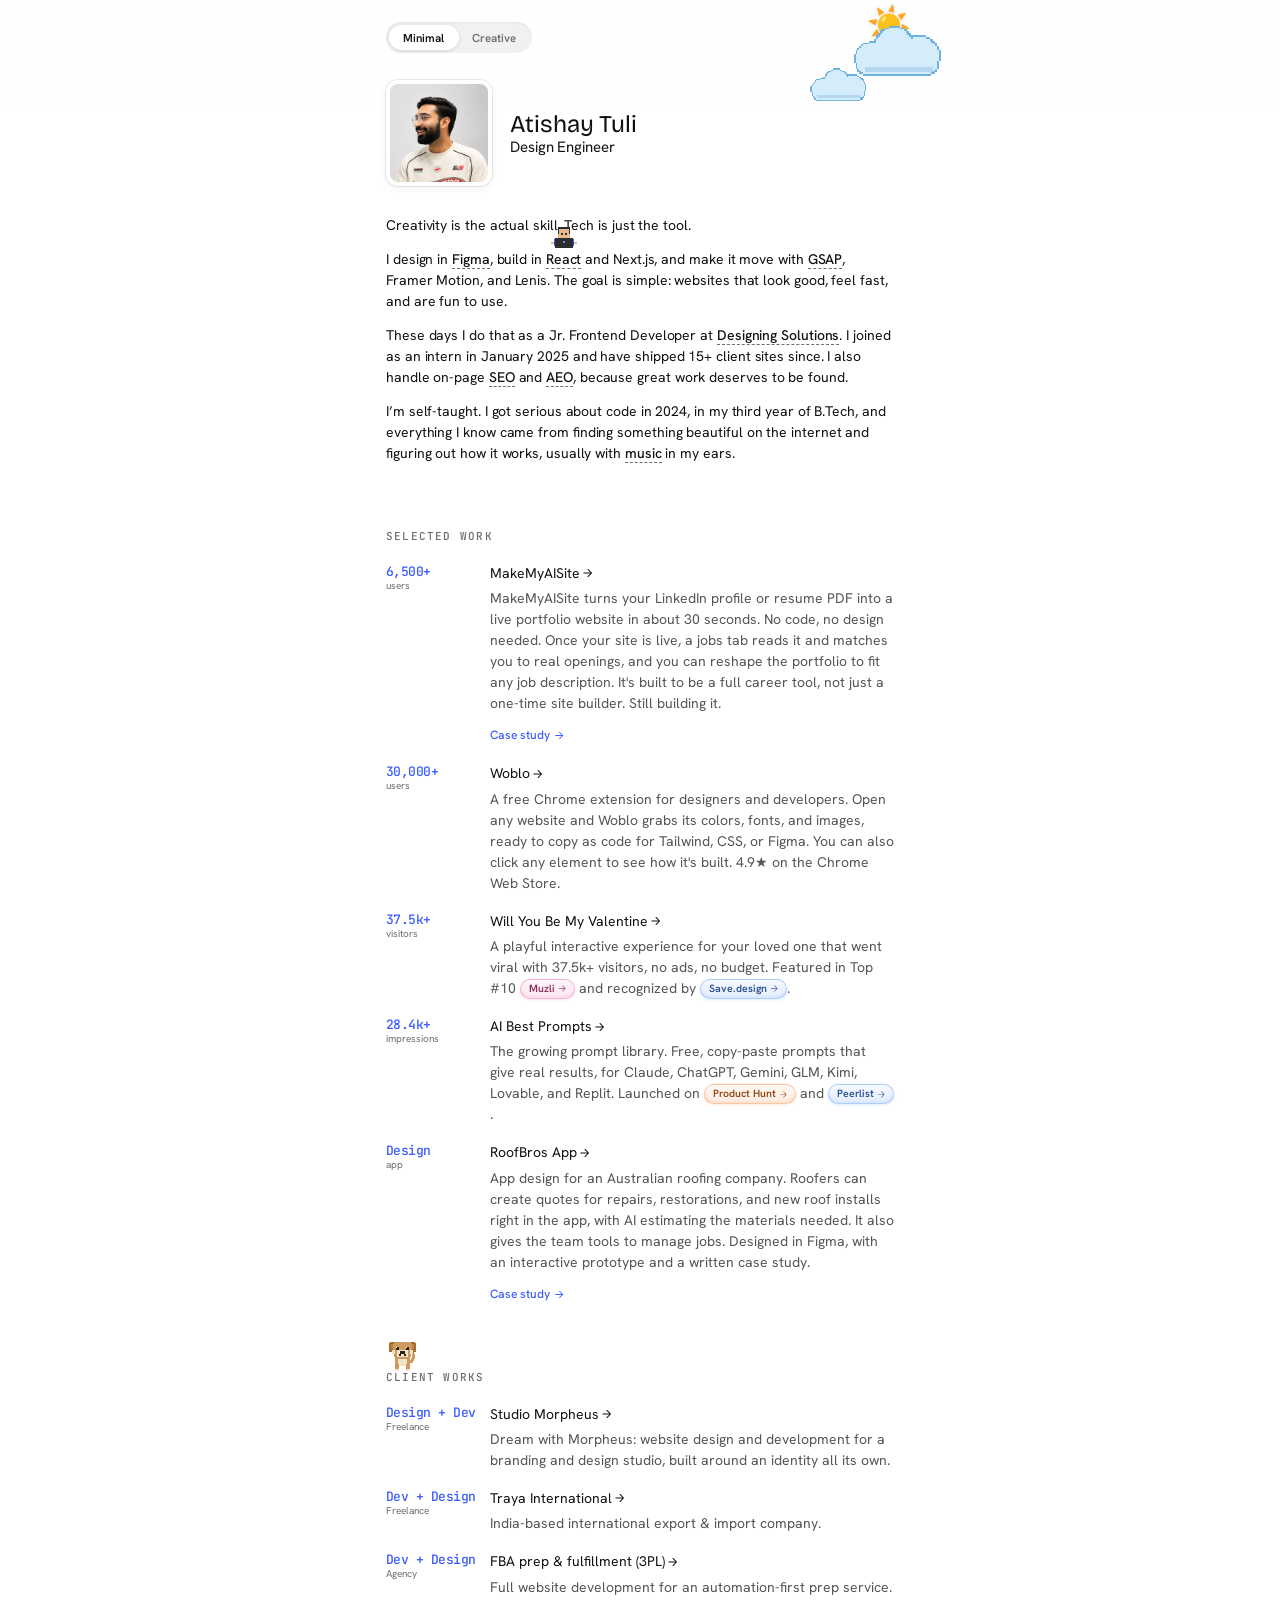
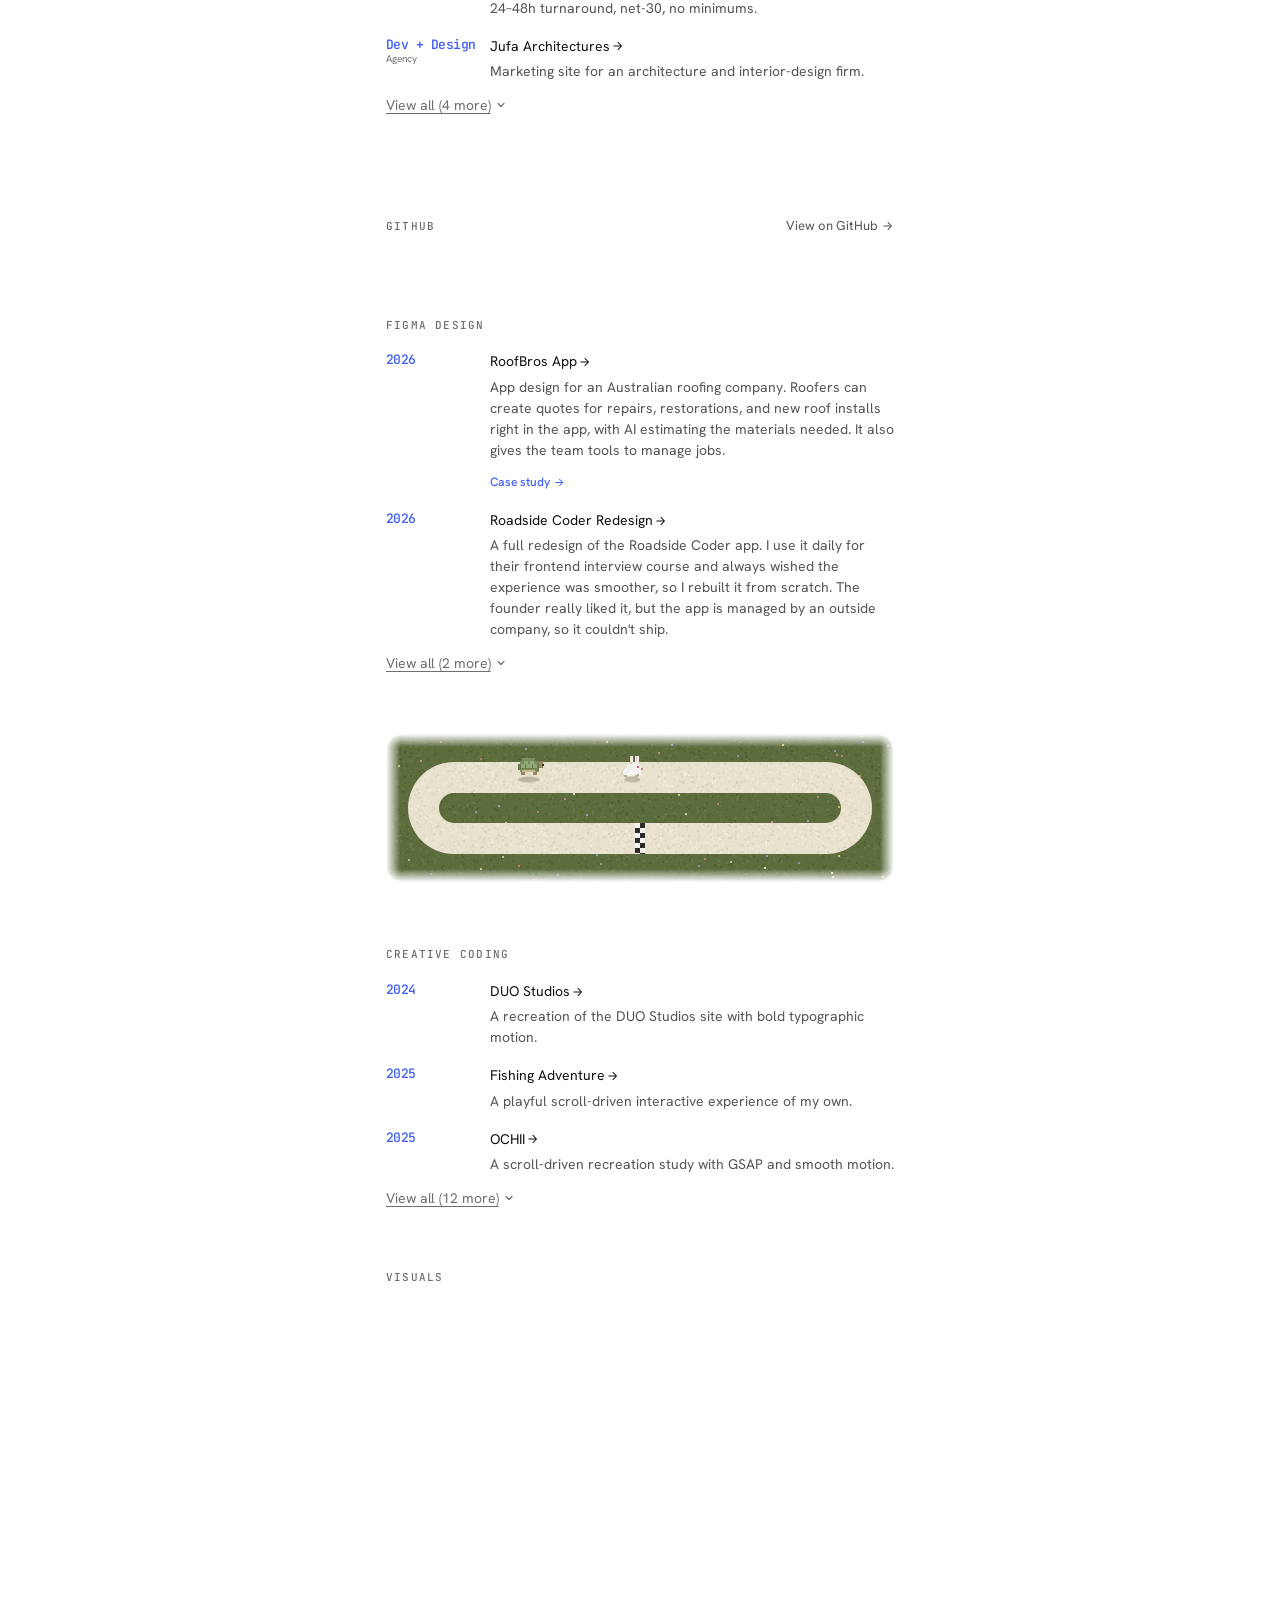
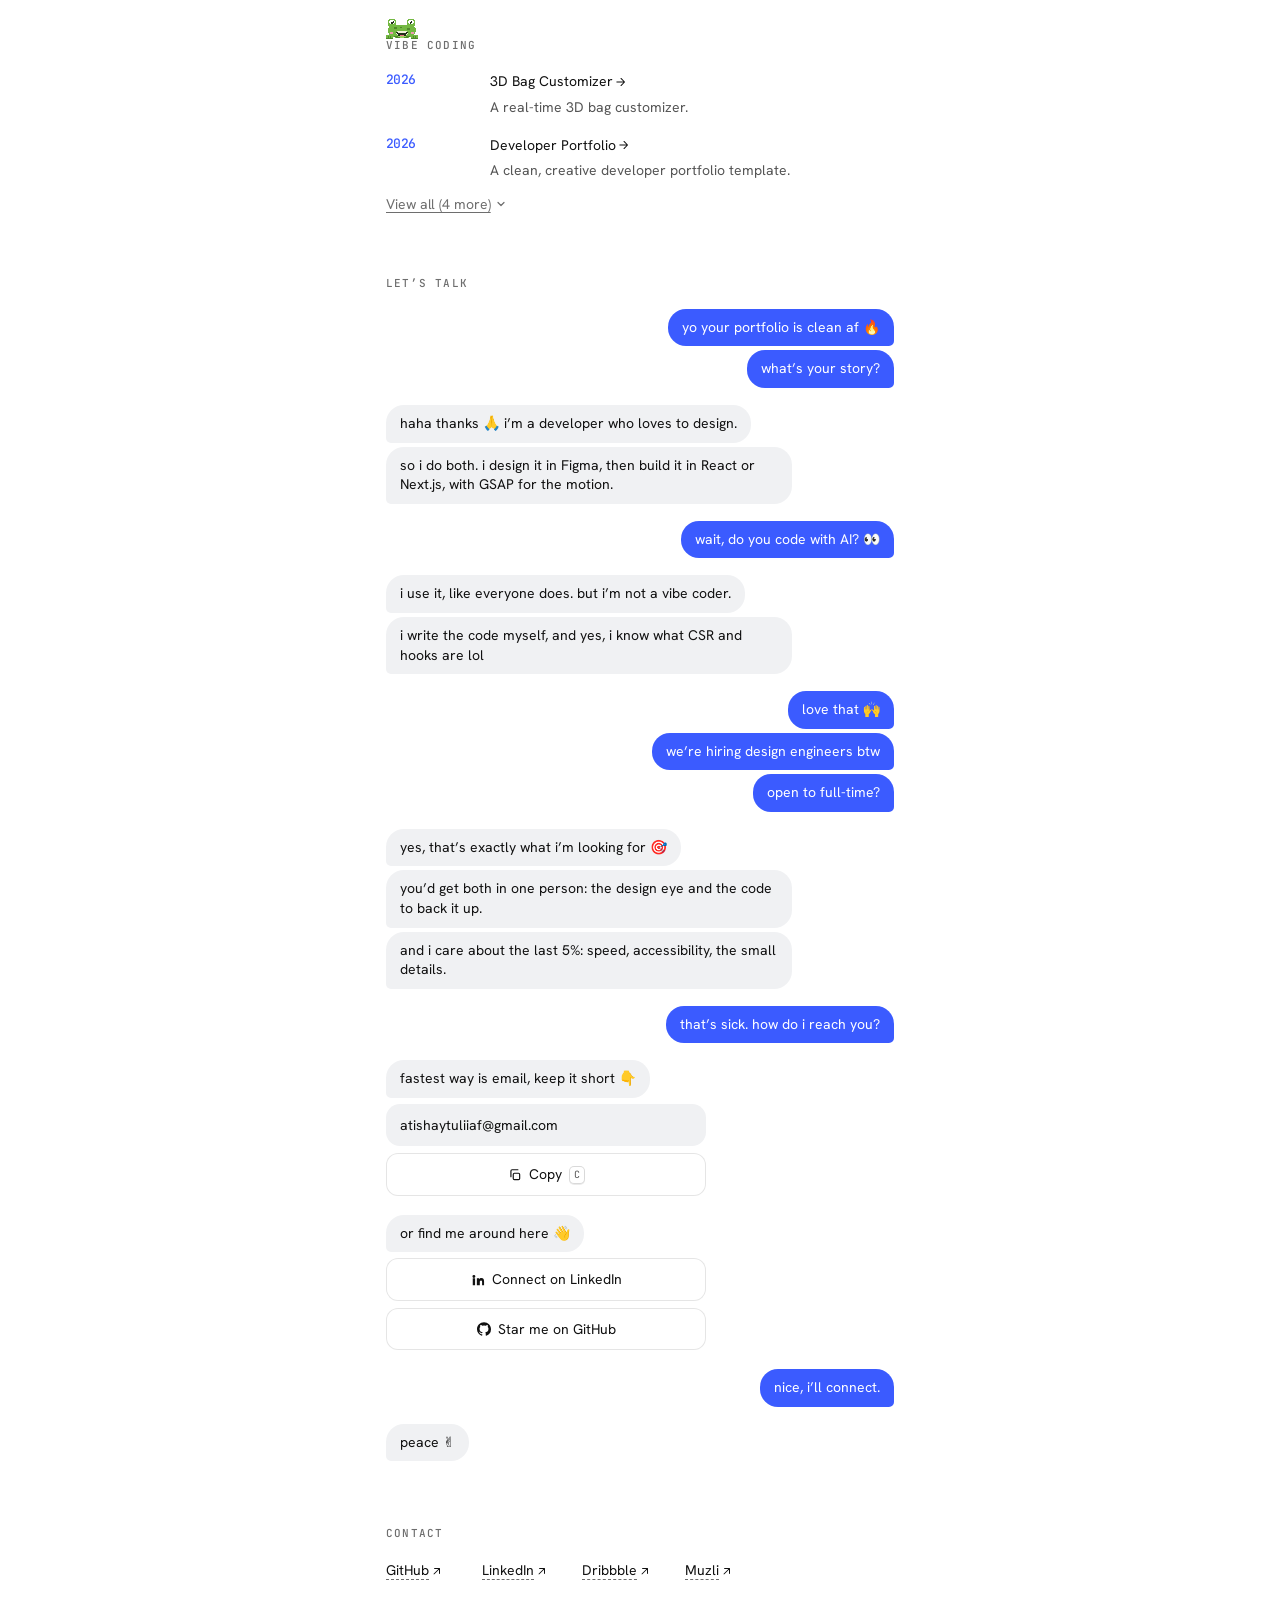
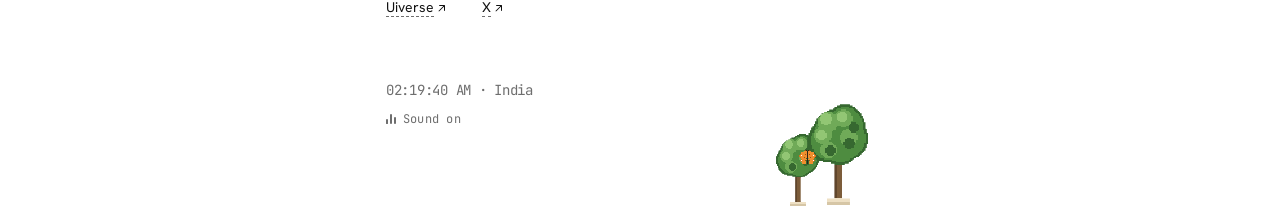
<file: index.html>
<!doctype html>
<html lang="en">
  <head>
    <meta charset="UTF-8" />
    <meta name="viewport" content="width=device-width, initial-scale=1" />
    <meta name="google-site-verification" content="LOUozVp54v3l2jfqAHTwyZ9s5MSRwTTTiTyPw17H6oQ" />
    <meta name="color-scheme" content="light dark" />
    <meta name="theme-color" content="#ffffff" media="(prefers-color-scheme: light)" />
    <meta name="theme-color" content="#0e0e12" media="(prefers-color-scheme: dark)" />
    <meta
      name="description"
      content="Atishay Tuli is a design engineer from India who designs in Figma, builds in React and Next.js, and animates with GSAP. Products used by 95,000+ people."
    />
    <meta
      name="keywords"
      content="Atishay Tuli, atishaytuli07, design engineer, design engineer portfolio, design engineer India, designer who codes, UI design, Figma, React, Next.js, GSAP, web animation, design systems"
    />
    <meta name="author" content="Atishay Tuli" />
    <meta name="robots" content="index, follow" />
    <meta
      property="og:title"
      content="Atishay Tuli · Design Engineer"
    />
    <meta
      property="og:description"
      content="Design engineer from India. I design in Figma, build in React and Next.js, and make it move with GSAP. 95,000+ people use what I ship."
    />
    <meta
      property="og:image"
      content="https://www.creativeatishay.in/images/og-image.png"
    />
    <meta property="og:image:width" content="1200" />
    <meta property="og:image:height" content="630" />
    <meta
      property="og:image:alt"
      content="Atishay Tuli, Design Engineer"
    />
    <meta property="og:url" content="https://www.creativeatishay.in" />
    <meta property="og:type" content="profile" />
    <meta property="og:site_name" content="Atishay Tuli" />
    <meta property="og:locale" content="en_IN" />
    <meta property="profile:first_name" content="Atishay" />
    <meta property="profile:last_name" content="Tuli" />
    <meta property="profile:username" content="atishaytuli07" />
    <meta name="twitter:card" content="summary_large_image" />
    <meta name="twitter:site" content="@atishaytuli07" />
    <meta name="twitter:creator" content="@atishaytuli07" />
    <meta
      name="twitter:title"
      content="Atishay Tuli · Design Engineer"
    />
    <meta
      name="twitter:description"
      content="Design engineer from India. I design in Figma, build in React and Next.js, and make it move with GSAP. 95,000+ people use what I ship."
    />
    <meta
      name="twitter:image"
      content="https://www.creativeatishay.in/images/og-image.png"
    />
    <title>Atishay Tuli · Design Engineer</title>
    <link rel="canonical" href="https://www.creativeatishay.in" />
    <link rel="icon" href="./images/favicon.png" type="image/png" />
    <link rel="apple-touch-icon" href="./images/favicon.png" />
    <link rel="stylesheet" href="./styles/style.css" />
    <!-- LCP element: the avatar is a CSS background-image, so the browser can't
         discover it until app.css parses. Preload it high-priority so it starts
         with the document -> the largest paint lands far sooner. -->
    <link rel="preload" as="image" href="./images/01.webp" fetchpriority="high" />
    <!-- Signature type system: Hanken Grotesk (body), Bricolage Grotesque
         (display), JetBrains Mono (metrics). Self-hosted (latin subset) so the
         fonts are on our own origin instead of the third-party critical path.
         Preload the two the above-the-fold text needs so they start with the
         document, not after the CSS parses. -->
    <link rel="preload" href="./fonts/hanken-grotesk-400.woff2" as="font" type="font/woff2" crossorigin />
    <link rel="preload" href="./fonts/bricolage-grotesque-400_800.woff2" as="font" type="font/woff2" crossorigin />
    <link rel="stylesheet" href="./styles/fonts.css" />

    <!-- Overrides: only the few things specific to this site (avatar image,
         making static project items visible since there is no JS animation). -->
    <link rel="stylesheet" href="./styles/app.css" />

    <!-- JSON-LD Structured Data -->
    <script type="application/ld+json">
      {
        "@context": "https://schema.org",
        "@type": "ProfilePage",
        "@id": "https://www.creativeatishay.in/#profile",
        "url": "https://www.creativeatishay.in",
        "name": "Atishay Tuli · Design Engineer",
        "dateModified": "2026-10-24",
        "mainEntity": {
          "@type": "Person",
          "@id": "https://www.creativeatishay.in/#person",
          "name": "Atishay Tuli",
          "alternateName": [
            "atishay",
            "atishaytuli",
            "atishaytuli07"
          ],
          "jobTitle": "Design Engineer",
          "hasOccupation": {
            "@type": "Occupation",
            "name": "Design Engineer",
            "occupationLocation": {
              "@type": "Country",
              "name": "India"
            },
            "skills": "UI design, Figma, design systems, React, Next.js, GSAP, web animation"
          },
          "description": "Atishay Tuli is a design engineer from India who designs interfaces in Figma and builds them in React and Next.js, with motion in GSAP. Jr. Frontend Developer at Designing Solutions since January 2025, with 15+ client sites shipped and products used by 95,000+ people.",
          "worksFor": {
            "@type": "Organization",
            "name": "Designing Solutions",
            "url": "https://www.designingsolutions.co.in"
          },
          "homeLocation": {
            "@type": "Country",
            "name": "India"
          },
          "url": "https://www.creativeatishay.in",
          "image": "https://www.creativeatishay.in/images/01.webp",
          "email": "mailto:atishaytuliiaf@gmail.com",
          "sameAs": [
            "https://github.com/atishaytuli07",
            "https://www.linkedin.com/in/atishaytuli07/",
            "https://x.com/atishaytuli07",
            "https://dribbble.com/atishaytuli07"
          ],
          "knowsAbout": [
            "Design Engineering",
            "UI Design",
            "Figma",
            "Design Systems",
            "Prototyping",
            "Frontend Development",
            "React",
            "Next.js",
            "GSAP",
            "Framer Motion",
            "Web Animation",
            "Tailwind CSS",
            "SEO",
            "Answer Engine Optimization"
          ]
        }
      }
    </script>
  </head>

  <body class="site-body">
    <a class="skip-link" href="#content">Skip to content</a>
    <svg width="0" height="0" aria-hidden="true" style="position:absolute;overflow:hidden"><symbol id="i-arrow" viewBox="0 0 12 12"><path d="M3.5 3C3.22386 3 3 3.22386 3 3.5C3 3.77614 3.22386 4 3.5 4V3ZM8.5 3.5H9C9 3.22386 8.77614 3 8.5 3V3.5ZM8 8.5C8 8.77614 8.22386 9 8.5 9C8.77614 9 9 8.77614 9 8.5H8ZM2.64645 8.64645C2.45118 8.84171 2.45118 9.15829 2.64645 9.35355C2.84171 9.54882 3.15829 9.54882 3.35355 9.35355L2.64645 8.64645ZM3.5 4H8.5V3H3.5V4ZM8 3.5V8.5H9V3.5H8ZM8.14645 3.14645L2.64645 8.64645L3.35355 9.35355L8.85355 3.85355L8.14645 3.14645Z" transform="rotate(45 6 6)"/></symbol></svg>
    <div class="page-shell">
      <main id="content" class="homepage" tabindex="-1">
        <!-- Mode toggle -->
        <div class="mode-toggle" role="group" aria-label="View mode">
          <span class="mode-thumb" aria-hidden="true"></span>
          <button
            class="mode-btn is-active"
            data-mode="minimal"
            type="button"
            aria-pressed="true"
          >
            Minimal
          </button>
          <button
            class="mode-btn"
            data-mode="creative"
            type="button"
            aria-pressed="false"
          >
            Creative
          </button>
        </div>
        <!-- Creative mode (shown only when toggled) -->
        <div class="creative-only">
          <section class="creative-hero">
            <div class="ch-top">
              <p class="ch-role">
                Design Engineer<br />2026 &middot; open to work
              </p>
            </div>
            <p class="ch-name"><span>Atishay</span><span>Tuli</span></p>
            <p class="ch-tag">I design it, build it, and make it move.</p>
            <p class="ch-blurb">
              Self-taught design engineer. My products have reached 95,000+
              people, and I&rsquo;ve built sites for clients across the globe.
              All designed and coded by me.
            </p>
            <span class="birds-nest" aria-hidden="true">
                <span class="bn-nest-back"><svg viewBox="0 0 72 30"><rect x="12" y="12" width="1" height="1" fill="#7e5f32"/><rect x="11" y="12" width="1" height="1" fill="#7e5f32"/><rect x="10" y="12" width="1" height="1" fill="#7e5f32"/><rect x="9" y="12" width="1" height="1" fill="#7e5f32"/><rect x="8" y="11" width="1" height="1" fill="#7e5f32"/><rect x="7" y="11" width="1" height="1" fill="#7e5f32"/><rect x="6" y="11" width="1" height="1" fill="#7e5f32"/><rect x="60" y="12" width="1" height="1" fill="#7e5f32"/><rect x="61" y="12" width="1" height="1" fill="#7e5f32"/><rect x="62" y="12" width="1" height="1" fill="#7e5f32"/><rect x="63" y="12" width="1" height="1" fill="#7e5f32"/><rect x="64" y="11" width="1" height="1" fill="#7e5f32"/><rect x="65" y="11" width="1" height="1" fill="#7e5f32"/><rect x="66" y="11" width="1" height="1" fill="#7e5f32"/><rect x="13" y="16" width="1" height="1" fill="#7e5f32"/><rect x="12" y="16" width="1" height="1" fill="#7e5f32"/><rect x="11" y="16" width="1" height="1" fill="#7e5f32"/><rect x="10" y="16" width="1" height="1" fill="#7e5f32"/><rect x="9" y="15" width="1" height="1" fill="#7e5f32"/><rect x="8" y="15" width="1" height="1" fill="#7e5f32"/><rect x="7" y="15" width="1" height="1" fill="#7e5f32"/><rect x="6" y="15" width="1" height="1" fill="#7e5f32"/><rect x="5" y="15" width="1" height="1" fill="#7e5f32"/><rect x="59" y="16" width="1" height="1" fill="#7e5f32"/><rect x="60" y="16" width="1" height="1" fill="#7e5f32"/><rect x="61" y="16" width="1" height="1" fill="#7e5f32"/><rect x="62" y="16" width="1" height="1" fill="#7e5f32"/><rect x="63" y="15" width="1" height="1" fill="#7e5f32"/><rect x="64" y="15" width="1" height="1" fill="#7e5f32"/><rect x="65" y="15" width="1" height="1" fill="#7e5f32"/><rect x="66" y="15" width="1" height="1" fill="#7e5f32"/><rect x="67" y="15" width="1" height="1" fill="#7e5f32"/><rect x="17" y="20" width="1" height="1" fill="#7e5f32"/><rect x="16" y="20" width="1" height="1" fill="#7e5f32"/><rect x="15" y="20" width="1" height="1" fill="#7e5f32"/><rect x="14" y="20" width="1" height="1" fill="#7e5f32"/><rect x="13" y="19" width="1" height="1" fill="#7e5f32"/><rect x="12" y="19" width="1" height="1" fill="#7e5f32"/><rect x="11" y="19" width="1" height="1" fill="#7e5f32"/><rect x="55" y="20" width="1" height="1" fill="#7e5f32"/><rect x="56" y="20" width="1" height="1" fill="#7e5f32"/><rect x="57" y="20" width="1" height="1" fill="#7e5f32"/><rect x="58" y="20" width="1" height="1" fill="#7e5f32"/><rect x="59" y="19" width="1" height="1" fill="#7e5f32"/><rect x="60" y="19" width="1" height="1" fill="#7e5f32"/><rect x="61" y="19" width="1" height="1" fill="#7e5f32"/><rect x="22" y="23" width="1" height="1" fill="#7e5f32"/><rect x="21" y="23" width="1" height="1" fill="#7e5f32"/><rect x="20" y="23" width="1" height="1" fill="#7e5f32"/><rect x="19" y="23" width="1" height="1" fill="#7e5f32"/><rect x="18" y="22" width="1" height="1" fill="#7e5f32"/><rect x="17" y="22" width="1" height="1" fill="#7e5f32"/><rect x="50" y="23" width="1" height="1" fill="#7e5f32"/><rect x="51" y="23" width="1" height="1" fill="#7e5f32"/><rect x="52" y="23" width="1" height="1" fill="#7e5f32"/><rect x="53" y="23" width="1" height="1" fill="#7e5f32"/><rect x="54" y="22" width="1" height="1" fill="#7e5f32"/><rect x="55" y="22" width="1" height="1" fill="#7e5f32"/><rect x="10" y="8" width="52" height="2" fill="#d8b876"/><rect x="10" y="10" width="52" height="2" fill="#d8b876"/><rect x="10" y="12" width="52" height="2" fill="#d8b876"/><rect x="12" y="14" width="48" height="2" fill="#d8b876"/><rect x="12" y="16" width="48" height="2" fill="#d8b876"/><rect x="14" y="18" width="44" height="2" fill="#bd9a55"/><rect x="16" y="20" width="40" height="2" fill="#bd9a55"/><rect x="18" y="22" width="36" height="2" fill="#bd9a55"/><rect x="20" y="24" width="32" height="2" fill="#9c7a42"/><rect x="24" y="26" width="24" height="2" fill="#9c7a42"/><rect x="17" y="8" width="38" height="2" fill="#6f5230"/><rect x="17" y="10" width="38" height="2" fill="#6f5230"/><rect x="11" y="8" width="3" height="1" fill="#eedaa6"/><rect x="15" y="8" width="4" height="1" fill="#bd9a55"/><rect x="20" y="8" width="5" height="1" fill="#9c7a42"/><rect x="26" y="8" width="3" height="1" fill="#eedaa6"/><rect x="30" y="8" width="4" height="1" fill="#d8b876"/><rect x="35" y="8" width="5" height="1" fill="#bd9a55"/><rect x="41" y="8" width="3" height="1" fill="#eedaa6"/><rect x="45" y="8" width="4" height="1" fill="#bd9a55"/><rect x="50" y="8" width="5" height="1" fill="#9c7a42"/><rect x="56" y="8" width="3" height="1" fill="#eedaa6"/><rect x="11" y="10" width="4" height="1" fill="#9c7a42"/><rect x="16" y="10" width="5" height="1" fill="#eedaa6"/><rect x="22" y="10" width="3" height="1" fill="#d8b876"/><rect x="26" y="10" width="4" height="1" fill="#bd9a55"/><rect x="31" y="10" width="5" height="1" fill="#eedaa6"/><rect x="37" y="10" width="3" height="1" fill="#bd9a55"/><rect x="41" y="10" width="4" height="1" fill="#9c7a42"/><rect x="46" y="10" width="5" height="1" fill="#eedaa6"/><rect x="52" y="10" width="3" height="1" fill="#d8b876"/><rect x="56" y="10" width="4" height="1" fill="#bd9a55"/><rect x="11" y="12" width="5" height="1" fill="#d8b876"/><rect x="17" y="12" width="3" height="1" fill="#bd9a55"/><rect x="21" y="12" width="4" height="1" fill="#eedaa6"/><rect x="26" y="12" width="5" height="1" fill="#bd9a55"/><rect x="32" y="12" width="3" height="1" fill="#9c7a42"/><rect x="36" y="12" width="4" height="1" fill="#eedaa6"/><rect x="41" y="12" width="5" height="1" fill="#d8b876"/><rect x="47" y="12" width="3" height="1" fill="#bd9a55"/><rect x="51" y="12" width="4" height="1" fill="#eedaa6"/><rect x="56" y="12" width="5" height="1" fill="#bd9a55"/><rect x="13" y="14" width="3" height="1" fill="#eedaa6"/><rect x="17" y="14" width="4" height="1" fill="#bd9a55"/><rect x="22" y="14" width="5" height="1" fill="#9c7a42"/><rect x="28" y="14" width="3" height="1" fill="#eedaa6"/><rect x="32" y="14" width="4" height="1" fill="#d8b876"/><rect x="37" y="14" width="5" height="1" fill="#bd9a55"/><rect x="43" y="14" width="3" height="1" fill="#eedaa6"/><rect x="47" y="14" width="4" height="1" fill="#bd9a55"/><rect x="52" y="14" width="5" height="1" fill="#9c7a42"/><rect x="13" y="16" width="4" height="1" fill="#9c7a42"/><rect x="18" y="16" width="5" height="1" fill="#eedaa6"/><rect x="24" y="16" width="3" height="1" fill="#d8b876"/><rect x="28" y="16" width="4" height="1" fill="#bd9a55"/><rect x="33" y="16" width="5" height="1" fill="#eedaa6"/><rect x="39" y="16" width="3" height="1" fill="#bd9a55"/><rect x="43" y="16" width="4" height="1" fill="#9c7a42"/><rect x="48" y="16" width="5" height="1" fill="#eedaa6"/><rect x="54" y="16" width="3" height="1" fill="#d8b876"/><rect x="15" y="18" width="5" height="1" fill="#d8b876"/><rect x="21" y="18" width="3" height="1" fill="#bd9a55"/><rect x="25" y="18" width="4" height="1" fill="#eedaa6"/><rect x="30" y="18" width="5" height="1" fill="#bd9a55"/><rect x="36" y="18" width="3" height="1" fill="#9c7a42"/><rect x="40" y="18" width="4" height="1" fill="#eedaa6"/><rect x="45" y="18" width="5" height="1" fill="#d8b876"/><rect x="51" y="18" width="3" height="1" fill="#bd9a55"/><rect x="55" y="18" width="2" height="1" fill="#eedaa6"/><rect x="17" y="20" width="3" height="1" fill="#eedaa6"/><rect x="21" y="20" width="4" height="1" fill="#bd9a55"/><rect x="26" y="20" width="5" height="1" fill="#9c7a42"/><rect x="32" y="20" width="3" height="1" fill="#eedaa6"/><rect x="36" y="20" width="4" height="1" fill="#d8b876"/><rect x="41" y="20" width="5" height="1" fill="#bd9a55"/><rect x="47" y="20" width="3" height="1" fill="#eedaa6"/><rect x="51" y="20" width="4" height="1" fill="#bd9a55"/><rect x="19" y="22" width="4" height="1" fill="#9c7a42"/><rect x="24" y="22" width="5" height="1" fill="#eedaa6"/><rect x="30" y="22" width="3" height="1" fill="#d8b876"/><rect x="34" y="22" width="4" height="1" fill="#bd9a55"/><rect x="39" y="22" width="5" height="1" fill="#eedaa6"/><rect x="45" y="22" width="3" height="1" fill="#bd9a55"/><rect x="49" y="22" width="4" height="1" fill="#9c7a42"/><rect x="21" y="24" width="5" height="1" fill="#d8b876"/><rect x="27" y="24" width="3" height="1" fill="#bd9a55"/><rect x="31" y="24" width="4" height="1" fill="#eedaa6"/><rect x="36" y="24" width="5" height="1" fill="#bd9a55"/><rect x="42" y="24" width="3" height="1" fill="#9c7a42"/><rect x="46" y="24" width="4" height="1" fill="#eedaa6"/><rect x="25" y="26" width="3" height="1" fill="#eedaa6"/><rect x="29" y="26" width="4" height="1" fill="#bd9a55"/><rect x="34" y="26" width="5" height="1" fill="#9c7a42"/><rect x="40" y="26" width="3" height="1" fill="#eedaa6"/><rect x="44" y="26" width="3" height="1" fill="#d8b876"/><rect x="13" y="9" width="1" height="1" fill="#7e5f32"/><rect x="13" y="8" width="1" height="1" fill="#7e5f32"/><rect x="13" y="7" width="1" height="1" fill="#7e5f32"/><rect x="13" y="6" width="1" height="1" fill="#7e5f32"/><rect x="18" y="9" width="1" height="1" fill="#9c7a42"/><rect x="18" y="8" width="1" height="1" fill="#9c7a42"/><rect x="18" y="7" width="1" height="1" fill="#9c7a42"/><rect x="18" y="6" width="1" height="1" fill="#9c7a42"/><rect x="18" y="5" width="1" height="1" fill="#9c7a42"/><rect x="23" y="9" width="1" height="1" fill="#7e5f32"/><rect x="23" y="8" width="1" height="1" fill="#7e5f32"/><rect x="23" y="7" width="1" height="1" fill="#7e5f32"/><rect x="29" y="9" width="1" height="1" fill="#7e5f32"/><rect x="29" y="8" width="1" height="1" fill="#7e5f32"/><rect x="29" y="7" width="1" height="1" fill="#7e5f32"/><rect x="29" y="6" width="1" height="1" fill="#7e5f32"/><rect x="29" y="5" width="1" height="1" fill="#7e5f32"/><rect x="30" y="4" width="1" height="1" fill="#7e5f32"/><rect x="35" y="9" width="1" height="1" fill="#7e5f32"/><rect x="35" y="8" width="1" height="1" fill="#7e5f32"/><rect x="35" y="7" width="1" height="1" fill="#7e5f32"/><rect x="35" y="6" width="1" height="1" fill="#7e5f32"/><rect x="41" y="9" width="1" height="1" fill="#7e5f32"/><rect x="41" y="8" width="1" height="1" fill="#7e5f32"/><rect x="41" y="7" width="1" height="1" fill="#7e5f32"/><rect x="41" y="6" width="1" height="1" fill="#7e5f32"/><rect x="41" y="5" width="1" height="1" fill="#7e5f32"/><rect x="46" y="9" width="1" height="1" fill="#9c7a42"/><rect x="46" y="8" width="1" height="1" fill="#9c7a42"/><rect x="46" y="7" width="1" height="1" fill="#9c7a42"/><rect x="52" y="9" width="1" height="1" fill="#9c7a42"/><rect x="52" y="8" width="1" height="1" fill="#9c7a42"/><rect x="52" y="7" width="1" height="1" fill="#9c7a42"/><rect x="52" y="6" width="1" height="1" fill="#9c7a42"/><rect x="52" y="5" width="1" height="1" fill="#9c7a42"/><rect x="57" y="9" width="1" height="1" fill="#7e5f32"/><rect x="57" y="8" width="1" height="1" fill="#7e5f32"/><rect x="57" y="7" width="1" height="1" fill="#7e5f32"/></svg></span>
                <span class="bn-baby bn-baby-1"><span class="bn-strip"></span></span>
                <span class="bn-worm" aria-hidden="true"><svg viewBox="0 0 10 12"><rect x="4" y="0" width="3" height="2" fill="#e2658a"/><rect x="5" y="2" width="3" height="2" fill="#ef7fa0"/><rect x="3" y="4" width="3" height="2" fill="#ef7fa0"/><rect x="5" y="6" width="3" height="2" fill="#e2658a"/><rect x="4" y="8" width="3" height="2" fill="#ef7fa0"/><rect x="4" y="10" width="2" height="2" fill="#cf5378"/><rect x="5" y="0" width="1" height="1" fill="#fff"/></svg></span>
                <span class="bn-baby bn-baby-2"><span class="bn-strip"></span></span>
              </span>
          </section>
          <section class="folders" aria-label="Work">
            <button
              class="folder"
              data-cat="products"
              type="button"
              style="--img1: url('../images/folders/valentine.webp'); --img2: url('../images/folders/mosaic.webp'); --img3: url('../images/folders/woblo.webp')"
            >
              <span class="folder-sheets" aria-hidden="true"><span class="fsheet fsheet-1"></span><span class="fsheet fsheet-2"></span><span class="fsheet fsheet-3"></span></span><span class="folder-front"><span class="folder-tabzone" aria-hidden="true"><span class="fchip"><img src="./images/favicons/willyoubmyvalentine-vercel-app.png" alt="" loading="lazy" width="14" height="14" /></span><span class="fchip"><img src="./images/favicons/www-aibestprompts-in.png" alt="" loading="lazy" width="14" height="14" /></span></span><span class="folder-label">
                <span class="folder-name">Products</span>
                <span class="folder-sub">7 shipped</span>
                <span class="folder-desc">Tools I designed and shipped.</span>
              </span></span>
            </button>
            <button
              class="folder"
              data-cat="projects"
              type="button"
              style="--img1: url('../images/folders/projects.webp'); --img2: url('../images/folders/bestcodereview.webp'); --img3: url('../images/folders/adorechat.webp')"
            >
              <span class="folder-sheets" aria-hidden="true"><span class="fsheet fsheet-1"></span><span class="fsheet fsheet-2"></span><span class="fsheet fsheet-3"></span></span><span class="folder-front"><span class="folder-tabzone" aria-hidden="true"><span class="fchip"><img src="./images/favicons/www-makemyaisite-com.png" alt="" loading="lazy" width="14" height="14" /></span><span class="fchip"><img src="./images/favicons/bestcodereview-vercel-app.png" alt="" loading="lazy" width="14" height="14" /></span></span><span class="folder-label">
                <span class="folder-name">Full-stack projects</span>
                <span class="folder-sub">8 builds</span>
                <span class="folder-desc">Bigger builds with a backend: logins, payments, AI, and databases.</span>
              </span></span>
            </button>
            <button
              class="folder"
              data-cat="clientworks"
              type="button"
              style="--img1: url('../images/folders/clientworks.webp'); --img2: url('../images/folders/menahomes.webp'); --img3: url('../images/folders/mihprosapp.webp')"
            >
              <span class="folder-sheets" aria-hidden="true"><span class="fsheet fsheet-1"></span><span class="fsheet fsheet-2"></span><span class="fsheet fsheet-3"></span></span><span class="folder-front"><span class="folder-tabzone" aria-hidden="true"><span class="fchip"><img src="./images/favicons/menahomes-ae.png" alt="" loading="lazy" width="14" height="14" /></span><span class="fchip"><img src="./images/favicons/mihprosapp-com.png" alt="" loading="lazy" width="14" height="14" /></span></span><span class="folder-label">
                <span class="folder-name">Client works</span>
                <span class="folder-sub">18 delivered</span>
                <span class="folder-desc">Paid work for real businesses across the US, UAE, Australia and India.</span>
              </span></span>
            </button>
            <button
              class="folder"
              data-cat="figma"
              type="button"
              style="--img1: url('../images/folders/figma.webp'); --img2: url('../images/folders/hkl-site.webp'); --img3: url('../images/folders/figma.webp')"
            >
              <span class="folder-sheets" aria-hidden="true"><span class="fsheet fsheet-1"></span><span class="fsheet fsheet-2"></span><span class="fsheet fsheet-3"></span></span><span class="folder-front"><span class="folder-tabzone" aria-hidden="true"><span class="fchip"><img src="./images/favicons/www-figma-com.png" alt="" loading="lazy" width="14" height="14" /></span><span class="fchip"><img src="./images/favicons/logo-roofbros.png" alt="" loading="lazy" width="14" height="14" /></span></span><span class="folder-label">
                <span class="folder-name">Figma Design</span>
                <span class="folder-sub">4 designs</span>
                <span class="folder-desc">App and product design done in Figma, most of it written up as a case study.</span>
              </span></span>
            </button>
            <button
              class="folder"
              data-cat="creative"
              type="button"
              style="--img1: url('../images/folders/creative.webp'); --img2: url('../images/folders/exoape.webp'); --img3: url('../images/folders/pourmojito.webp')"
            >
              <span class="folder-sheets" aria-hidden="true"><span class="fsheet fsheet-1"></span><span class="fsheet fsheet-2"></span><span class="fsheet fsheet-3"></span></span><span class="folder-front"><span class="folder-tabzone" aria-hidden="true"><span class="fchip"><img src="./images/favicons/pourmojito-vercel-app.png" alt="" loading="lazy" width="14" height="14" /></span><span class="fchip"><img src="./images/favicons/dozestudios-netlify-app.png" alt="" loading="lazy" width="14" height="14" /></span></span><span class="folder-label">
                <span class="folder-name">Creative coding</span>
                <span class="folder-sub">10+ recreations</span>
                <span class="folder-desc">Recreations of sites I admired, rebuilt from scratch to learn how they work.</span>
              </span></span>
            </button>
            <!-- Vibe coding + Open source folders: hidden for now. Remove this comment wrapper to bring it back.
            <button
              class="folder"
              data-cat="vibe"
              type="button"
              style="--img1: url('../images/folders/vibe.webp'); --img2: url('../images/folders/creative-style.webp'); --img3: url('../images/folders/funa.webp')"
            >
              <span class="folder-sheets" aria-hidden="true"><span class="fsheet fsheet-1"></span><span class="fsheet fsheet-2"></span><span class="fsheet fsheet-3"></span></span><span class="folder-front"><span class="folder-tabzone" aria-hidden="true"><span class="fchip"><img src="./images/favicons/ai-claude.png" alt="" loading="lazy" width="14" height="14" /></span><span class="fchip"><img src="./images/favicons/ai-chatgpt.png" alt="" loading="lazy" width="14" height="14" /></span></span><span class="folder-label">
                <span class="folder-name">Vibe coding</span>
                <span class="folder-sub">6 builds</span>
                <span class="folder-desc">Sites built by prompting rather than typing. The direction and taste are mine.</span>
              </span></span>
            </button>
            <button
              class="folder"
              data-cat="opensource"
              type="button"
              style="--img1: url('../images/folders/designmd.webp'); --img2: url('../images/folders/volunteer.webp'); --img3: url('../images/folders/designmd.webp')"
            >
              <span class="folder-sheets" aria-hidden="true"><span class="fsheet fsheet-1"></span><span class="fsheet fsheet-2"></span><span class="fsheet fsheet-3"></span></span><span class="folder-front"><span class="folder-tabzone" aria-hidden="true"><span class="fchip"><img src="./images/favicons/github-com.png" alt="" loading="lazy" width="14" height="14" /></span><span class="fchip"><img src="./images/favicons/design-md-1047885385938-asia-south2-run-app.png" alt="" loading="lazy" width="14" height="14" /></span></span><span class="folder-label">
                <span class="folder-name">Open source</span>
                <span class="folder-sub">2 repos</span>
                <span class="folder-desc">Code that is public, readable, and starred by strangers.</span>
              </span></span>
            </button>
            -->
            <button
              class="folder"
              data-cat="fun"
              type="button"
              style="--img1: url('../images/photos/peeeepspop.webp'); --img2: url('../images/photos/stfu.webp'); --img3: url('../images/photos/peeeepspop.webp')"
            >
              <span class="folder-sheets" aria-hidden="true"><span class="fsheet fsheet-1"></span><span class="fsheet fsheet-2"></span><span class="fsheet fsheet-3"></span></span><span class="folder-front"><span class="folder-tabzone" aria-hidden="true"><span class="fchip"><img src="./images/favicons/site-peeeeps.png" alt="" loading="lazy" width="14" height="14" /></span><span class="fchip"><img src="./images/favicons/site-kanjak.svg" alt="" loading="lazy" width="14" height="14" /></span></span><span class="folder-label">
                <span class="folder-name">Just for fun</span>
                <span class="folder-sub">3 experiments</span>
                <span class="folder-desc">No brief, no client, no reason. One of them got featured anyway.</span>
              </span></span>
            </button>
            <button
              class="folder"
              data-cat="wins"
              type="button"
              style="--img1: url('../images/achievements/lighthouse-100.webp'); --img2: url('../images/achievements/ddr-portfolio-of-the-day.webp'); --img3: url('../images/achievements/muzli-portfolio-trending.webp')"
            >
              <span class="folder-sheets" aria-hidden="true"><span class="fsheet fsheet-1"></span><span class="fsheet fsheet-2"></span><span class="fsheet fsheet-3"></span></span><span class="folder-front"><span class="folder-tabzone" aria-hidden="true"><span class="fchip"><img src="./images/favicons/logo-woblo.png" alt="" loading="lazy" width="14" height="14" /></span><span class="fchip"><img src="./images/favicons/www-linkedin-com.png" alt="" loading="lazy" width="14" height="14" /></span></span><span class="folder-label">
                <span class="folder-name">Achievements</span>
                <span class="folder-sub">13 receipts</span>
                <span class="folder-desc">The numbers, plus screenshots of every feature and trending moment.</span>
              </span></span>
            </button>
          </section>
          <div class="folder-views">
            <!-- ============ Products ============ -->
            <div class="folder-view" data-cat="products" hidden>
              <button class="fv-back" type="button">
                <span aria-hidden="true">&larr;</span> All work
              </button>
              <div class="fv-head">
                <h2 class="fv-title">Products</h2>
                <p class="fv-desc">
                  Tools I designed and shipped. A couple of them took off.
                </p>
              </div>
              <div class="fv-grid">
                <a
                  class="fv-card"
                  href="https://willyoubmyvalentine.vercel.app"
                  target="_blank"
                  rel="noopener noreferrer"
                  ><span class="fv-card-icon" aria-hidden="true"><img class="fv-fav" src="./images/favicons/willyoubmyvalentine-vercel-app.png" alt="" loading="lazy" decoding="async" width="64" height="64" /></span
                  ><span class="fv-card-text"
                    ><span class="fv-card-name">Will You Be My Valentine</span
                    ><span class="fv-card-desc">A playful interactive experience for your loved one that went viral with 37.5k+ visitors, no ads, no budget. Featured in Top #10 on Muzli and recognized by Save.design.</span
                    ><span class="fv-card-meta">37.5k+ visitors &middot; went viral</span></span
                  ><span class="fv-card-arrow" aria-hidden="true"
                    ><svg width="13" height="13" viewBox="0 0 12 12" fill="none"><use href="#i-arrow" fill="currentColor"/></svg></span
                ></a>
                <a
                  class="fv-card"
                  href="https://woblo.in"
                  target="_blank"
                  rel="noopener noreferrer"
                  ><span class="fv-card-icon" aria-hidden="true"><img class="fv-fav" src="./images/favicons/logo-woblo.png" alt="" loading="lazy" decoding="async" width="64" height="64" /></span
                  ><span class="fv-card-text"
                    ><span class="fv-card-name">Woblo</span
                    ><span class="fv-card-desc">A free Chrome extension for designers and developers. Open any website and Woblo grabs its colors, fonts, and images, ready to copy as code for Tailwind, CSS, or Figma. You can also click any element to see how it&rsquo;s built.</span
                    ><span class="fv-card-meta">30,000+ users &middot; 4.9&#9733; on the Chrome Web Store</span></span
                  ><span class="fv-card-arrow" aria-hidden="true"
                    ><svg width="13" height="13" viewBox="0 0 12 12" fill="none"><use href="#i-arrow" fill="currentColor"/></svg></span
                ></a>
                <a
                  class="fv-card"
                  href="https://www.aibestprompts.in"
                  target="_blank"
                  rel="noopener noreferrer"
                  ><span class="fv-card-icon" aria-hidden="true"><img class="fv-fav" src="./images/favicons/www-aibestprompts-in.png" alt="" loading="lazy" decoding="async" width="64" height="64" /></span
                  ><span class="fv-card-text"
                    ><span class="fv-card-name">AI Best Prompts</span
                    ><span class="fv-card-desc">The growing prompt library. Free, copy-paste prompts that give real results, for Claude, ChatGPT, Gemini, GLM, Kimi, Lovable, and Replit. Launched on Product Hunt and Peerlist.</span
                    ><span class="fv-card-meta">28.4k+ Google impressions &middot; Product Hunt</span></span
                  ><span class="fv-card-arrow" aria-hidden="true"
                    ><svg width="13" height="13" viewBox="0 0 12 12" fill="none"><use href="#i-arrow" fill="currentColor"/></svg></span
                ></a>
                <a
                  class="fv-card"
                  href="https://www.mosaiceffect.in"
                  target="_blank"
                  rel="noopener noreferrer"
                  ><span class="fv-card-icon" aria-hidden="true"><img class="fv-fav" src="./images/favicons/www-mosaiceffect-in.png" alt="" loading="lazy" decoding="async" width="64" height="64" /></span
                  ><span class="fv-card-text"
                    ><span class="fv-card-name">Mosaic Effect Tool</span
                    ><span class="fv-card-desc">Turn any image into a mosaic of circles or squares. Custom physics for smooth mouse interactions and particle effects. Built with React, Canvas, and Tailwind.</span
                    ><span class="fv-card-meta">React &middot; Canvas</span></span
                  ><span class="fv-card-arrow" aria-hidden="true"
                    ><svg width="13" height="13" viewBox="0 0 12 12" fill="none"><use href="#i-arrow" fill="currentColor"/></svg></span
                ></a>
                <a
                  class="fv-card"
                  href="https://oopshubby.vercel.app"
                  target="_blank"
                  rel="noopener noreferrer"
                  ><span class="fv-card-icon" aria-hidden="true"><img class="fv-fav" src="./images/favicons/oopshubby-vercel-app.png" alt="" loading="lazy" decoding="async" width="64" height="64" /></span
                  ><span class="fv-card-text"
                    ><span class="fv-card-name">Oops Hubby</span
                    ><span class="fv-card-desc">A playful AI tool that generates creative excuses for husbands in all situations. For those moments when honesty isn&rsquo;t the best policy. Built with Next.js and Tailwind. Launched on Product Hunt.</span
                    ><span class="fv-card-meta">2,500+ visitors &middot; Product Hunt</span></span
                  ><span class="fv-card-arrow" aria-hidden="true"
                    ><svg width="13" height="13" viewBox="0 0 12 12" fill="none"><use href="#i-arrow" fill="currentColor"/></svg></span
                ></a>
                <a
                  class="fv-card"
                  href="https://annotationsdocs.vercel.app"
                  target="_blank"
                  rel="noopener noreferrer"
                  ><span class="fv-card-icon fv-card-icon--dark" aria-hidden="true"><img class="fv-fav" src="./images/favicons/site-annotations.png" alt="" loading="lazy" decoding="async" width="64" height="64" /></span
                  ><span class="fv-card-text"
                    ><span class="fv-card-name">Annotations</span
                    ><span class="fv-card-desc">A minimal sticky notes app. Create notes anywhere on the screen, drag them, change colors, download as .txt. Nothing extra.</span
                    ><span class="fv-card-meta">Productivity</span></span
                  ><span class="fv-card-arrow" aria-hidden="true"
                    ><svg width="13" height="13" viewBox="0 0 12 12" fill="none"><use href="#i-arrow" fill="currentColor"/></svg></span
                ></a>
                <a
                  class="fv-card"
                  href="https://atishaytuli07.github.io/autographica"
                  target="_blank"
                  rel="noopener noreferrer"
                  ><span class="fv-card-icon" aria-hidden="true"><img class="fv-fav" src="./images/favicons/site-autographica.png" alt="" loading="lazy" decoding="async" width="64" height="64" /></span
                  ><span class="fv-card-text"
                    ><span class="fv-card-name">Autographica</span
                    ><span class="fv-card-desc">Draw, customize, and save your signature instantly. Adjust pen style, background, export as PNG or JPG.</span
                    ><span class="fv-card-meta">Free tool</span></span
                  ><span class="fv-card-arrow" aria-hidden="true"
                    ><svg width="13" height="13" viewBox="0 0 12 12" fill="none"><use href="#i-arrow" fill="currentColor"/></svg></span
                ></a>
              </div>
            </div>
            <!-- ============ Full-stack projects ============ -->
            <div class="folder-view" data-cat="projects" hidden>
              <button class="fv-back" type="button">
                <span aria-hidden="true">&larr;</span> All work
              </button>
              <div class="fv-head">
                <h2 class="fv-title">Full-stack projects</h2>
                <p class="fv-desc">
                  The bigger builds, the ones with a backend behind them:
                  accounts, payments, AI, and databases.
                </p>
              </div>
              <div class="fv-grid">
                <div class="fv-card-group"><a
                  class="fv-card"
                  href="https://www.makemyaisite.com/"
                  target="_blank"
                  rel="noopener noreferrer"
                  ><span class="fv-card-icon" aria-hidden="true"><img class="fv-fav" src="./images/favicons/www-makemyaisite-com.png" alt="" loading="lazy" decoding="async" width="64" height="64" /></span
                  ><span class="fv-card-text"
                    ><span class="fv-card-name">MakeMyAISite</span
                    ><span class="fv-card-desc">MakeMyAISite turns your LinkedIn profile or resume PDF into a live portfolio website in about 30 seconds. No code, no design needed. Once your site is live, a jobs tab reads it and matches you to real openings, and you can reshape the portfolio to fit any job description. It&rsquo;s built to be a full career tool, not just a one-time site builder. Still building it.</span
                    ><span class="fv-card-meta">40,000+ visitors &middot; 6,500+ users &middot; #2 on Google</span></span
                  ><span class="fv-card-arrow" aria-hidden="true"
                    ><svg width="13" height="13" viewBox="0 0 12 12" fill="none"><use href="#i-arrow" fill="currentColor"/></svg></span
                ></a><a class="case-study-link fv-case-study" href="https://app.notion.com/p/MakeMyAISite-36dc31e57d75803dae3cc619b7e62f1b?source=copy_link" target="_blank" rel="noopener noreferrer">Case study <svg width="11" height="11" viewBox="0 0 12 12" fill="none" aria-hidden="true"><use href="#i-arrow" fill="currentColor"/></svg></a></div>
                <a
                  class="fv-card"
                  href="https://github.com/atishaytuli07/ai-chef"
                  target="_blank"
                  rel="noopener noreferrer"
                  ><span class="fv-card-icon" aria-hidden="true"><img class="fv-fav" src="./images/favicons/github-com.png" alt="" loading="lazy" decoding="async" width="64" height="64" /></span
                  ><span class="fv-card-text"
                    ><span class="fv-card-name">Served AI Chef</span
                    ><span class="fv-card-desc">Served AI Chef turns a photo of your fridge or pantry into recipes. Take a photo or upload one and it shows you what you can cook right now, with step-by-step instructions. Add another ingredient and it shows what else you could make. You also get new recipes every day, plus popular dishes from around the world, matched to your taste.</span
                    ><span class="fv-card-meta">2026</span></span
                  ><span class="fv-card-arrow" aria-hidden="true"
                    ><svg width="13" height="13" viewBox="0 0 12 12" fill="none"><use href="#i-arrow" fill="currentColor"/></svg></span
                ></a>
                <a
                  class="fv-card"
                  href="https://github.com/atishaytuli/Meeeezy"
                  target="_blank"
                  rel="noopener noreferrer"
                  ><span class="fv-card-icon" aria-hidden="true"><img class="fv-fav" src="./images/favicons/github-com.png" alt="" loading="lazy" decoding="async" width="64" height="64" /></span
                  ><span class="fv-card-text"
                    ><span class="fv-card-name">Meeeezy</span
                    ><span class="fv-card-desc">A full-stack clone of Yeezy.com built with Next.js and Headless WordPress. Features real-time product data, a modern storefront, and secure Stripe checkout.</span
                    ><span class="fv-card-meta">Next.js &middot; WordPress &middot; Stripe &middot; 2026</span></span
                  ><span class="fv-card-arrow" aria-hidden="true"
                    ><svg width="13" height="13" viewBox="0 0 12 12" fill="none"><use href="#i-arrow" fill="currentColor"/></svg></span
                ></a>
                <a
                  class="fv-card"
                  href="https://github.com/atishaytuli07/Blink-AI"
                  target="_blank"
                  rel="noopener noreferrer"
                  ><span class="fv-card-icon" aria-hidden="true"><img class="fv-fav" src="./images/favicons/github-com.png" alt="" loading="lazy" decoding="async" width="64" height="64" /></span
                  ><span class="fv-card-text"
                    ><span class="fv-card-name">Blink AI</span
                    ><span class="fv-card-desc">From PDF to AI summary in a blink. Blink AI turns long PDFs into clear, concise, well-structured summaries in seconds, built for students, professionals, and content creators who want fast results.</span
                    ><span class="fv-card-meta">2025</span></span
                  ><span class="fv-card-arrow" aria-hidden="true"
                    ><svg width="13" height="13" viewBox="0 0 12 12" fill="none"><use href="#i-arrow" fill="currentColor"/></svg></span
                ></a>
                <a
                  class="fv-card"
                  href="https://bestcodereview.vercel.app"
                  target="_blank"
                  rel="noopener noreferrer"
                  ><span class="fv-card-icon" aria-hidden="true"><img class="fv-fav" src="./images/favicons/bestcodereview-vercel-app.png" alt="" loading="lazy" decoding="async" width="64" height="64" /></span
                  ><span class="fv-card-text"
                    ><span class="fv-card-name">AI Code Reviewer</span
                    ><span class="fv-card-desc">A simple AI tool that reviews your code and suggests improvements. Paste your code into the editor and get instant feedback and clean-code tips.</span
                    ><span class="fv-card-meta">2025</span></span
                  ><span class="fv-card-arrow" aria-hidden="true"
                    ><svg width="13" height="13" viewBox="0 0 12 12" fill="none"><use href="#i-arrow" fill="currentColor"/></svg></span
                ></a>
                <a
                  class="fv-card"
                  href="https://anacondacases.vercel.app"
                  target="_blank"
                  rel="noopener noreferrer"
                  ><span class="fv-card-icon" aria-hidden="true"><img class="fv-fav" src="./images/favicons/anacondacases-vercel-app.png" alt="" loading="lazy" decoding="async" width="64" height="64" /></span
                  ><span class="fv-card-text"
                    ><span class="fv-card-name">Anaconda Case</span
                    ><span class="fv-card-desc">A modern e-commerce app for creating custom iPhone cases. Users can design their case in a live configurator and purchase it with secure payments.</span
                    ><span class="fv-card-meta">E-commerce &middot; 2024</span></span
                  ><span class="fv-card-arrow" aria-hidden="true"
                    ><svg width="13" height="13" viewBox="0 0 12 12" fill="none"><use href="#i-arrow" fill="currentColor"/></svg></span
                ></a>
                <a
                  class="fv-card"
                  href="https://adorechat.vercel.app"
                  target="_blank"
                  rel="noopener noreferrer"
                  ><span class="fv-card-icon" aria-hidden="true"><img class="fv-fav" src="./images/favicons/adorechat-vercel-app.png" alt="" loading="lazy" decoding="async" width="64" height="64" /></span
                  ><span class="fv-card-text"
                    ><span class="fv-card-name">Adore Chat</span
                    ><span class="fv-card-desc">A simple real-time video and chat app built with React and ZegoCloud. Start video calls instantly and stay connected from anywhere.</span
                    ><span class="fv-card-meta">React &middot; ZegoCloud &middot; 2024</span></span
                  ><span class="fv-card-arrow" aria-hidden="true"
                    ><svg width="13" height="13" viewBox="0 0 12 12" fill="none"><use href="#i-arrow" fill="currentColor"/></svg></span
                ></a>
                <a
                  class="fv-card"
                  href="https://github.com/atishaytuli07/Web-scraping"
                  target="_blank"
                  rel="noopener noreferrer"
                  ><span class="fv-card-icon" aria-hidden="true"><img class="fv-fav" src="./images/favicons/github-com.png" alt="" loading="lazy" decoding="async" width="64" height="64" /></span
                  ><span class="fv-card-text"
                    ><span class="fv-card-name">Web &amp; Image Scraper</span
                    ><span class="fv-card-desc">Fetch e-commerce product details from sites like Flipkart, the title, price, description, and more, in one click. Built with Python, Beautiful Soup, and Flask.</span
                    ><span class="fv-card-meta">Python &middot; Flask &middot; 2024</span></span
                  ><span class="fv-card-arrow" aria-hidden="true"
                    ><svg width="13" height="13" viewBox="0 0 12 12" fill="none"><use href="#i-arrow" fill="currentColor"/></svg></span
                ></a>
              </div>
            </div>
            <!-- ============ Client works ============ -->
            <div class="folder-view" data-cat="clientworks" hidden>
              <button class="fv-back" type="button">
                <span aria-hidden="true">&larr;</span> All work
              </button>
              <div class="fv-head">
                <h2 class="fv-title">Client works</h2>
                <p class="fv-desc">
                  Every client site and app I have delivered: design, build, and
                  SEO. The three marked Freelance are clients who hired me
                  directly. The rest shipped through the agency I work at.
                </p>
              </div>
              <div class="fv-grid">
                <a
                  class="fv-card"
                  href="https://studio-morpheus.vercel.app/"
                  target="_blank"
                  rel="noopener noreferrer"
                  ><span class="fv-card-icon" aria-hidden="true"><img class="fv-fav" src="./images/favicons/studio-morpheus-vercel-app.png" alt="" loading="lazy" decoding="async" width="64" height="64" /></span
                  ><span class="fv-card-text"
                    ><span class="fv-card-name">Studio Morpheus</span
                    ><span class="fv-card-desc">Dream with Morpheus: website design and development for a branding and design studio, built around an identity all its own.</span
                    ><span class="fv-card-meta">Freelance &middot; design + dev</span></span
                  ><span class="fv-card-arrow" aria-hidden="true"
                    ><svg width="13" height="13" viewBox="0 0 12 12" fill="none"><use href="#i-arrow" fill="currentColor"/></svg></span
                ></a>
                <a
                  class="fv-card"
                  href="https://trayaexim.com"
                  target="_blank"
                  rel="noopener noreferrer"
                  ><span class="fv-card-icon" aria-hidden="true"><img class="fv-fav" src="./images/favicons/logo-traya.png" alt="" loading="lazy" decoding="async" width="64" height="64" /></span
                  ><span class="fv-card-text"
                    ><span class="fv-card-name">Traya International</span
                    ><span class="fv-card-desc">India-based international export &amp; import company. Development, design, and SEO.</span
                    ><span class="fv-card-meta">Freelance &middot; dev + design + SEO</span></span
                  ><span class="fv-card-arrow" aria-hidden="true"
                    ><svg width="13" height="13" viewBox="0 0 12 12" fill="none"><use href="#i-arrow" fill="currentColor"/></svg></span
                ></a>
                <a
                  class="fv-card"
                  href="https://prepvia.vercel.app/"
                  target="_blank"
                  rel="noopener noreferrer"
                  ><span class="fv-card-icon" aria-hidden="true"><img class="fv-fav" src="./images/favicons/prepvia-vercel-app.png" alt="" loading="lazy" decoding="async" width="64" height="64" /></span
                  ><span class="fv-card-text"
                    ><span class="fv-card-name">FBA prep &amp; fulfillment</span
                    ><span class="fv-card-desc">Full website development for an automation-first prep service. 24&ndash;48h turnaround, net-30, no minimums.</span
                    ><span class="fv-card-meta">Agency &middot; dev + design</span></span
                  ><span class="fv-card-arrow" aria-hidden="true"
                    ><svg width="13" height="13" viewBox="0 0 12 12" fill="none"><use href="#i-arrow" fill="currentColor"/></svg></span
                ></a>
                <a
                  class="fv-card"
                  href="https://jufaarkitekt.com/"
                  target="_blank"
                  rel="noopener noreferrer"
                  ><span class="fv-card-icon" aria-hidden="true"><img class="fv-fav" src="./images/favicons/jufaarkitekt-com.png" alt="" loading="lazy" decoding="async" width="64" height="64" /></span
                  ><span class="fv-card-text"
                    ><span class="fv-card-name">Jufa Architectures</span
                    ><span class="fv-card-desc">Marketing site for an architecture and interior-design firm.</span
                    ><span class="fv-card-meta">Agency &middot; dev + design</span></span
                  ><span class="fv-card-arrow" aria-hidden="true"
                    ><svg width="13" height="13" viewBox="0 0 12 12" fill="none"><use href="#i-arrow" fill="currentColor"/></svg></span
                ></a>
                <a
                  class="fv-card"
                  href="https://www.mountainbirdbagpackers.com"
                  target="_blank"
                  rel="noopener noreferrer"
                  ><span class="fv-card-icon" aria-hidden="true"><img class="fv-fav" src="./images/favicons/www-mountainbirdbagpackers-com.png" alt="" loading="lazy" decoding="async" width="64" height="64" /></span
                  ><span class="fv-card-text"
                    ><span class="fv-card-name">Mountain Bird Bagpackers</span
                    ><span class="fv-card-desc">Development, SEO, and a Sanity CMS for an early-stage group trips &amp; treks startup, so the team manages content easily.</span
                    ><span class="fv-card-meta">Freelance &middot; dev + SEO + Sanity CMS</span></span
                  ><span class="fv-card-arrow" aria-hidden="true"
                    ><svg width="13" height="13" viewBox="0 0 12 12" fill="none"><use href="#i-arrow" fill="currentColor"/></svg></span
                ></a>
                <a
                  class="fv-card"
                  href="https://hkl-global.vercel.app/"
                  target="_blank"
                  rel="noopener noreferrer"
                  ><span class="fv-card-icon" aria-hidden="true"><img class="fv-fav" src="./images/favicons/hkl-global-vercel-app.png" alt="" loading="lazy" decoding="async" width="64" height="64" /></span
                  ><span class="fv-card-text"
                    ><span class="fv-card-name">Mindfulness movement site</span
                    ><span class="fv-card-desc">A creative, storytelling website for a global mindfulness community and conference.</span
                    ><span class="fv-card-meta">Agency &middot; dev + design</span></span
                  ><span class="fv-card-arrow" aria-hidden="true"
                    ><svg width="13" height="13" viewBox="0 0 12 12" fill="none"><use href="#i-arrow" fill="currentColor"/></svg></span
                ></a>
                <a
                  class="fv-card"
                  href="https://menahomes.ae/en"
                  target="_blank"
                  rel="noopener noreferrer"
                  ><span class="fv-card-icon" aria-hidden="true"><img class="fv-fav" src="./images/favicons/menahomes-ae.png" alt="" loading="lazy" decoding="async" width="64" height="64" /></span
                  ><span class="fv-card-text"
                    ><span class="fv-card-name">Real-estate marketplace</span
                    ><span class="fv-card-desc">UAE property marketplace for buyers, sellers, and agents.</span
                    ><span class="fv-card-meta">Agency &middot; dev + design</span></span
                  ><span class="fv-card-arrow" aria-hidden="true"
                    ><svg width="13" height="13" viewBox="0 0 12 12" fill="none"><use href="#i-arrow" fill="currentColor"/></svg></span
                ></a>
                <a
                  class="fv-card"
                  href="https://mihprosapp.com/"
                  target="_blank"
                  rel="noopener noreferrer"
                  ><span class="fv-card-icon" aria-hidden="true"><img class="fv-fav" src="./images/favicons/mihprosapp-com.png" alt="" loading="lazy" decoding="async" width="64" height="64" /></span
                  ><span class="fv-card-text"
                    ><span class="fv-card-name">Home repair &amp; handyman app</span
                    ><span class="fv-card-desc">A quick marketing site for Phoenix&rsquo;s trusted home-repair &amp; handyman app, showing its features and download links. I also designed their Play Store and App Store images.</span
                    ><span class="fv-card-meta">Agency &middot; dev + design</span></span
                  ><span class="fv-card-arrow" aria-hidden="true"
                    ><svg width="13" height="13" viewBox="0 0 12 12" fill="none"><use href="#i-arrow" fill="currentColor"/></svg></span
                ></a>
                <a
                  class="fv-card"
                  href="https://www.designingsolutions.co.in/marketing"
                  target="_blank"
                  rel="noopener noreferrer"
                  ><span class="fv-card-icon" aria-hidden="true"><img class="fv-fav" src="./images/favicons/designingsolutions-co-in.png" alt="" loading="lazy" decoding="async" width="64" height="64" /></span
                  ><span class="fv-card-text"
                    ><span class="fv-card-name">IT services marketing site</span
                    ><span class="fv-card-desc">A marketing website for an IT services team.</span
                    ><span class="fv-card-meta">Agency &middot; dev + design</span></span
                  ><span class="fv-card-arrow" aria-hidden="true"
                    ><svg width="13" height="13" viewBox="0 0 12 12" fill="none"><use href="#i-arrow" fill="currentColor"/></svg></span
                ></a>
                <a
                  class="fv-card"
                  href="https://www.designingsolutions.co.in/"
                  target="_blank"
                  rel="noopener noreferrer"
                  ><span class="fv-card-icon" aria-hidden="true"><img class="fv-fav" src="./images/favicons/designingsolutions-co-in.png" alt="" loading="lazy" decoding="async" width="64" height="64" /></span
                  ><span class="fv-card-text"
                    ><span class="fv-card-name">Agency main site</span
                    ><span class="fv-card-desc">The main company website, a creative custom design and build.</span
                    ><span class="fv-card-meta">Agency &middot; dev + design</span></span
                  ><span class="fv-card-arrow" aria-hidden="true"
                    ><svg width="13" height="13" viewBox="0 0 12 12" fill="none"><use href="#i-arrow" fill="currentColor"/></svg></span
                ></a>
                <a
                  class="fv-card"
                  href="https://ghesindia-site.vercel.app/"
                  target="_blank"
                  rel="noopener noreferrer"
                  ><span class="fv-card-icon" aria-hidden="true"><img class="fv-fav" src="./images/favicons/ghesindia-site-vercel-app.png" alt="" loading="lazy" decoding="async" width="64" height="64" /></span
                  ><span class="fv-card-text"
                    ><span class="fv-card-name">Student-funding nonprofit</span
                    ><span class="fv-card-desc">Funding professional education for deserving students for 38+ years.</span
                    ><span class="fv-card-meta">Agency &middot; dev + design</span></span
                  ><span class="fv-card-arrow" aria-hidden="true"
                    ><svg width="13" height="13" viewBox="0 0 12 12" fill="none"><use href="#i-arrow" fill="currentColor"/></svg></span
                ></a>
                <a
                  class="fv-card"
                  href="https://mouurn-five.vercel.app/new-improved"
                  target="_blank"
                  rel="noopener noreferrer"
                  ><span class="fv-card-icon" aria-hidden="true"><img class="fv-fav" src="./images/favicons/mouurn-five-vercel-app.png" alt="" loading="lazy" decoding="async" width="64" height="64" /></span
                  ><span class="fv-card-text"
                    ><span class="fv-card-name">Grief-support platform</span
                    ><span class="fv-card-desc">Landing page for a community platform for grief support.</span
                    ><span class="fv-card-meta">Agency &middot; dev + design</span></span
                  ><span class="fv-card-arrow" aria-hidden="true"
                    ><svg width="13" height="13" viewBox="0 0 12 12" fill="none"><use href="#i-arrow" fill="currentColor"/></svg></span
                ></a>
                <a
                  class="fv-card"
                  href="https://geaux.fish/"
                  target="_blank"
                  rel="noopener noreferrer"
                  ><span class="fv-card-icon fv-card-icon--mono" style="--h: 195" aria-hidden="true"></span
                  ><span class="fv-card-text"
                    ><span class="fv-card-name">Fishing companion app</span
                    ><span class="fv-card-desc">Spot discovery, live weather, and a community for anglers.</span
                    ><span class="fv-card-meta">Agency &middot; dev + design</span></span
                  ><span class="fv-card-arrow" aria-hidden="true"
                    ><svg width="13" height="13" viewBox="0 0 12 12" fill="none"><use href="#i-arrow" fill="currentColor"/></svg></span
                ></a>
                <a
                  class="fv-card"
                  href="http://dsol-admin.dsbitteam.in/"
                  target="_blank"
                  rel="noopener noreferrer"
                  ><span class="fv-card-icon" aria-hidden="true"><img class="fv-fav" src="./images/favicons/dsol-admin-dsbitteam-in.png" alt="" loading="lazy" decoding="async" width="64" height="64" /></span
                  ><span class="fv-card-text"
                    ><span class="fv-card-name">HR admin portal</span
                    ><span class="fv-card-desc">Redesigned an HRM admin portal for cleaner, easier UI and UX.</span
                    ><span class="fv-card-meta">Agency &middot; UI/UX redesign</span></span
                  ><span class="fv-card-arrow" aria-hidden="true"
                    ><svg width="13" height="13" viewBox="0 0 12 12" fill="none"><use href="#i-arrow" fill="currentColor"/></svg></span
                ></a>
                <a
                  class="fv-card"
                  href="https://sebenza-nathi-v2.vercel.app/"
                  target="_blank"
                  rel="noopener noreferrer"
                  ><span class="fv-card-icon" aria-hidden="true"><img class="fv-fav" src="./images/favicons/sebenza-nathi-v2-vercel-app.png" alt="" loading="lazy" decoding="async" width="64" height="64" /></span
                  ><span class="fv-card-text"
                    ><span class="fv-card-name">Recycling rewards platform</span
                    ><span class="fv-card-desc">Doorstep recyclables pickup that rewards families and funds schools.</span
                    ><span class="fv-card-meta">Agency &middot; dev + design &middot; incomplete</span></span
                  ><span class="fv-card-arrow" aria-hidden="true"
                    ><svg width="13" height="13" viewBox="0 0 12 12" fill="none"><use href="#i-arrow" fill="currentColor"/></svg></span
                ></a>
                <span class="fv-card fv-card--nolink"
                  ><span class="fv-card-icon fv-card-icon--mono" style="--h: 265" aria-hidden="true"></span
                  ><span class="fv-card-text"
                    ><span class="fv-card-name">SEO agency site</span
                    ><span class="fv-card-desc">Landing page for an SEO agency, with creative animations.</span
                    ><span class="fv-card-meta">Agency &middot; dev + animation &middot; not public</span></span
                ></span>
                <span class="fv-card fv-card--nolink"
                  ><span class="fv-card-icon fv-card-icon--mono" style="--h: 205" aria-hidden="true"></span
                  ><span class="fv-card-text"
                    ><span class="fv-card-name">Delivery dashboard</span
                    ><span class="fv-card-desc">Redesigned a delivery dashboard for cleaner, easier UI and UX.</span
                    ><span class="fv-card-meta">Agency &middot; UI/UX redesign &middot; private</span></span
                ></span>
                <span class="fv-card fv-card--nolink"
                  ><span class="fv-card-icon fv-card-icon--mono" style="--h: 225" aria-hidden="true"></span
                  ><span class="fv-card-text"
                    ><span class="fv-card-name">Internal admin panel</span
                    ><span class="fv-card-desc">An internal admin panel to monitor HR, job performance, and employee timesheets, with holidays, a gallery, birthday wishes, and festival theme changes.</span
                    ><span class="fv-card-meta">Agency &middot; dev + design &middot; private</span></span
                ></span>
              </div>
            </div>
            <!-- ============ Figma Design ============ -->
            <div class="folder-view" data-cat="figma" hidden>
              <button class="fv-back" type="button">
                <span aria-hidden="true">&larr;</span> All work
              </button>
              <div class="fv-head">
                <h2 class="fv-title">Figma Design</h2>
                <p class="fv-desc">
                  Product and app design. Each one opens a written case study with
                  the problem, the decisions I made, and the working prototype
                  at the end.
                </p>
              </div>
              <div class="fv-grid">
                <div class="fv-card-group"><a
                  class="fv-card"
                  href="https://roofbros-casestudy.notion.site/RoofBros-Smart-Quote-3abc31e57d7581ac9eccc9cb0a0de23a?pvs=73"
                  target="_blank"
                  rel="noopener noreferrer"
                  ><span class="fv-card-icon" aria-hidden="true"><img class="fv-fav" src="./images/favicons/logo-roofbros.png" alt="" loading="lazy" decoding="async" width="64" height="64" /></span
                  ><span class="fv-card-text"
                    ><span class="fv-card-name">RoofBros App</span
                    ><span class="fv-card-desc">App design for an Australian roofing company. Roofers can create quotes for repairs, restorations, and new roof installs right in the app, with AI estimating the materials needed. It also gives the team tools to manage jobs.</span
                    ><span class="fv-card-meta">Case study &middot; Figma + prototype</span></span
                  ><span class="fv-card-arrow" aria-hidden="true"
                    ><svg width="13" height="13" viewBox="0 0 12 12" fill="none"><use href="#i-arrow" fill="currentColor"/></svg></span
                ></a><a class="case-study-link fv-case-study" href="https://roofbros-casestudy.notion.site/RoofBros-Smart-Quote-3abc31e57d7581ac9eccc9cb0a0de23a?pvs=73" target="_blank" rel="noopener noreferrer">Case study <svg width="11" height="11" viewBox="0 0 12 12" fill="none" aria-hidden="true"><use href="#i-arrow" fill="currentColor"/></svg></a></div>
                <div class="fv-card-group"><a
                  class="fv-card"
                  href="https://app.notion.com/p/HKL-Community-App-36bc31e57d7580fe9792c6db688af87b?source=copy_link"
                  target="_blank"
                  rel="noopener noreferrer"
                  ><span class="fv-card-icon" aria-hidden="true"><img class="fv-fav" src="./images/favicons/hkl-global-vercel-app.png" alt="" loading="lazy" decoding="async" width="64" height="64" /></span
                  ><span class="fv-card-text"
                    ><span class="fv-card-name">HKL Community App</span
                    ><span class="fv-card-desc">Product design for the HKL mobile app, with an interactive prototype.</span
                    ><span class="fv-card-meta">Case study &middot; Figma + prototype</span></span
                  ><span class="fv-card-arrow" aria-hidden="true"
                    ><svg width="13" height="13" viewBox="0 0 12 12" fill="none"><use href="#i-arrow" fill="currentColor"/></svg></span
                ></a><a class="case-study-link fv-case-study" href="https://app.notion.com/p/HKL-Community-App-36bc31e57d7580fe9792c6db688af87b?source=copy_link" target="_blank" rel="noopener noreferrer">Case study <svg width="11" height="11" viewBox="0 0 12 12" fill="none" aria-hidden="true"><use href="#i-arrow" fill="currentColor"/></svg></a></div>
                <div class="fv-card-group"><a
                  class="fv-card"
                  href="https://app.notion.com/p/roofbros-casestudy/DSOL-APP-36dc31e57d7580798bf3fd164c374610?source=copy_link"
                  target="_blank"
                  rel="noopener noreferrer"
                  ><span class="fv-card-icon" aria-hidden="true"><img class="fv-fav" src="./images/favicons/logo-designingsolutions.png" alt="" loading="lazy" decoding="async" width="64" height="64" /></span
                  ><span class="fv-card-text"
                    ><span class="fv-card-name">DSOL</span
                    ><span class="fv-card-desc">An internal app for the team, covering HR, survey jobs, daily attendance, leaves, field-staff expense tracking, a hotel database, and more.</span
                    ><span class="fv-card-meta">Case study &middot; Figma</span></span
                  ><span class="fv-card-arrow" aria-hidden="true"
                    ><svg width="13" height="13" viewBox="0 0 12 12" fill="none"><use href="#i-arrow" fill="currentColor"/></svg></span
                ></a><a class="case-study-link fv-case-study" href="https://app.notion.com/p/roofbros-casestudy/DSOL-APP-36dc31e57d7580798bf3fd164c374610?source=copy_link" target="_blank" rel="noopener noreferrer">Case study <svg width="11" height="11" viewBox="0 0 12 12" fill="none" aria-hidden="true"><use href="#i-arrow" fill="currentColor"/></svg></a></div>
                <a
                  class="fv-card"
                  href="https://www.figma.com/design/w4v7jpt2IbIFyO19qCwGo3/Workspace?node-id=26-4610&amp;t=hRr17zyS5UB8Ly9T-0"
                  target="_blank"
                  rel="noopener noreferrer"
                  ><span class="fv-card-icon" aria-hidden="true"><img class="fv-fav" src="./images/favicons/logo-roadsidecoder.png" alt="" loading="lazy" decoding="async" width="64" height="64" /></span
                  ><span class="fv-card-text"
                    ><span class="fv-card-name">Roadside Coder Redesign</span
                    ><span class="fv-card-desc">A full redesign of the Roadside Coder app. I use it daily for their frontend interview course and always wished the experience was smoother, so I rebuilt it from scratch. The founder really liked it, but the app is managed by an outside company, so it couldn&rsquo;t ship.</span
                    ><span class="fv-card-meta">Figma &middot; self-initiated</span></span
                  ><span class="fv-card-arrow" aria-hidden="true"
                    ><svg width="13" height="13" viewBox="0 0 12 12" fill="none"><use href="#i-arrow" fill="currentColor"/></svg></span
                ></a>
              </div>
            </div>
            <!-- ============ Creative coding ============ -->
            <div class="folder-view" data-cat="creative" hidden>
              <button class="fv-back" type="button">
                <span aria-hidden="true">&larr;</span> All work
              </button>
              <div class="fv-head">
                <h2 class="fv-title">Creative coding</h2>
                <p class="fv-desc">
                  Recreations of award-winning sites, rebuilt from scratch with
                  GSAP, ScrollTrigger, and Three.js, plus a few motion studies
                  of my own.
                </p>
              </div>
              <div class="fv-grid">
                <a
                  class="fv-card"
                  href="https://exoape-uiclone.vercel.app"
                  target="_blank"
                  rel="noopener noreferrer"
                  ><span class="fv-card-icon" aria-hidden="true"><img class="fv-fav" src="./images/favicons/site-exoape.png" alt="" loading="lazy" decoding="async" width="64" height="64" /></span
                  ><span class="fv-card-text"
                    ><span class="fv-card-name">ExoApe</span
                    ><span class="fv-card-desc">A recreation of the ExoApe agency site, focused on fluid transitions.</span
                    ><span class="fv-card-meta">Recreation &middot; GSAP</span></span
                  ><span class="fv-card-arrow" aria-hidden="true"
                    ><svg width="13" height="13" viewBox="0 0 12 12" fill="none"><use href="#i-arrow" fill="currentColor"/></svg></span
                ></a>
                <a
                  class="fv-card"
                  href="https://atishaytuli07.github.io/cuberto"
                  target="_blank"
                  rel="noopener noreferrer"
                  ><span class="fv-card-icon" aria-hidden="true"><img class="fv-fav" src="./images/favicons/site-cuberto.png" alt="" loading="lazy" decoding="async" width="64" height="64" /></span
                  ><span class="fv-card-text"
                    ><span class="fv-card-name">Cuberto</span
                    ><span class="fv-card-desc">A recreation of Cuberto&rsquo;s signature cursor and hover interactions.</span
                    ><span class="fv-card-meta">Recreation &middot; GSAP</span></span
                  ><span class="fv-card-arrow" aria-hidden="true"
                    ><svg width="13" height="13" viewBox="0 0 12 12" fill="none"><use href="#i-arrow" fill="currentColor"/></svg></span
                ></a>
                <a
                  class="fv-card"
                  href="https://dozestudios.netlify.app"
                  target="_blank"
                  rel="noopener noreferrer"
                  ><span class="fv-card-icon" aria-hidden="true"><img class="fv-fav" src="./images/favicons/dozestudios-netlify-app.png" alt="" loading="lazy" decoding="async" width="64" height="64" /></span
                  ><span class="fv-card-text"
                    ><span class="fv-card-name">Doze Studios</span
                    ><span class="fv-card-desc">A recreation of the Doze Studios site with immersive scroll motion.</span
                    ><span class="fv-card-meta">Recreation &middot; Three.js</span></span
                  ><span class="fv-card-arrow" aria-hidden="true"
                    ><svg width="13" height="13" viewBox="0 0 12 12" fill="none"><use href="#i-arrow" fill="currentColor"/></svg></span
                ></a>
                <a
                  class="fv-card"
                  href="https://ochhii.vercel.app"
                  target="_blank"
                  rel="noopener noreferrer"
                  ><span class="fv-card-icon" aria-hidden="true"><img class="fv-fav" src="./images/favicons/site-ochhii.png" alt="" loading="lazy" decoding="async" width="64" height="64" /></span
                  ><span class="fv-card-text"
                    ><span class="fv-card-name">OCHII</span
                    ><span class="fv-card-desc">A scroll-driven recreation study with GSAP and smooth motion.</span
                    ><span class="fv-card-meta">Recreation &middot; GSAP</span></span
                  ><span class="fv-card-arrow" aria-hidden="true"
                    ><svg width="13" height="13" viewBox="0 0 12 12" fill="none"><use href="#i-arrow" fill="currentColor"/></svg></span
                ></a>
                <a
                  class="fv-card"
                  href="https://refokus-drab.vercel.app"
                  target="_blank"
                  rel="noopener noreferrer"
                  ><span class="fv-card-icon" aria-hidden="true"><img class="fv-fav" src="./images/favicons/site-refokus.png" alt="" loading="lazy" decoding="async" width="64" height="64" /></span
                  ><span class="fv-card-text"
                    ><span class="fv-card-name">ReFokus</span
                    ><span class="fv-card-desc">A recreation of the Refokus site with scroll-triggered interactions.</span
                    ><span class="fv-card-meta">Recreation &middot; GSAP</span></span
                  ><span class="fv-card-arrow" aria-hidden="true"
                    ><svg width="13" height="13" viewBox="0 0 12 12" fill="none"><use href="#i-arrow" fill="currentColor"/></svg></span
                ></a>
                <a
                  class="fv-card"
                  href="https://pourmojito.vercel.app"
                  target="_blank"
                  rel="noopener noreferrer"
                  ><span class="fv-card-icon" aria-hidden="true"><img class="fv-fav" src="./images/favicons/pourmojito-vercel-app.png" alt="" loading="lazy" decoding="async" width="64" height="64" /></span
                  ><span class="fv-card-text"
                    ><span class="fv-card-name">Pour Mojito</span
                    ><span class="fv-card-desc">An animated drinks landing page with scroll-synced visuals.</span
                    ><span class="fv-card-meta">Recreation &middot; GSAP</span></span
                  ><span class="fv-card-arrow" aria-hidden="true"
                    ><svg width="13" height="13" viewBox="0 0 12 12" fill="none"><use href="#i-arrow" fill="currentColor"/></svg></span
                ></a>
                <a
                  class="fv-card"
                  href="https://atishaytuli07.github.io/DUO"
                  target="_blank"
                  rel="noopener noreferrer"
                  ><span class="fv-card-icon" aria-hidden="true"><img class="fv-fav" src="./images/favicons/site-duo.png" alt="" loading="lazy" decoding="async" width="64" height="64" /></span
                  ><span class="fv-card-text"
                    ><span class="fv-card-name">DUO Studios</span
                    ><span class="fv-card-desc">A recreation of the DUO Studios site with bold typographic motion.</span
                    ><span class="fv-card-meta">Recreation &middot; GSAP</span></span
                  ><span class="fv-card-arrow" aria-hidden="true"
                    ><svg width="13" height="13" viewBox="0 0 12 12" fill="none"><use href="#i-arrow" fill="currentColor"/></svg></span
                ></a>
                <a
                  class="fv-card"
                  href="https://atishaytuli.github.io/fishing"
                  target="_blank"
                  rel="noopener noreferrer"
                  ><span class="fv-card-icon fv-card-icon--mono" style="--h: 190" aria-hidden="true"></span
                  ><span class="fv-card-text"
                    ><span class="fv-card-name">Fishing Adventure</span
                    ><span class="fv-card-desc">A playful scroll-driven interactive experience of my own.</span
                    ><span class="fv-card-meta">Original &middot; ScrollTrigger</span></span
                  ><span class="fv-card-arrow" aria-hidden="true"
                    ><svg width="13" height="13" viewBox="0 0 12 12" fill="none"><use href="#i-arrow" fill="currentColor"/></svg></span
                ></a>
                <a
                  class="fv-card"
                  href="https://atishaytuli07.github.io/shery.js"
                  target="_blank"
                  rel="noopener noreferrer"
                  ><span class="fv-card-icon fv-card-icon--mono" style="--h: 95" aria-hidden="true"></span
                  ><span class="fv-card-text"
                    ><span class="fv-card-name">Botanicals</span
                    ><span class="fv-card-desc">An immersive plant showcase built with Shery.js image effects.</span
                    ><span class="fv-card-meta">WebGL &middot; Shery.js</span></span
                  ><span class="fv-card-arrow" aria-hidden="true"
                    ><svg width="13" height="13" viewBox="0 0 12 12" fill="none"><use href="#i-arrow" fill="currentColor"/></svg></span
                ></a>
                <a
                  class="fv-card"
                  href="https://atishaytuli07.github.io/rejouicee"
                  target="_blank"
                  rel="noopener noreferrer"
                  ><span class="fv-card-icon fv-card-icon--mono" style="--h: 310" aria-hidden="true"></span
                  ><span class="fv-card-text"
                    ><span class="fv-card-name">Rejouicee</span
                    ><span class="fv-card-desc">A recreation study exploring GSAP timelines and reveals.</span
                    ><span class="fv-card-meta">Recreation &middot; GSAP</span></span
                  ><span class="fv-card-arrow" aria-hidden="true"
                    ><svg width="13" height="13" viewBox="0 0 12 12" fill="none"><use href="#i-arrow" fill="currentColor"/></svg></span
                ></a>
                <a
                  class="fv-card"
                  href="https://atishaytuli07.github.io/twogood.co"
                  target="_blank"
                  rel="noopener noreferrer"
                  ><span class="fv-card-icon" aria-hidden="true"><img class="fv-fav" src="./images/favicons/site-twogood.png" alt="" loading="lazy" decoding="async" width="64" height="64" /></span
                  ><span class="fv-card-text"
                    ><span class="fv-card-name">Two Good</span
                    ><span class="fv-card-desc">A recreation of the Two Good site with smooth section reveals.</span
                    ><span class="fv-card-meta">Recreation &middot; GSAP</span></span
                  ><span class="fv-card-arrow" aria-hidden="true"
                    ><svg width="13" height="13" viewBox="0 0 12 12" fill="none"><use href="#i-arrow" fill="currentColor"/></svg></span
                ></a>
                <a
                  class="fv-card"
                  href="https://atishaytuli07.github.io/21st-Century-Museum"
                  target="_blank"
                  rel="noopener noreferrer"
                  ><span class="fv-card-icon" aria-hidden="true"><img class="fv-fav" src="./images/favicons/site-museum21.png" alt="" loading="lazy" decoding="async" width="64" height="64" /></span
                  ><span class="fv-card-text"
                    ><span class="fv-card-name">21st &lsquo;C Museum</span
                    ><span class="fv-card-desc">An interactive museum experience with horizontal scroll storytelling.</span
                    ><span class="fv-card-meta">Recreation</span></span
                  ><span class="fv-card-arrow" aria-hidden="true"
                    ><svg width="13" height="13" viewBox="0 0 12 12" fill="none"><use href="#i-arrow" fill="currentColor"/></svg></span
                ></a>
                <a
                  class="fv-card"
                  href="https://3natureslider.netlify.app"
                  target="_blank"
                  rel="noopener noreferrer"
                  ><span class="fv-card-icon fv-card-icon--mono" style="--h: 160" aria-hidden="true"></span
                  ><span class="fv-card-text"
                    ><span class="fv-card-name">Three.js Showcase</span
                    ><span class="fv-card-desc">A 3D nature slider built with Three.js and custom shaders.</span
                    ><span class="fv-card-meta">Three.js &middot; shaders</span></span
                  ><span class="fv-card-arrow" aria-hidden="true"
                    ><svg width="13" height="13" viewBox="0 0 12 12" fill="none"><use href="#i-arrow" fill="currentColor"/></svg></span
                ></a>
                <a
                  class="fv-card"
                  href="https://luxryslider.netlify.app"
                  target="_blank"
                  rel="noopener noreferrer"
                  ><span class="fv-card-icon fv-card-icon--mono" style="--h: 285" aria-hidden="true"></span
                  ><span class="fv-card-text"
                    ><span class="fv-card-name">Luxury Slider</span
                    ><span class="fv-card-desc">A smooth, draggable GSAP image slider with momentum.</span
                    ><span class="fv-card-meta">GSAP</span></span
                  ><span class="fv-card-arrow" aria-hidden="true"
                    ><svg width="13" height="13" viewBox="0 0 12 12" fill="none"><use href="#i-arrow" fill="currentColor"/></svg></span
                ></a>
                <a
                  class="fv-card"
                  href="https://creativeseo.vercel.app/"
                  target="_blank"
                  rel="noopener noreferrer"
                  ><span class="fv-card-icon" aria-hidden="true"><img class="fv-fav" src="./images/favicons/site-creativeseo.png" alt="" loading="lazy" decoding="async" width="64" height="64" /></span
                  ><span class="fv-card-text"
                    ><span class="fv-card-name">Creative SEO site</span
                    ><span class="fv-card-desc">A creative concept site for an SEO service, designed and built as a practice project.</span
                    ><span class="fv-card-meta">Concept</span></span
                  ><span class="fv-card-arrow" aria-hidden="true"
                    ><svg width="13" height="13" viewBox="0 0 12 12" fill="none"><use href="#i-arrow" fill="currentColor"/></svg></span
                ></a>
                <a
                  class="fv-card"
                  href="https://mycanvadesigns.netlify.app"
                  target="_blank"
                  rel="noopener noreferrer"
                  ><span class="fv-card-icon fv-card-icon--mono" style="--h: 175" aria-hidden="true"></span
                  ><span class="fv-card-text"
                    ><span class="fv-card-name">Canva Work</span
                    ><span class="fv-card-desc">A collection of design recreations and visual experiments.</span
                    ><span class="fv-card-meta">Graphics</span></span
                  ><span class="fv-card-arrow" aria-hidden="true"
                    ><svg width="13" height="13" viewBox="0 0 12 12" fill="none"><use href="#i-arrow" fill="currentColor"/></svg></span
                ></a>
              </div>
            </div>
            <!-- ============ Vibe coding ============ -->
            <!-- Vibe coding folder view: hidden for now. Remove this comment wrapper to bring it back.
            <div class="folder-view" data-cat="vibe" hidden>
              <button class="fv-back" type="button">
                <span aria-hidden="true">&larr;</span> All work
              </button>
              <div class="fv-head">
                <h2 class="fv-title">Vibe coding</h2>
                <p class="fv-desc">
                  Sites built by prompting rather than typing by hand. The model
                  writes the code. Choosing the direction and judging what looks
                  right is still the job.
                </p>
              </div>
              <div class="fv-grid">
                <a
                  class="fv-card"
                  href="https://3d-bag-customizer.vercel.app/"
                  target="_blank"
                  rel="noopener noreferrer"
                  ><span class="fv-card-icon fv-card-icon--mono" style="--h: 250" aria-hidden="true"></span
                  ><span class="fv-card-text"
                    ><span class="fv-card-name">3D Bag Customizer</span
                    ><span class="fv-card-desc">A real-time 3D bag customizer.</span
                    ><span class="fv-card-meta">AI-directed &middot; 2026</span></span
                  ><span class="fv-card-arrow" aria-hidden="true"
                    ><svg width="13" height="13" viewBox="0 0 12 12" fill="none"><use href="#i-arrow" fill="currentColor"/></svg></span
                ></a>
                <a
                  class="fv-card"
                  href="https://creative-devportfolio.lovable.app"
                  target="_blank"
                  rel="noopener noreferrer"
                  ><span class="fv-card-icon fv-card-icon--mono" style="--h: 210" aria-hidden="true"></span
                  ><span class="fv-card-text"
                    ><span class="fv-card-name">Developer Portfolio</span
                    ><span class="fv-card-desc">A clean, creative developer portfolio template.</span
                    ><span class="fv-card-meta">AI-directed &middot; 2026</span></span
                  ><span class="fv-card-arrow" aria-hidden="true"
                    ><svg width="13" height="13" viewBox="0 0 12 12" fill="none"><use href="#i-arrow" fill="currentColor"/></svg></span
                ></a>
                <a
                  class="fv-card"
                  href="https://creative-style.lovable.app"
                  target="_blank"
                  rel="noopener noreferrer"
                  ><span class="fv-card-icon fv-card-icon--mono" style="--h: 185" aria-hidden="true"></span
                  ><span class="fv-card-text"
                    ><span class="fv-card-name">Glass Creative Site</span
                    ><span class="fv-card-desc">A modern creative site with a glassmorphism aesthetic.</span
                    ><span class="fv-card-meta">AI-directed &middot; 2026</span></span
                  ><span class="fv-card-arrow" aria-hidden="true"
                    ><svg width="13" height="13" viewBox="0 0 12 12" fill="none"><use href="#i-arrow" fill="currentColor"/></svg></span
                ></a>
                <a
                  class="fv-card"
                  href="https://digital-company-portfolio.lovable.app"
                  target="_blank"
                  rel="noopener noreferrer"
                  ><span class="fv-card-icon fv-card-icon--mono" style="--h: 230" aria-hidden="true"></span
                  ><span class="fv-card-text"
                    ><span class="fv-card-name">Agency Portfolio</span
                    ><span class="fv-card-desc">A creative digital agency portfolio.</span
                    ><span class="fv-card-meta">AI-directed &middot; 2026</span></span
                  ><span class="fv-card-arrow" aria-hidden="true"
                    ><svg width="13" height="13" viewBox="0 0 12 12" fill="none"><use href="#i-arrow" fill="currentColor"/></svg></span
                ></a>
                <a
                  class="fv-card"
                  href="https://funa-ethereal.lovable.app"
                  target="_blank"
                  rel="noopener noreferrer"
                  ><span class="fv-card-icon fv-card-icon--mono" style="--h: 320" aria-hidden="true"></span
                  ><span class="fv-card-text"
                    ><span class="fv-card-name">Flaura</span
                    ><span class="fv-card-desc">An ethereal 3D botanical website.</span
                    ><span class="fv-card-meta">AI-directed &middot; 3D &middot; 2026</span></span
                  ><span class="fv-card-arrow" aria-hidden="true"
                    ><svg width="13" height="13" viewBox="0 0 12 12" fill="none"><use href="#i-arrow" fill="currentColor"/></svg></span
                ></a>
                <a
                  class="fv-card"
                  href="https://wander-tribe-now.lovable.app"
                  target="_blank"
                  rel="noopener noreferrer"
                  ><span class="fv-card-icon fv-card-icon--mono" style="--h: 30" aria-hidden="true"></span
                  ><span class="fv-card-text"
                    ><span class="fv-card-name">Trip Landing</span
                    ><span class="fv-card-desc">A travel and trip-discovery landing page.</span
                    ><span class="fv-card-meta">AI-directed &middot; 2026</span></span
                  ><span class="fv-card-arrow" aria-hidden="true"
                    ><svg width="13" height="13" viewBox="0 0 12 12" fill="none"><use href="#i-arrow" fill="currentColor"/></svg></span
                ></a>
              </div>
            </div>
            -->
            <!-- ============ Open source ============ -->
            <!-- Open source folder view: hidden for now. Remove this comment wrapper to bring it back.
            <div class="folder-view" data-cat="opensource" hidden>
              <button class="fv-back" type="button">
                <span aria-hidden="true">&larr;</span> All work
              </button>
              <div class="fv-head">
                <h2 class="fv-title">Open source</h2>
                <p class="fv-desc">
                  Code that is public, readable, and starred by strangers.
                </p>
              </div>
              <div class="fv-grid">
                <a
                  class="fv-card"
                  href="https://github.com/sunil-dsb/design.md"
                  target="_blank"
                  rel="noopener noreferrer"
                  ><span class="fv-card-icon" aria-hidden="true"><img class="fv-fav" src="./images/favicons/design-md-1047885385938-asia-south2-run-app.png" alt="" loading="lazy" decoding="async" width="64" height="64" /></span
                  ><span class="fv-card-text"
                    ><span class="fv-card-name">design.md</span
                    ><span class="fv-card-desc">Paste any website URL and get a design.md, a token.js, and a ready-to-use design-system CSS file, with the site&rsquo;s real colors, typography, spacing, and tokens. Ready for AI agents like Claude Code, Cursor, and v0 to read before they build. I built the whole thing, the website and the token-extraction engine behind it.</span
                    ><span class="fv-card-meta">68 stars &middot; open source</span></span
                  ><span class="fv-card-arrow" aria-hidden="true"
                    ><svg width="13" height="13" viewBox="0 0 12 12" fill="none"><use href="#i-arrow" fill="currentColor"/></svg></span
                ></a>
                <a
                  class="fv-card"
                  href="https://github.com/atishaytuli07/VolunteerPlatform/tree/atishayfrontend"
                  target="_blank"
                  rel="noopener noreferrer"
                  ><span class="fv-card-icon" aria-hidden="true"><img class="fv-fav" src="./images/favicons/github-com.png" alt="" loading="lazy" decoding="async" width="64" height="64" /></span
                  ><span class="fv-card-text"
                    ><span class="fv-card-name">Volunteer Platform</span
                    ><span class="fv-card-desc">Contributed the frontend design for this open-source volunteer platform.</span
                    ><span class="fv-card-meta">Contribution &middot; 2024</span></span
                  ><span class="fv-card-arrow" aria-hidden="true"
                    ><svg width="13" height="13" viewBox="0 0 12 12" fill="none"><use href="#i-arrow" fill="currentColor"/></svg></span
                ></a>
              </div>
            </div>
            -->
            <!-- ============ Just for fun ============ -->
            <div class="folder-view" data-cat="fun" hidden>
              <button class="fv-back" type="button">
                <span aria-hidden="true">&larr;</span> All work
              </button>
              <div class="fv-head">
                <h2 class="fv-title">Just for fun</h2>
                <p class="fv-desc">
                  No brief, no client, no reason. Peeeeps Pop got featured
                  anyway.
                </p>
              </div>
              <div class="fv-grid">
                <a
                  class="fv-card"
                  href="https://peeeeps.vercel.app/"
                  target="_blank"
                  rel="noopener noreferrer"
                  ><span class="fv-card-icon" aria-hidden="true"><img class="fv-fav" src="./images/favicons/site-peeeeps.png" alt="" loading="lazy" decoding="async" width="64" height="64" /></span
                  ><span class="fv-card-text"
                    ><span class="fv-card-name">Peeeeps Pop</span
                    ><span class="fv-card-desc">676 illustrated peeps dancing together in your browser, built with Open Peeps SVG illustrations. Every character bobs, sways, and vibes with its own rhythm, and you control the motion, speed, and music.</span
                    ><span class="fv-card-meta">One Page Love &middot; Muzli &middot; Designer Daily Report</span></span
                  ><span class="fv-card-arrow" aria-hidden="true"
                    ><svg width="13" height="13" viewBox="0 0 12 12" fill="none"><use href="#i-arrow" fill="currentColor"/></svg></span
                ></a>
                <div class="fv-card-group"><a
                  class="fv-card"
                  href="https://kanjak.vercel.app/"
                  target="_blank"
                  rel="noopener noreferrer"
                  ><span class="fv-card-icon" aria-hidden="true"><img class="fv-fav" src="./images/favicons/site-kanjak.svg" alt="" loading="lazy" decoding="async" width="64" height="64" /></span
                  ><span class="fv-card-text"
                    ><span class="fv-card-name">Desi childhood series</span
                    ><span class="fv-card-desc">Four AI web pages built on viral desi childhood memories: Kanjak mornings, the flying chappal, gully cricket rules, and Independence Day at school. Made for fun, shared for the nostalgia.</span
                    ><span class="fv-card-meta">4 pages &middot; 2026</span></span
                  ><span class="fv-card-arrow" aria-hidden="true"
                    ><svg width="13" height="13" viewBox="0 0 12 12" fill="none"><use href="#i-arrow" fill="currentColor"/></svg></span
                ></a><div class="os-links"><a class="chip-link" href="https://kanjak.vercel.app/" target="_blank" rel="noopener noreferrer"><span class="chip-link__text">Kanjak</span><svg class="chip-link__icon" width="12" height="12" viewBox="0 0 12 12" fill="none" aria-hidden="true"><use href="#i-arrow" fill="currentColor"/></svg></a><a class="chip-link" href="https://chappal-wtf.vercel.app/" target="_blank" rel="noopener noreferrer"><span class="chip-link__text">Chappal</span><svg class="chip-link__icon" width="12" height="12" viewBox="0 0 12 12" fill="none" aria-hidden="true"><use href="#i-arrow" fill="currentColor"/></svg></a><a class="chip-link" href="https://gullycricket-wtf.vercel.app/" target="_blank" rel="noopener noreferrer"><span class="chip-link__text">Gully Cricket</span><svg class="chip-link__icon" width="12" height="12" viewBox="0 0 12 12" fill="none" aria-hidden="true"><use href="#i-arrow" fill="currentColor"/></svg></a><a class="chip-link" href="https://swatantratadiwas.vercel.app/" target="_blank" rel="noopener noreferrer"><span class="chip-link__text">Swatantrata Diwas</span><svg class="chip-link__icon" width="12" height="12" viewBox="0 0 12 12" fill="none" aria-hidden="true"><use href="#i-arrow" fill="currentColor"/></svg></a></div></div>
                <a
                  class="fv-card"
                  href="https://stuf-clone.vercel.app/"
                  target="_blank"
                  rel="noopener noreferrer"
                  ><span class="fv-card-icon fv-card-icon--mono" style="--h: 0" aria-hidden="true"></span
                  ><span class="fv-card-text"
                    ><span class="fv-card-name">stfu</span
                    ><span class="fv-card-desc">A tiny browser app with a kinetic UI that listens to nearby audio and plays it back after about two seconds, creating instant confusion and accidentally making people stop talking. No ML, no backend, no responsibility, just the Web Audio API, vibes, and an LLM.</span
                    ><span class="fv-card-meta">Web Audio API &middot; 2025</span></span
                  ><span class="fv-card-arrow" aria-hidden="true"
                    ><svg width="13" height="13" viewBox="0 0 12 12" fill="none"><use href="#i-arrow" fill="currentColor"/></svg></span
                ></a>
              </div>
            </div>
            <!-- ============ Achievements ============ -->
            <div class="folder-view" data-cat="wins" hidden>
              <button class="fv-back" type="button">
                <span aria-hidden="true">&larr;</span> All work
              </button>
              <div class="fv-head">
                <h2 class="fv-title">Achievements</h2>
                <p class="fv-desc">
                  Receipts, not promises. The numbers first, then screenshots of
                  every feature and trending moment.
                </p>
              </div>
              <section class="gold-mine" aria-label="Numbers">
                <ul class="gm-grid">
                  <li class="gm-stat" style="--i: 0">
                    <span class="gm-num">95,000+</span>
                    <span class="gm-cap">people reached across Woblo, Valentine and AI Best Prompts</span>
                  </li>
                  <li class="gm-stat" style="--i: 1">
                    <span class="gm-num">6,500+</span>
                    <span class="gm-cap">users on MakeMyAISite &middot; #2 on Google</span>
                  </li>
                  <li class="gm-stat" style="--i: 2">
                    <span class="gm-num">30,000+</span>
                    <span class="gm-cap">Woblo users &middot; 4.9&#9733; on the Chrome Web Store</span>
                  </li>
                  <li class="gm-stat" style="--i: 3">
                    <span class="gm-num">37.5k+</span>
                    <span class="gm-cap">visitors on Valentine &middot; zero ads, zero budget</span>
                  </li>
                  <li class="gm-stat" style="--i: 4">
                    <span class="gm-num">28.4k+</span>
                    <span class="gm-cap">Google impressions for AI Best Prompts &middot; Product Hunt</span>
                  </li>
                  <li class="gm-stat" style="--i: 5">
                    <span class="gm-num">68</span>
                    <span class="gm-cap">GitHub stars on design.md</span>
                  </li>
                  <li class="gm-stat" style="--i: 6">
                    <span class="gm-num">20+</span>
                    <span class="gm-cap">websites and apps shipped &middot; client work and my own products</span>
                  </li>
                </ul>
                <p class="gm-note" style="--i: 7">
                  Featured on Designer Daily Report, Muzli, One Page Love, Savee,
                  and Super Site Hunt. All organic, none of it paid for.
                </p>
              </section>
              <div
                class="photo-scroller shots-scroller"
                role="region"
                aria-label="Achievement screenshots, scroll horizontally"
                tabindex="0"
              >
                <figure class="win-shot"><img width="300" height="169" src="./images/achievements/lighthouse-100.webp" alt="Lighthouse audit of the Creative SEO concept site on a local build, 100 in all four categories" loading="lazy" decoding="async" /><figcaption class="win-cap">Creative SEO site: 100 in all four Lighthouse categories (local build).</figcaption></figure>
                <figure class="win-shot"><img width="300" height="169" src="./images/achievements/ddr-portfolio-of-the-day.webp" alt="Designer Daily Report featuring this portfolio as Portfolio of the day" loading="lazy" decoding="async" /><figcaption class="win-cap">Portfolio of the Day on Designer Daily Report.</figcaption></figure>
                <figure class="win-shot"><img width="300" height="169" src="./images/achievements/muzli-portfolio-trending.webp" alt="This portfolio trending on Muzli design inspiration" loading="lazy" decoding="async" /><figcaption class="win-cap">This portfolio, trending on Muzli.</figcaption></figure>
                <figure class="win-shot"><img width="300" height="169" src="./images/achievements/muzli-portfolio.webp" alt="This portfolio featured in the Muzli feed" loading="lazy" decoding="async" /><figcaption class="win-cap">Portfolio featured in the Muzli feed.</figcaption></figure>
                <figure class="win-shot"><img width="300" height="169" src="./images/achievements/muzli-trending-1.webp" alt="Valentine project trending on Muzli" loading="lazy" decoding="async" /><figcaption class="win-cap">The Valentine project trending on Muzli.</figcaption></figure>
                <figure class="win-shot"><img width="300" height="169" src="./images/achievements/valentine-analytics.webp" alt="Valentine project analytics from an early snapshot: 13,483 visitors and 30,011 page views" loading="lazy" decoding="async" /><figcaption class="win-cap">Valentine, early days: 13,483 visitors. It finished at 37.5k+.</figcaption></figure>
                <figure class="win-shot"><img width="300" height="169" src="./images/achievements/muzli-highlights.webp" alt="My work upvoted by the Muzli founder" loading="lazy" decoding="async" /><figcaption class="win-cap">My work got upvoted by the Muzli founder.</figcaption></figure>
                <figure class="win-shot"><img width="300" height="169" src="./images/achievements/onepagelove-curated.webp" alt="One Page Love curated gallery featuring Peeeeps Pop" loading="lazy" decoding="async" /><figcaption class="win-cap">Peeeeps Pop in One Page Love&rsquo;s curated gallery.</figcaption></figure>
                <figure class="win-shot"><img width="300" height="169" src="./images/achievements/onepagelove-peeeeps.webp" alt="Peeeeps Pop on One Page Love" loading="lazy" decoding="async" /><figcaption class="win-cap">Peeeeps Pop on One Page Love.</figcaption></figure>
                <figure class="win-shot"><img width="300" height="169" src="./images/achievements/ddr-peeeeps.webp" alt="Peeeeps Pop in the Designer Daily Report" loading="lazy" decoding="async" /><figcaption class="win-cap">Peeeeps Pop in the Designer Daily Report.</figcaption></figure>
                <figure class="win-shot"><img width="300" height="169" src="./images/achievements/savee-feature.webp" alt="Work saved and featured on savee.design" loading="lazy" decoding="async" /><figcaption class="win-cap">Saved and featured on savee.design.</figcaption></figure>
                <figure class="win-shot"><img width="300" height="169" src="./images/achievements/gallery-feature-1.webp" alt="Work featured in a design inspiration gallery" loading="lazy" decoding="async" /><figcaption class="win-cap">Featured in a design inspiration gallery.</figcaption></figure>
                <figure class="win-shot"><img width="300" height="169" src="./images/achievements/gallery-feature-2.webp" alt="Peeeeps Pop featured on savee.design" loading="lazy" decoding="async" /><figcaption class="win-cap">Peeeeps Pop got featured on save.design.</figcaption></figure>
              </div>
            </div>
          </div>
          <footer class="creative-footer">
            <p class="cf-status">
              <span class="cf-dot" aria-hidden="true"></span> Got a project or a
              role?
            </p>
            <p class="cf-name">Let&rsquo;s build something real.</p>
            <div class="cf-links">
              <a href="mailto:atishaytuliiaf@gmail.com">Email</a>
              <a
                href="https://www.linkedin.com/in/atishaytuli07/"
                target="_blank"
                rel="noopener noreferrer"
                >LinkedIn</a
              >
              <a
                href="https://twitter.com/atishaytuli07"
                target="_blank"
                rel="noopener noreferrer"
                >X</a
              >
              <a
                href="https://dribbble.com/atishaytuli07"
                target="_blank"
                rel="noopener noreferrer"
                >Dribbble</a
              >
              <a
                href="https://www.perplexity.ai/search/who-is-atishay-tuli-PqCCp_sNSBSVlH0TTKGkFA"
                target="_blank"
                rel="noopener noreferrer"
                >Ask AI</a
              >
            </div>
          </footer>
        </div>

        <!-- Intro -->
        <article class="article">
          <header class="page-header">
            <div style="flex-shrink: 0">
              <div class="profile-avatar" aria-hidden="true"></div>
            </div>
            <div class="profile-info">
              <h1 translate="no">Atishay Tuli</h1>
              <p class="profile-role">Design Engineer</p>
            </div>
          </header>

          <p>Creativity is the actual skill. Tech is just the tool.</p>
          <p>
            I design in
            <span class="kw kw-figma">Figma</span>, build in
            <span class="kw kw-react"
              >React<span class="kw-coder" aria-hidden="true"
                ><svg viewBox="0 0 26 20"
                  ><g shape-rendering="crispEdges"
                    ><!-- head peeking over the laptop lid -->
                    <g class="kw-coder-head"
                      ><rect x="8" y="1" width="10" height="2" fill="#2c2c2c" /><rect
                        x="8"
                        y="3"
                        width="10"
                        height="7"
                        fill="#e8b88a" /><rect
                        x="8"
                        y="3"
                        width="1"
                        height="4"
                        fill="#2c2c2c" /><rect
                        x="17"
                        y="3"
                        width="1"
                        height="4"
                        fill="#2c2c2c" /><rect
                        x="10"
                        y="6"
                        width="2"
                        height="2"
                        fill="#2c2c2c" /><rect
                        x="14"
                        y="6"
                        width="2"
                        height="2"
                        fill="#2c2c2c"
                    /></g>
                    <!-- shoulders behind the lid -->
                    <rect x="4" y="11" width="18" height="6" fill="#3b5bff" />
                    <!-- laptop lid facing us, accent logo -->
                    <rect x="5" y="10" width="16" height="9" fill="#2c2c2c" />
                    <rect x="12" y="13" width="2" height="2" fill="#6b8aff" />
                    <!-- hands tapping at the sides -->
                    <rect
                      class="kw-coder-hand"
                      x="2"
                      y="14"
                      width="2"
                      height="2"
                      fill="#e8b88a"
                    />
                    <rect
                      class="kw-coder-hand kw-coder-hand-r"
                      x="22"
                      y="14"
                      width="2"
                      height="2"
                      fill="#e8b88a"
                    /></g></svg></span
              ></span
            >
            and Next.js, and make it move with
            <span class="kw kw-gsap"
              >GSAP<span class="kw-waveclip" aria-hidden="true"
                ><svg
                  class="kw-wave"
                  viewBox="0 0 80 6"
                  preserveAspectRatio="none"
                  ><path
                    d="M0 3 Q2.5 0.6 5 3 T10 3 T15 3 T20 3 T25 3 T30 3 T35 3 T40 3 T45 3 T50 3 T55 3 T60 3 T65 3 T70 3 T75 3 T80 3"
                  /></svg></span
              ></span
            >,
            Framer Motion, and Lenis. The goal is simple: websites that look
            good, feel fast, and are fun to use.
          </p>
          <p>
            These days I do that as a Jr. Frontend Developer at
            <a
              class="kw kw-ds"
              href="https://www.designingsolutions.co.in"
              target="_blank"
              rel="noopener noreferrer"
              >Designing Solutions<span class="kw-cafe" aria-hidden="true"><svg viewBox="0 0 22 20"><g shape-rendering="crispEdges"><g class="kw-cafe-steam kw-cafe-s1"><rect x="6" y="5" width="1" height="1" fill="#b9b9c2"/><rect x="5" y="3" width="1" height="1" fill="#b9b9c2"/><rect x="6" y="1" width="1" height="1" fill="#c9c9d2"/></g><g class="kw-cafe-steam kw-cafe-s2"><rect x="9" y="4" width="1" height="1" fill="#b9b9c2"/><rect x="10" y="2" width="1" height="1" fill="#c9c9d2"/><rect x="9" y="0" width="1" height="1" fill="#d5d5dd"/></g><g class="kw-cafe-steam kw-cafe-s3"><rect x="12" y="5" width="1" height="1" fill="#b9b9c2"/><rect x="13" y="3" width="1" height="1" fill="#b9b9c2"/><rect x="12" y="1" width="1" height="1" fill="#c9c9d2"/></g><g class="kw-cafe-mug"><rect x="4" y="8" width="11" height="1" fill="#c9c8c2"/><rect x="3" y="9" width="1" height="9" fill="#d7d6d0"/><rect x="4" y="9" width="11" height="9" fill="#f3f2ee"/><rect x="5" y="9" width="9" height="2" fill="#6f4a21"/><rect x="5" y="9" width="3" height="1" fill="#8a5c2e"/><rect x="4" y="12" width="11" height="2" fill="#3b5bff"/><rect x="4" y="17" width="11" height="1" fill="#d7d6d0"/><rect x="15" y="10" width="2" height="1" fill="#d7d6d0"/><rect x="16" y="11" width="1" height="3" fill="#d7d6d0"/><rect x="15" y="14" width="2" height="1" fill="#d7d6d0"/></g></g></svg></span></a
            >. I joined as an intern in January 2025 and have shipped 15+ client
            sites since. I also handle on-page
            <a
              class="kw kw-seo"
              href="https://www.google.com/search?q=linkedin+to+portfolio+maker"
              target="_blank"
              rel="noopener noreferrer"
              >SEO<span class="kw-pop kw-pop--seo" aria-hidden="true"
                ><span class="kw-pop-thumb"
                  ><svg class="kw-chart" viewBox="0 0 44 30"
                    ><defs
                      ><linearGradient id="kwgrad" x1="0" y1="0" x2="0" y2="1"
                        ><stop
                          offset="0"
                          stop-color="#22c55e"
                          stop-opacity="0.28" /><stop
                          offset="1"
                          stop-color="#22c55e"
                          stop-opacity="0" /></linearGradient></defs
                    ><path
                      class="kw-chart-area"
                      d="M3 25 L11 20 L19 22 L27 13 L34 16 L41 5 V28 H3 Z"
                      fill="url(#kwgrad)"
                    /><polyline
                      class="kw-chart-line"
                      points="3 25, 11 20, 19 22, 27 13, 34 16, 41 5"
                    /><circle class="kw-chart-ring" cx="41" cy="5" r="2.5" /><circle
                      class="kw-chart-dot"
                      cx="41"
                      cy="5"
                      r="2"
                    /></svg
                ></span
                ><span class="kw-pop-text"
                  ><span class="kw-pop-line">#2 on Google</span
                  ><span class="kw-pop-sub">MakeMyAISite &rarr;</span></span
                ></span
              ></a
            >
            and
            <a
              class="kw kw-aeo"
              href="https://www.perplexity.ai/search/who-is-atishay-tuli-PqCCp_sNSBSVlH0TTKGkFA"
              target="_blank"
              rel="noopener noreferrer"
              >AEO<span class="kw-pop kw-pop--aeo" aria-hidden="true"
                ><span class="kw-ai-logos"
                  ><img
                    src="./images/favicons/ai-claude.png"
                    alt=""
                    width="22"
                    height="22"
                    loading="lazy"
                    decoding="async" /><img
                    src="./images/favicons/ai-chatgpt.png"
                    alt=""
                    width="22"
                    height="22"
                    loading="lazy"
                    decoding="async" /><img
                    src="./images/favicons/ai-perplexity.png"
                    alt=""
                    width="22"
                    height="22"
                    loading="lazy"
                    decoding="async"
                /></span></span
              ></a
            >, because great work deserves to be found.
          </p>
          <p>
            I&rsquo;m self-taught. I got serious about code in 2024, in my third
            year of B.Tech, and everything I know came from finding something
            beautiful on the internet and figuring out how it works, usually with
            <span class="kw kw-music"
              >music<span class="kw-pop kw-pop--music" aria-hidden="true"
                ><span class="kw-mrow"
                  ><span class="kw-mthumb"
                    ><img
                      class="kw-mart"
                      src="./images/headliner.webp"
                      alt=""
                      width="46"
                      height="46"
                      loading="lazy"
                      decoding="async"
                  /></span
                  ><span class="kw-pop-text"
                    ><span class="kw-pop-line"
                      >Headliner<span class="kw-eq"
                        ><span></span><span></span><span></span></span
                    ></span
                    ><span class="kw-pop-sub">Navaan Sandhu</span></span
                  ></span
                ></span
              ></span
            >
            in my ears.
          </p>
        </article>

        <!-- Selected work -->
        <section class="post-list" aria-labelledby="title-selected">
          <h2 class="post-list-title" id="title-selected">Selected work</h2>
          <ul class="project-list" id="selected-list">
            <li class="project-item">
              <div class="project-year">
                <span>6,500+</span><span class="metric-label">users</span>
              </div>
              <div class="project-body">
                <h3 class="project-title">
                  <a
                    class="project-title-link"
                    href="https://www.makemyaisite.com/"
                    target="_blank"
                    rel="noopener noreferrer"
                    ><span class="project-title-text">MakeMyAISite</span
                    ><span class="project-title-arrow" aria-hidden="true"
                      ><svg
                        width="12"
                        height="12"
                        viewBox="0 0 12 12"
                        fill="none"
                      ><use href="#i-arrow" fill="var(--grey1)"/></svg></span
                  ></a>
                </h3>
                <p class="project-description">
                  MakeMyAISite turns your LinkedIn profile or resume PDF into a
                  live portfolio website in about 30 seconds. No code, no design
                  needed. Once your site is live, a jobs tab reads it and matches
                  you to real openings, and you can reshape the portfolio to fit
                  any job description. It's built to be a full career tool, not
                  just a one-time site builder. Still building it.
                </p>
                <a
                  class="case-study-link"
                  href="https://app.notion.com/p/MakeMyAISite-36dc31e57d75803dae3cc619b7e62f1b?source=copy_link"
                  target="_blank"
                  rel="noopener noreferrer"
                  >Case study
                  <svg
                    width="11"
                    height="11"
                    viewBox="0 0 12 12"
                    fill="none"
                    aria-hidden="true"
                  ><use href="#i-arrow" fill="currentColor"/></svg
                ></a>
              </div>
            </li>
            <li class="project-item">
              <div class="project-year">
                <span>30,000+</span><span class="metric-label">users</span>
              </div>
              <div class="project-body">
                <h3 class="project-title">
                  <a
                    class="project-title-link"
                    href="https://woblo.in"
                    target="_blank"
                    rel="noopener noreferrer"
                    ><span class="project-title-text">Woblo</span
                    ><span class="project-title-arrow" aria-hidden="true"
                      ><svg
                        width="12"
                        height="12"
                        viewBox="0 0 12 12"
                        fill="none"
                      ><use href="#i-arrow" fill="var(--grey1)"/></svg></span
                  ></a>
                </h3>
                <p class="project-description">
                  A free Chrome extension for designers and developers. Open any
                  website and Woblo grabs its colors, fonts, and images, ready to
                  copy as code for Tailwind, CSS, or Figma. You can also click any
                  element to see how it's built. 4.9&#9733; on the Chrome Web
                  Store.
                </p>
              </div>
            </li>
            <li class="project-item">
              <div class="project-year">
                <span>37.5k+</span><span class="metric-label">visitors</span>
              </div>
              <div class="project-body">
                <h3 class="project-title">
                  <a
                    class="project-title-link"
                    href="https://willyoubmyvalentine.vercel.app"
                    target="_blank"
                    rel="noopener noreferrer"
                    ><span class="project-title-text"
                      >Will You Be My Valentine</span
                    ><span class="project-title-arrow" aria-hidden="true"
                      ><svg
                        width="12"
                        height="12"
                        viewBox="0 0 12 12"
                        fill="none"
                      ><use href="#i-arrow" fill="var(--grey1)"/></svg></span
                  ></a>
                </h3>
                <p class="project-description">
                  A playful interactive experience for your loved one that went
                  viral with 37.5k+ visitors, no ads, no budget. Featured in Top #10
                  <a
                    class="badge badge--pink"
                    href="https://me.muz.li/atishaytuli07/will-you-be-my-valentine-2"
                    target="_blank"
                    rel="noopener noreferrer"
                    >Muzli<svg
                      class="badge-arrow"
                      width="9"
                      height="9"
                      viewBox="0 0 12 12"
                      fill="none"
                      aria-hidden="true"
                    ><use href="#i-arrow" fill="currentColor"/></svg></a
                  >
                  and recognized by
                  <a
                    class="badge badge--blue"
                    href="https://save.design/website/willyoubmyvalentine-vercel-app"
                    target="_blank"
                    rel="noopener noreferrer"
                    >Save.design<svg
                      class="badge-arrow"
                      width="9"
                      height="9"
                      viewBox="0 0 12 12"
                      fill="none"
                      aria-hidden="true"
                    ><use href="#i-arrow" fill="currentColor"/></svg></a
                  >.
                </p>
              </div>
            </li>
            <li class="project-item">
              <div class="project-year">
                <span>28.4k+</span><span class="metric-label">impressions</span>
              </div>
              <div class="project-body">
                <h3 class="project-title">
                  <a
                    class="project-title-link"
                    href="https://www.aibestprompts.in"
                    target="_blank"
                    rel="noopener noreferrer"
                    ><span class="project-title-text">AI Best Prompts</span
                    ><span class="project-title-arrow" aria-hidden="true"
                      ><svg
                        width="12"
                        height="12"
                        viewBox="0 0 12 12"
                        fill="none"
                      ><use href="#i-arrow" fill="var(--grey1)"/></svg></span
                  ></a>
                </h3>
                <p class="project-description">
                  The growing prompt library. Free, copy-paste prompts that give
                  real results, for Claude, ChatGPT, Gemini, GLM, Kimi, Lovable,
                  and Replit. Launched on
                  <a
                    class="badge badge--orange"
                    href="https://www.producthunt.com/products/ai-best-prompts"
                    target="_blank"
                    rel="noopener noreferrer"
                    >Product Hunt<svg
                      class="badge-arrow"
                      width="9"
                      height="9"
                      viewBox="0 0 12 12"
                      fill="none"
                      aria-hidden="true"
                    ><use href="#i-arrow" fill="currentColor"/></svg></a
                  >
                  and
                  <a
                    class="badge badge--blue"
                    href="https://peerlist.io/atishaytuli07/project/best-ai-prompts"
                    target="_blank"
                    rel="noopener noreferrer"
                    >Peerlist<svg
                      class="badge-arrow"
                      width="9"
                      height="9"
                      viewBox="0 0 12 12"
                      fill="none"
                      aria-hidden="true"
                    ><use href="#i-arrow" fill="currentColor"/></svg></a
                  >.
                </p>
              </div>
            </li>
            <li class="project-item">
              <div class="project-year">
                <span>Design</span><span class="metric-label">app</span>
              </div>
              <div class="project-body">
                <h3 class="project-title">
                  <a
                    class="project-title-link"
                    href="https://roofbros-casestudy.notion.site/RoofBros-Smart-Quote-3abc31e57d7581ac9eccc9cb0a0de23a?pvs=73"
                    target="_blank"
                    rel="noopener noreferrer"
                    ><span class="project-title-text">RoofBros App</span
                    ><span class="project-title-arrow" aria-hidden="true"
                      ><svg
                        width="12"
                        height="12"
                        viewBox="0 0 12 12"
                        fill="none"
                      ><use href="#i-arrow" fill="var(--grey1)"/></svg></span
                  ></a>
                </h3>
                <p class="project-description">
                  App design for an Australian roofing company. Roofers can
                  create quotes for repairs, restorations, and new roof installs
                  right in the app, with AI estimating the materials needed. It
                  also gives the team tools to manage jobs. Designed in Figma,
                  with an interactive prototype and a written case study.
                </p>
                <a
                  class="case-study-link"
                  href="https://roofbros-casestudy.notion.site/RoofBros-Smart-Quote-3abc31e57d7581ac9eccc9cb0a0de23a?pvs=73"
                  target="_blank"
                  rel="noopener noreferrer"
                  >Case study
                  <svg
                    width="11"
                    height="11"
                    viewBox="0 0 12 12"
                    fill="none"
                    aria-hidden="true"
                  ><use href="#i-arrow" fill="currentColor"/></svg
                ></a>
              </div>
            </li>
          </ul>
        </section>
        <!-- Client works -->
        <section class="post-list has-mascot" aria-labelledby="title-client-works">
          <span class="section-mascot mascot-dog" aria-hidden="true"><svg viewBox="0 0 31 32"><g class="dog-tail"><rect x="22" y="20" width="4" height="3" fill="#cf9b5d"/><rect x="24" y="18" width="3" height="3" fill="#cf9b5d"/><rect x="25" y="15" width="3" height="4" fill="#cf9b5d"/><rect x="24" y="13" width="3" height="2" fill="#a06d34"/></g><rect x="9" y="17" width="14" height="9" fill="#cf9b5d"/><rect x="12" y="19" width="8" height="7" fill="#f2e4c8"/><rect x="9" y="24" width="4" height="7" fill="#cf9b5d"/><rect x="19" y="24" width="4" height="7" fill="#cf9b5d"/><rect x="9" y="29" width="4" height="2" fill="#f2e4c8"/><rect x="19" y="29" width="4" height="2" fill="#f2e4c8"/><g class="dog-head"><rect x="3" y="4" width="6" height="9" fill="#a06d34"/><rect x="4" y="3" width="4" height="1" fill="#a06d34"/><rect x="23" y="4" width="6" height="9" fill="#a06d34"/><rect x="24" y="3" width="4" height="1" fill="#a06d34"/><rect x="5" y="5" width="3" height="5" fill="#b97f44"/><rect x="24" y="5" width="3" height="5" fill="#b97f44"/><rect x="8" y="3" width="16" height="2" fill="#cf9b5d"/><rect x="7" y="5" width="18" height="10" fill="#cf9b5d"/><rect x="8" y="15" width="16" height="2" fill="#cf9b5d"/><rect x="6" y="11" width="3" height="4" fill="#f2e4c8"/><rect x="23" y="11" width="3" height="4" fill="#f2e4c8"/><rect x="11" y="11" width="10" height="6" fill="#f2e4c8"/><rect x="10" y="8" width="3" height="3" fill="#2a2018"/><rect x="19" y="8" width="3" height="3" fill="#2a2018"/><rect x="10" y="8" width="1" height="1" fill="#ffffff"/><rect x="19" y="8" width="1" height="1" fill="#ffffff"/><rect x="14" y="12" width="4" height="3" fill="#2a2018"/><rect x="13" y="15" width="2" height="1" fill="#2a2018"/><rect x="17" y="15" width="2" height="1" fill="#2a2018"/></g></svg></span>
          <h2 class="post-list-title" id="title-client-works">Client works</h2>
          <ul class="project-list" id="client-list">
            <li class="project-item">
              <div class="project-year">
                <span>Design + Dev</span>
                <span class="metric-label">Freelance</span>
              </div>
              <div class="project-body">
                <h3 class="project-title">
                  <a
                    class="project-title-link"
                    href="https://studio-morpheus.vercel.app/"
                    target="_blank"
                    rel="noopener noreferrer"
                    ><span class="project-title-text">Studio Morpheus</span
                    ><span class="project-title-arrow" aria-hidden="true"
                      ><svg
                        width="12"
                        height="12"
                        viewBox="0 0 12 12"
                        fill="none"
                      ><use href="#i-arrow" fill="var(--grey1)"/></svg></span
                  ></a>
                </h3>
                <p class="project-description">
                  Dream with Morpheus: website design and development for a
                  branding and design studio, built around an identity all its
                  own.
                </p>
              </div>
            </li>
            <li class="project-item">
              <div class="project-year">
                <span>Dev + Design</span>
                <span class="metric-label">Freelance</span>
              </div>
              <div class="project-body">
                <h3 class="project-title">
                  <a
                    class="project-title-link"
                    href="https://trayaexim.com"
                    target="_blank"
                    rel="noopener noreferrer"
                    ><span class="project-title-text">Traya International</span
                    ><span class="project-title-arrow" aria-hidden="true"
                      ><svg
                        width="12"
                        height="12"
                        viewBox="0 0 12 12"
                        fill="none"
                      ><use href="#i-arrow" fill="var(--grey1)"/></svg></span
                  ></a>
                </h3>
                <p class="project-description">
                  India-based international export &amp; import company.
                </p>
              </div>
            </li>
            <li class="project-item">
              <div class="project-year">
                <span>Dev + Design</span>
                <span class="metric-label">Agency</span>
              </div>
              <div class="project-body">
                <h3 class="project-title">
                  <a
                    class="project-title-link"
                    href="https://prepvia.vercel.app/"
                    target="_blank"
                    rel="noopener noreferrer"
                    ><span class="project-title-text"
                      >FBA prep &amp; fulfillment (3PL)</span
                    ><span class="project-title-arrow" aria-hidden="true"
                      ><svg
                        width="12"
                        height="12"
                        viewBox="0 0 12 12"
                        fill="none"
                      ><use href="#i-arrow" fill="var(--grey1)"/></svg></span
                  ></a>
                </h3>
                <p class="project-description">
                  Full website development for an automation-first prep service.
                  24–48h turnaround, net-30, no minimums.
                </p>
              </div>
            </li>
            <li class="project-item">
              <div class="project-year">
                <span>Dev + Design</span>
                <span class="metric-label">Agency</span>
              </div>
              <div class="project-body">
                <h3 class="project-title">
                  <a
                    class="project-title-link"
                    href="https://jufaarkitekt.com/"
                    target="_blank"
                    rel="noopener noreferrer"
                    ><span class="project-title-text"
                      >Jufa Architectures</span
                    ><span class="project-title-arrow" aria-hidden="true"
                      ><svg
                        width="12"
                        height="12"
                        viewBox="0 0 12 12"
                        fill="none"
                      ><use href="#i-arrow" fill="var(--grey1)"/></svg></span
                  ></a>
                </h3>
                <p class="project-description">
                  Marketing site for an architecture and interior-design firm.
                </p>
              </div>
            </li>
            <li class="project-item">
              <div class="project-year">
                <span>Dev + SEO</span>
                <span class="metric-label">Freelance</span>
              </div>
              <div class="project-body">
                <h3 class="project-title">
                  <a
                    class="project-title-link"
                    href="https://www.mountainbirdbagpackers.com"
                    target="_blank"
                    rel="noopener noreferrer"
                    ><span class="project-title-text"
                      >Mountain Bird Bagpackers</span
                    ><span class="project-title-arrow" aria-hidden="true"
                      ><svg
                        width="12"
                        height="12"
                        viewBox="0 0 12 12"
                        fill="none"
                      ><use href="#i-arrow" fill="var(--grey1)"/></svg></span
                  ></a>
                </h3>
                <p class="project-description">
                  Development, SEO, and a Sanity CMS for an early-stage group
                  trips &amp; treks startup, so the team manages content easily.
                </p>
              </div>
            </li>
            <li class="project-item">
              <div class="project-year">
                <span>Dev + Design</span>
                <span class="metric-label">Agency</span>
              </div>
              <div class="project-body">
                <h3 class="project-title">
                  <a
                    class="project-title-link"
                    href="https://hkl-global.vercel.app/"
                    target="_blank"
                    rel="noopener noreferrer"
                    ><span class="project-title-text">HKL</span
                    ><span class="project-title-arrow" aria-hidden="true"
                      ><svg
                        width="12"
                        height="12"
                        viewBox="0 0 12 12"
                        fill="none"
                      ><use href="#i-arrow" fill="var(--grey1)"/></svg></span
                  ></a>
                </h3>
                <p class="project-description">
                  A creative, storytelling website for a global mindfulness
                  community and conference.
                </p>
                <a
                  class="case-study-link"
                  href="https://app.notion.com/p/HKL-Community-App-36bc31e57d7580fe9792c6db688af87b?source=copy_link"
                  target="_blank"
                  rel="noopener noreferrer"
                  >Case study
                  <svg
                    width="11"
                    height="11"
                    viewBox="0 0 12 12"
                    fill="none"
                    aria-hidden="true"
                  >
                    <path
                      d="M3.5 3C3.22386 3 3 3.22386 3 3.5C3 3.77614 3.22386 4 3.5 4V3ZM8.5 3.5H9C9 3.22386 8.77614 3 8.5 3V3.5ZM8 8.5C8 8.77614 8.22386 9 8.5 9C8.77614 9 9 8.77614 9 8.5H8ZM2.64645 8.64645C2.45118 8.84171 2.45118 9.15829 2.64645 9.35355C2.84171 9.54882 3.15829 9.54882 3.35355 9.35355L2.64645 8.64645ZM3.5 4H8.5V3H3.5V4ZM8 3.5V8.5H9V3.5H8ZM8.14645 3.14645L2.64645 8.64645L3.35355 9.35355L8.85355 3.85355L8.14645 3.14645Z"
                      fill="currentColor"
                      transform="rotate(45 6 6)"
                    ></path></svg
                ></a>
              </div>
            </li>
            <li class="project-item">
              <div class="project-year">
                <span>Dev + Design</span>
                <span class="metric-label">Concept</span>
              </div>
              <div class="project-body">
                <h3 class="project-title">
                  <a
                    class="project-title-link"
                    href="https://creativeseo.vercel.app/"
                    target="_blank"
                    rel="noopener noreferrer"
                    ><span class="project-title-text"
                      >Creative SEO site</span
                    ><span class="project-title-arrow" aria-hidden="true"
                      ><svg
                        width="12"
                        height="12"
                        viewBox="0 0 12 12"
                        fill="none"
                      ><use href="#i-arrow" fill="var(--grey1)"/></svg></span
                  ></a>
                </h3>
                <p class="project-description">
                  A creative concept site for an SEO service, designed and built
                  as a practice project.
                </p>
              </div>
            </li>
            <li class="project-item">
              <div class="project-year">
                <span>Dev + Design</span>
                <span class="metric-label">Agency</span>
              </div>
              <div class="project-body">
                <h3 class="project-title">
                  <a
                    class="project-title-link"
                    href="https://www.designingsolutions.co.in/marketing"
                    target="_blank"
                    rel="noopener noreferrer"
                    ><span class="project-title-text"
                      >IT services marketing site</span
                    ><span class="project-title-arrow" aria-hidden="true"
                      ><svg
                        width="12"
                        height="12"
                        viewBox="0 0 12 12"
                        fill="none"
                      ><use href="#i-arrow" fill="var(--grey1)"/></svg></span
                  ></a>
                </h3>
                <p class="project-description">
                  A marketing website for an IT services team.
                </p>
              </div>
            </li>
          </ul>
          <button
            class="show-more-btn"
            type="button"
            hidden
            data-visible="4"
            aria-expanded="false"
            aria-controls="client-list"
          >
            <span class="show-more-label">View all</span>
            <svg
              class="chev"
              width="12"
              height="12"
              viewBox="0 0 12 12"
              fill="none"
              aria-hidden="true"
            >
              <path
                d="M3 4.5 6 7.5 9 4.5"
                stroke="currentColor"
                stroke-width="1.2"
                stroke-linecap="round"
                stroke-linejoin="round"
              ></path>
            </svg>
          </button>
        </section>
        <!-- GitHub activity -->
        <section class="gh-activity" aria-label="GitHub contributions">
          <div class="gh-head">
            <h2 class="post-list-title" id="title-github">GitHub</h2>
            <a
              class="gh-link"
              href="https://github.com/atishaytuli07"
              target="_blank"
              rel="noopener noreferrer"
              >View on GitHub
              <svg
                width="12"
                height="12"
                viewBox="0 0 12 12"
                fill="none"
                aria-hidden="true"
              >
                <path
                  d="M3.5 3C3.22386 3 3 3.22386 3 3.5C3 3.77614 3.22386 4 3.5 4V3ZM8.5 3.5H9C9 3.22386 8.77614 3 8.5 3V3.5ZM8 8.5C8 8.77614 8.22386 9 8.5 9C8.77614 9 9 8.77614 9 8.5H8ZM2.64645 8.64645C2.45118 8.84171 2.45118 9.15829 2.64645 9.35355C2.84171 9.54882 3.15829 9.54882 3.35355 9.35355L2.64645 8.64645ZM3.5 4H8.5V3H3.5V4ZM8 3.5V8.5H9V3.5H8ZM8.14645 3.14645L2.64645 8.64645L3.35355 9.35355L8.85355 3.85355L8.14645 3.14645Z"
                  fill="currentColor"
                  transform="rotate(45 6 6)"
                ></path></svg
            ></a>
          </div>
<div class="gh-peek gh-peek-eat" aria-hidden="true"><span class="gh-eat-inner"><span class="gh-panda gh-eat"><svg viewBox="0 0 24 20"><rect x="3" y="2" width="4" height="3" fill="#2c2c2c"/><rect x="17" y="2" width="4" height="3" fill="#2c2c2c"/><rect x="4" y="3" width="2" height="1" fill="#d7d6d0"/><rect x="18" y="3" width="2" height="1" fill="#d7d6d0"/><rect x="5" y="4" width="14" height="2" fill="#f3f2ee"/><rect x="3" y="6" width="18" height="2" fill="#f3f2ee"/><rect x="2" y="8" width="20" height="5" fill="#f3f2ee"/><rect x="3" y="13" width="18" height="2" fill="#f3f2ee"/><rect x="5" y="15" width="14" height="1" fill="#f3f2ee"/><rect x="5" y="7" width="4" height="4" fill="#2c2c2c"/><rect x="15" y="7" width="4" height="4" fill="#2c2c2c"/><rect x="6" y="8" width="2" height="2" fill="#ffffff"/><rect x="16" y="8" width="2" height="2" fill="#ffffff"/><rect x="7" y="9" width="1" height="1" fill="#2c2c2c"/><rect x="16" y="9" width="1" height="1" fill="#2c2c2c"/><rect x="11" y="11" width="2" height="2" fill="#2c2c2c"/><rect x="10" y="13" width="1" height="1" fill="#d7d6d0"/><rect x="13" y="13" width="1" height="1" fill="#d7d6d0"/><rect x="2" y="15" width="4" height="4" fill="#2c2c2c"/><rect x="18" y="15" width="4" height="4" fill="#2c2c2c"/><rect x="2" y="15" width="4" height="1" fill="#d7d6d0"/><rect x="18" y="15" width="4" height="1" fill="#d7d6d0"/></svg></span><span class="gh-cane"><svg viewBox="0 0 7 23"><rect x="0" y="1" width="2" height="2" fill="#5fa12f"/><rect x="4" y="0" width="2" height="2" fill="#8bc34a"/><rect x="5" y="2" width="1" height="1" fill="#8bc34a"/><rect x="2" y="2" width="3" height="21" fill="#b6c24f"/><rect x="2" y="2" width="1" height="21" fill="#cfda80"/><rect x="4" y="2" width="1" height="21" fill="#8d9f3e"/><rect x="2" y="2" width="3" height="1" fill="#cfda80"/><rect x="2" y="7" width="3" height="1" fill="#7a8f33"/><rect x="2" y="12" width="3" height="1" fill="#7a8f33"/><rect x="2" y="17" width="3" height="1" fill="#7a8f33"/></svg></span></span></div><div class="gh-peek gh-peek-shy" aria-hidden="true"><span class="gh-shy-inner"><span class="gh-panda"><svg viewBox="0 0 24 20"><rect x="3" y="2" width="4" height="3" fill="#2c2c2c"/><rect x="17" y="2" width="4" height="3" fill="#2c2c2c"/><rect x="4" y="3" width="2" height="1" fill="#d7d6d0"/><rect x="18" y="3" width="2" height="1" fill="#d7d6d0"/><rect x="5" y="4" width="14" height="2" fill="#f3f2ee"/><rect x="3" y="6" width="18" height="2" fill="#f3f2ee"/><rect x="2" y="8" width="20" height="5" fill="#f3f2ee"/><rect x="3" y="13" width="18" height="2" fill="#f3f2ee"/><rect x="5" y="15" width="14" height="1" fill="#f3f2ee"/><rect x="5" y="7" width="4" height="4" fill="#2c2c2c"/><rect x="15" y="7" width="4" height="4" fill="#2c2c2c"/><rect x="6" y="8" width="2" height="2" fill="#ffffff"/><rect x="16" y="8" width="2" height="2" fill="#ffffff"/><rect x="7" y="9" width="1" height="1" fill="#2c2c2c"/><rect x="16" y="9" width="1" height="1" fill="#2c2c2c"/><rect x="11" y="11" width="2" height="2" fill="#2c2c2c"/><rect x="10" y="13" width="1" height="1" fill="#d7d6d0"/><rect x="13" y="13" width="1" height="1" fill="#d7d6d0"/><rect x="2" y="15" width="4" height="4" fill="#2c2c2c"/><rect x="18" y="15" width="4" height="4" fill="#2c2c2c"/><rect x="2" y="15" width="4" height="1" fill="#d7d6d0"/><rect x="18" y="15" width="4" height="1" fill="#d7d6d0"/></svg></span></span></div>
          <!-- .gh-body is the positioning box for the repo sheet. The pandas sit
               outside it on purpose: their offsets are measured from the section. -->
          <div class="gh-body">
            <div
              class="gh-graph"
              id="gh-graph"
              role="img"
              aria-label="My GitHub contribution graph for the last year"
            ></div>
            <div class="gh-foot">
              <span class="gh-total"></span>
              <span class="gh-foot-label">Less</span>
              <span class="gh-key gh-l0"></span><span class="gh-key gh-l1"></span
              ><span class="gh-key gh-l2"></span><span class="gh-key gh-l3"></span
              ><span class="gh-key gh-l4"></span>
              <span class="gh-foot-label">More</span>
            </div>
            <div class="gh-repos" hidden>
              <div class="gh-repo-bar">
                <span class="gh-repo-label">Most active in</span>
                <span class="gh-stack" aria-hidden="true"></span>
                <button
                  class="gh-repo-toggle"
                  type="button"
                  aria-expanded="false"
                  aria-controls="gh-repo-list"
                  aria-label="Show most active repositories"
                >
                  <svg viewBox="0 0 24 24" fill="none" stroke="currentColor" stroke-width="1.5" stroke-linecap="round" stroke-linejoin="round" aria-hidden="true"><circle cx="12" cy="12" r="10" /><path d="m16 10-4 4-4-4" /></svg>
                </button>
              </div>
              <ul class="gh-repo-list" id="gh-repo-list" aria-label="Most active repositories"></ul>
            </div>
          </div>
        </section>

        <!-- Figma Design -->
        <section class="post-list" aria-labelledby="title-figma-design">
          <h2 class="post-list-title" id="title-figma-design">Figma Design</h2>
          <ul class="project-list" id="figma-list">
            <li class="project-item">
              <div class="project-year"><span>2026</span></div>
              <div class="project-body">
                <h3 class="project-title">
                  <a
                    class="project-title-link"
                    href="https://roofbros-casestudy.notion.site/RoofBros-Smart-Quote-3abc31e57d7581ac9eccc9cb0a0de23a?pvs=73"
                    target="_blank"
                    rel="noopener noreferrer"
                    ><span class="project-title-text">RoofBros App</span
                    ><span class="project-title-arrow" aria-hidden="true"
                      ><svg
                        width="12"
                        height="12"
                        viewBox="0 0 12 12"
                        fill="none"
                      ><use href="#i-arrow" fill="var(--grey1)"/></svg></span
                  ></a>
                </h3>
                <p class="project-description">
                  App design for an Australian roofing company. Roofers can
                  create quotes for repairs, restorations, and new roof installs
                  right in the app, with AI estimating the materials needed. It
                  also gives the team tools to manage jobs.
                </p>
                <a
                  class="case-study-link"
                  href="https://roofbros-casestudy.notion.site/RoofBros-Smart-Quote-3abc31e57d7581ac9eccc9cb0a0de23a?pvs=73"
                  target="_blank"
                  rel="noopener noreferrer"
                  >Case study
                  <svg
                    width="11"
                    height="11"
                    viewBox="0 0 12 12"
                    fill="none"
                    aria-hidden="true"
                  ><use href="#i-arrow" fill="currentColor"/></svg
                ></a>
              </div>
            </li>
            <li class="project-item">
              <div class="project-year"><span>2026</span></div>
              <div class="project-body">
                <h3 class="project-title">
                  <a
                    class="project-title-link"
                    href="https://www.figma.com/design/w4v7jpt2IbIFyO19qCwGo3/Workspace?node-id=26-4610&amp;t=hRr17zyS5UB8Ly9T-0"
                    target="_blank"
                    rel="noopener noreferrer"
                    ><span class="project-title-text"
                      >Roadside Coder Redesign</span
                    ><span class="project-title-arrow" aria-hidden="true"
                      ><svg
                        width="12"
                        height="12"
                        viewBox="0 0 12 12"
                        fill="none"
                      ><use href="#i-arrow" fill="var(--grey1)"/></svg></span
                  ></a>
                </h3>
                <p class="project-description">
                  A full redesign of the Roadside Coder app. I use it daily for
                  their frontend interview course and always wished the experience
                  was smoother, so I rebuilt it from scratch. The founder really
                  liked it, but the app is managed by an outside company, so it
                  couldn't ship.
                </p>              </div>
            </li>

            <li class="project-item">
              <div class="project-year"><span>2026</span></div>
              <div class="project-body">
                <h3 class="project-title">
                  <a
                    class="project-title-link"
                    href="https://app.notion.com/p/HKL-Community-App-36bc31e57d7580fe9792c6db688af87b?source=copy_link"
                    target="_blank"
                    rel="noopener noreferrer"
                    ><span class="project-title-text">HKL App</span
                    ><span class="project-title-arrow" aria-hidden="true"
                      ><svg
                        width="12"
                        height="12"
                        viewBox="0 0 12 12"
                        fill="none"
                      ><use href="#i-arrow" fill="var(--grey1)"/></svg></span
                  ></a>
                </h3>
                <p class="project-description">
                  Product design for the HKL mobile app, with an interactive
                  prototype.
                </p>
                <a
                  class="case-study-link"
                  href="https://app.notion.com/p/HKL-Community-App-36bc31e57d7580fe9792c6db688af87b?source=copy_link"
                  target="_blank"
                  rel="noopener noreferrer"
                  >Case study
                  <svg
                    width="11"
                    height="11"
                    viewBox="0 0 12 12"
                    fill="none"
                    aria-hidden="true"
                  ><use href="#i-arrow" fill="currentColor"/></svg
                ></a>
              </div>
            </li>

            <li class="project-item">
              <div class="project-year"><span>2025</span></div>
              <div class="project-body">
                <h3 class="project-title">
                  <a
                    class="project-title-link"
                    href="https://app.notion.com/p/roofbros-casestudy/DSOL-APP-36dc31e57d7580798bf3fd164c374610?source=copy_link"
                    target="_blank"
                    rel="noopener noreferrer"
                    ><span class="project-title-text">DSOL</span
                    ><span class="project-title-arrow" aria-hidden="true"
                      ><svg
                        width="12"
                        height="12"
                        viewBox="0 0 12 12"
                        fill="none"
                      ><use href="#i-arrow" fill="var(--grey1)"/></svg></span
                  ></a>
                </h3>
                <p class="project-description">
                  An internal app for the team, covering HR,
                  survey jobs, daily attendance, leaves, field-staff expense
                  tracking, a hotel database, and more.
                </p>
                <a
                  class="case-study-link"
                  href="https://app.notion.com/p/roofbros-casestudy/DSOL-APP-36dc31e57d7580798bf3fd164c374610?source=copy_link"
                  target="_blank"
                  rel="noopener noreferrer"
                  >Case study
                  <svg
                    width="11"
                    height="11"
                    viewBox="0 0 12 12"
                    fill="none"
                    aria-hidden="true"
                  ><use href="#i-arrow" fill="currentColor"/></svg
                ></a>
              </div>
            </li>
          </ul>
          <button
            class="show-more-btn"
            type="button"
            hidden
            data-visible="2"
            aria-expanded="false"
            aria-controls="figma-list"
          >
            <span class="show-more-label">View all</span>
            <svg
              class="chev"
              width="12"
              height="12"
              viewBox="0 0 12 12"
              fill="none"
              aria-hidden="true"
            >
              <path
                d="M3 4.5 6 7.5 9 4.5"
                stroke="currentColor"
                stroke-width="1.2"
                stroke-linecap="round"
                stroke-linejoin="round"
              ></path>
            </svg>
          </button>
        </section>

        <section class="race-track" aria-hidden="true">
          <canvas class="race-canvas"></canvas>
        </section>

        <!-- Creative coding -->
        <section class="post-list" aria-labelledby="title-creative-coding">
          <h2 class="post-list-title" id="title-creative-coding">Creative coding</h2>
          <ul class="project-list" id="creative-list">
            <li class="project-item">
              <div class="project-year"><span>2024</span></div>
              <div class="project-body">
                <h3 class="project-title">
                  <a
                    class="project-title-link"
                    href="https://atishaytuli07.github.io/DUO"
                    target="_blank"
                    rel="noopener noreferrer"
                    ><span class="project-title-text">DUO Studios</span
                    ><span class="project-title-arrow" aria-hidden="true"
                      ><svg
                        width="12"
                        height="12"
                        viewBox="0 0 12 12"
                        fill="none"
                      ><use href="#i-arrow" fill="var(--grey1)"/></svg></span
                  ></a>
                </h3>
                <p class="project-description">
                  A recreation of the DUO Studios site with bold typographic
                  motion.
                </p>
              </div>
            </li>
            <li class="project-item">
              <div class="project-year"><span>2025</span></div>
              <div class="project-body">
                <h3 class="project-title">
                  <a
                    class="project-title-link"
                    href="https://atishaytuli.github.io/fishing"
                    target="_blank"
                    rel="noopener noreferrer"
                    ><span class="project-title-text">Fishing Adventure</span
                    ><span class="project-title-arrow" aria-hidden="true"
                      ><svg
                        width="12"
                        height="12"
                        viewBox="0 0 12 12"
                        fill="none"
                      ><use href="#i-arrow" fill="var(--grey1)"/></svg></span
                  ></a>
                </h3>
                <p class="project-description">
                  A playful scroll-driven interactive experience of my own.
                </p>
              </div>
            </li>
            <li class="project-item">
              <div class="project-year"><span>2025</span></div>
              <div class="project-body">
                <h3 class="project-title">
                  <a
                    class="project-title-link"
                    href="https://ochhii.vercel.app"
                    target="_blank"
                    rel="noopener noreferrer"
                    ><span class="project-title-text">OCHII</span
                    ><span class="project-title-arrow" aria-hidden="true"
                      ><svg
                        width="12"
                        height="12"
                        viewBox="0 0 12 12"
                        fill="none"
                      ><use href="#i-arrow" fill="var(--grey1)"/></svg></span
                  ></a>
                </h3>
                <p class="project-description">
                  A scroll-driven recreation study with GSAP and smooth motion.
                </p>
              </div>
            </li>
            <li class="project-item">
              <div class="project-year"><span>2024</span></div>
              <div class="project-body">
                <h3 class="project-title">
                  <a
                    class="project-title-link"
                    href="https://atishaytuli07.github.io/shery.js"
                    target="_blank"
                    rel="noopener noreferrer"
                    ><span class="project-title-text">Botanicals</span
                    ><span class="project-title-arrow" aria-hidden="true"
                      ><svg
                        width="12"
                        height="12"
                        viewBox="0 0 12 12"
                        fill="none"
                      ><use href="#i-arrow" fill="var(--grey1)"/></svg></span
                  ></a>
                </h3>
                <p class="project-description">
                  An immersive plant showcase built with Shery.js image effects.
                </p>
              </div>
            </li>
            <li class="project-item">
              <div class="project-year"><span>2025</span></div>
              <div class="project-body">
                <h3 class="project-title">
                  <a
                    class="project-title-link"
                    href="https://pourmojito.vercel.app"
                    target="_blank"
                    rel="noopener noreferrer"
                    ><span class="project-title-text">Pour Mojito</span
                    ><span class="project-title-arrow" aria-hidden="true"
                      ><svg
                        width="12"
                        height="12"
                        viewBox="0 0 12 12"
                        fill="none"
                      ><use href="#i-arrow" fill="var(--grey1)"/></svg></span
                  ></a>
                </h3>
                <p class="project-description">
                  An animated drinks landing page with scroll-synced visuals.
                </p>
              </div>
            </li>
            <li class="project-item">
              <div class="project-year"><span>2024</span></div>
              <div class="project-body">
                <h3 class="project-title">
                  <a
                    class="project-title-link"
                    href="https://exoape-uiclone.vercel.app"
                    target="_blank"
                    rel="noopener noreferrer"
                    ><span class="project-title-text">ExoApe</span
                    ><span class="project-title-arrow" aria-hidden="true"
                      ><svg
                        width="12"
                        height="12"
                        viewBox="0 0 12 12"
                        fill="none"
                      ><use href="#i-arrow" fill="var(--grey1)"/></svg></span
                  ></a>
                </h3>
                <p class="project-description">
                  A recreation of the ExoApe agency site, focused on fluid
                  transitions.
                </p>
              </div>
            </li>
            <li class="project-item">
              <div class="project-year"><span>2024</span></div>
              <div class="project-body">
                <h3 class="project-title">
                  <a
                    class="project-title-link"
                    href="https://refokus-drab.vercel.app"
                    target="_blank"
                    rel="noopener noreferrer"
                    ><span class="project-title-text">ReFokus</span
                    ><span class="project-title-arrow" aria-hidden="true"
                      ><svg
                        width="12"
                        height="12"
                        viewBox="0 0 12 12"
                        fill="none"
                      ><use href="#i-arrow" fill="var(--grey1)"/></svg></span
                  ></a>
                </h3>
                <p class="project-description">
                  A recreation of the Refokus site with scroll-triggered
                  interactions.
                </p>
              </div>
            </li>
            <li class="project-item">
              <div class="project-year"><span>2024</span></div>
              <div class="project-body">
                <h3 class="project-title">
                  <a
                    class="project-title-link"
                    href="https://atishaytuli07.github.io/cuberto"
                    target="_blank"
                    rel="noopener noreferrer"
                    ><span class="project-title-text">Cuberto</span
                    ><span class="project-title-arrow" aria-hidden="true"
                      ><svg
                        width="12"
                        height="12"
                        viewBox="0 0 12 12"
                        fill="none"
                      ><use href="#i-arrow" fill="var(--grey1)"/></svg></span
                  ></a>
                </h3>
                <p class="project-description">
                  A recreation of Cuberto&rsquo;s signature cursor and hover
                  interactions.
                </p>
              </div>
            </li>
            <li class="project-item">
              <div class="project-year"><span>2024</span></div>
              <div class="project-body">
                <h3 class="project-title">
                  <a
                    class="project-title-link"
                    href="https://dozestudios.netlify.app"
                    target="_blank"
                    rel="noopener noreferrer"
                    ><span class="project-title-text">Doze Studios</span
                    ><span class="project-title-arrow" aria-hidden="true"
                      ><svg
                        width="12"
                        height="12"
                        viewBox="0 0 12 12"
                        fill="none"
                      ><use href="#i-arrow" fill="var(--grey1)"/></svg></span
                  ></a>
                </h3>
                <p class="project-description">
                  A recreation of the Doze Studios site with immersive scroll
                  motion.
                </p>
              </div>
            </li>
            <li class="project-item">
              <div class="project-year"><span>2024</span></div>
              <div class="project-body">
                <h3 class="project-title">
                  <a
                    class="project-title-link"
                    href="https://atishaytuli07.github.io/rejouicee"
                    target="_blank"
                    rel="noopener noreferrer"
                    ><span class="project-title-text">Rejouicee</span
                    ><span class="project-title-arrow" aria-hidden="true"
                      ><svg
                        width="12"
                        height="12"
                        viewBox="0 0 12 12"
                        fill="none"
                      ><use href="#i-arrow" fill="var(--grey1)"/></svg></span
                  ></a>
                </h3>
                <p class="project-description">
                  A recreation study exploring GSAP timelines and reveals.
                </p>
              </div>
            </li>
            <li class="project-item">
              <div class="project-year"><span>2024</span></div>
              <div class="project-body">
                <h3 class="project-title">
                  <a
                    class="project-title-link"
                    href="https://atishaytuli07.github.io/twogood.co"
                    target="_blank"
                    rel="noopener noreferrer"
                    ><span class="project-title-text">Two Good</span
                    ><span class="project-title-arrow" aria-hidden="true"
                      ><svg
                        width="12"
                        height="12"
                        viewBox="0 0 12 12"
                        fill="none"
                      ><use href="#i-arrow" fill="var(--grey1)"/></svg></span
                  ></a>
                </h3>
                <p class="project-description">
                  A recreation of the Two Good site with smooth section reveals.
                </p>
              </div>
            </li>
            <li class="project-item">
              <div class="project-year"><span>2024</span></div>
              <div class="project-body">
                <h3 class="project-title">
                  <a
                    class="project-title-link"
                    href="https://luxryslider.netlify.app"
                    target="_blank"
                    rel="noopener noreferrer"
                    ><span class="project-title-text">Luxury Slider</span
                    ><span class="project-title-arrow" aria-hidden="true"
                      ><svg
                        width="12"
                        height="12"
                        viewBox="0 0 12 12"
                        fill="none"
                      ><use href="#i-arrow" fill="var(--grey1)"/></svg></span
                  ></a>
                </h3>
                <p class="project-description">
                  A smooth, draggable GSAP image slider with momentum.
                </p>
              </div>
            </li>
            <li class="project-item">
              <div class="project-year"><span>2024</span></div>
              <div class="project-body">
                <h3 class="project-title">
                  <a
                    class="project-title-link"
                    href="https://mycanvadesigns.netlify.app"
                    target="_blank"
                    rel="noopener noreferrer"
                    ><span class="project-title-text">Canva Work</span
                    ><span class="project-title-arrow" aria-hidden="true"
                      ><svg
                        width="12"
                        height="12"
                        viewBox="0 0 12 12"
                        fill="none"
                      ><use href="#i-arrow" fill="var(--grey1)"/></svg></span
                  ></a>
                </h3>
                <p class="project-description">
                  A collection of design recreations and visual experiments.
                </p>
              </div>
            </li>
            <li class="project-item">
              <div class="project-year"><span>2024</span></div>
              <div class="project-body">
                <h3 class="project-title">
                  <a
                    class="project-title-link"
                    href="https://3natureslider.netlify.app"
                    target="_blank"
                    rel="noopener noreferrer"
                    ><span class="project-title-text">Three.js Showcase</span
                    ><span class="project-title-arrow" aria-hidden="true"
                      ><svg
                        width="12"
                        height="12"
                        viewBox="0 0 12 12"
                        fill="none"
                      ><use href="#i-arrow" fill="var(--grey1)"/></svg></span
                  ></a>
                </h3>
                <p class="project-description">
                  A 3D nature slider built with Three.js and custom shaders.
                </p>
              </div>
            </li>
            <li class="project-item">
              <div class="project-year"><span>2025</span></div>
              <div class="project-body">
                <h3 class="project-title">
                  <a
                    class="project-title-link"
                    href="https://atishaytuli07.github.io/21st-Century-Museum"
                    target="_blank"
                    rel="noopener noreferrer"
                    ><span class="project-title-text">21st 'C Museum</span
                    ><span class="project-title-arrow" aria-hidden="true"
                      ><svg
                        width="12"
                        height="12"
                        viewBox="0 0 12 12"
                        fill="none"
                      ><use href="#i-arrow" fill="var(--grey1)"/></svg></span
                  ></a>
                </h3>
                <p class="project-description">
                  An interactive museum experience with horizontal scroll
                  storytelling.
                </p>
              </div>
            </li>
          </ul>
          <button
            class="show-more-btn"
            type="button"
            hidden
            data-visible="3"
            aria-expanded="false"
            aria-controls="creative-list"
          >
            <span class="show-more-label">View all</span>
            <svg
              class="chev"
              width="12"
              height="12"
              viewBox="0 0 12 12"
              fill="none"
              aria-hidden="true"
            >
              <path
                d="M3 4.5 6 7.5 9 4.5"
                stroke="currentColor"
                stroke-width="1.2"
                stroke-linecap="round"
                stroke-linejoin="round"
              ></path>
            </svg>
          </button>
        </section>

        <!-- Visuals - project screenshot scroller -->
        <section class="photo-scroller-section">
          <h2 class="photo-scroller-label">Visuals</h2>
          <div
            class="photo-scroller video-scroller"
            role="region"
            aria-label="Creative coding motion demos, scroll horizontally"
            tabindex="0"
          >
            <a
              class="video-tile"
              href="https://www.linkedin.com/in/atishaytuli07/"
              target="_blank"
              rel="noopener noreferrer"
              aria-label="Pixel Court: a reel of animated pixel-art scenes, from basketball and cricket to the tortoise race and Dussehra (opens on LinkedIn)"
              ><video
                src="./videos/pixel-court-reel.mp4"
                data-poster="./videos/pixel-court-reel.webp"
                width="300"
                height="169"
                muted
                loop
                playsinline
                preload="none"
              ></video
            ></a>
            <a
              class="video-tile"
              href="https://www.linkedin.com/posts/atishaytuli07_gsap-motion-lottie-ugcPost-7424152451513233408-hr-_/"
              target="_blank"
              rel="noopener noreferrer"
              aria-label="GSAP motion and Lottie animation (opens on LinkedIn)"
              ><video
                src="./videos/motion-lottie.mp4"
                data-poster="./videos/motion-lottie.webp"
                width="300"
                height="169"
                muted
                loop
                playsinline
                preload="none"
              ></video
            ></a>
            <a
              class="video-tile"
              href="https://www.linkedin.com/in/atishaytuli07/"
              target="_blank"
              rel="noopener noreferrer"
              aria-label="New GSAP animation (opens on LinkedIn)"
              ><video
                src="./videos/new-animation.mp4"
                data-poster="./videos/new-animation.webp"
                width="300"
                height="169"
                muted
                loop
                playsinline
                preload="none"
              ></video
            ></a>
            <a
              class="video-tile"
              href="https://www.linkedin.com/in/atishaytuli07/"
              target="_blank"
              rel="noopener noreferrer"
              aria-label="Pixel park: an animated pixel-art park with a pond, sailboats and people (opens on LinkedIn)"
              ><video
                src="./videos/pixel-park.mp4"
                data-poster="./videos/pixel-park.webp"
                width="300"
                height="169"
                muted
                loop
                playsinline
                preload="none"
              ></video
            ></a>
            <a
              class="video-tile"
              href="https://www.linkedin.com/posts/atishaytuli07_gsap-hovereffect-javascrpit-ugcPost-7408080603633471488-4t4_/"
              target="_blank"
              rel="noopener noreferrer"
              aria-label="GSAP hover effect (opens on LinkedIn)"
              ><video
                src="./videos/hover-effect.mp4"
                data-poster="./videos/hover-effect.webp"
                width="300"
                height="169"
                muted
                loop
                playsinline
                preload="none"
              ></video
            ></a>
            <a
              class="video-tile"
              href="https://www.linkedin.com/posts/atishaytuli07_gsap-smoothmotion-inertiaplugin-ugcPost-7406935116096348160-KkCq/"
              target="_blank"
              rel="noopener noreferrer"
              aria-label="GSAP smooth motion with Inertia (opens on LinkedIn)"
              ><video
                src="./videos/smooth-inertia.mp4"
                data-poster="./videos/smooth-inertia.webp"
                width="300"
                height="169"
                muted
                loop
                playsinline
                preload="none"
              ></video
            ></a>
            <a
              class="video-tile"
              href="https://www.linkedin.com/posts/atishaytuli07_gsap-svg-lenis-ugcPost-7403986627561201664-9-mn/"
              target="_blank"
              rel="noopener noreferrer"
              aria-label="GSAP SVG animation with Lenis (opens on LinkedIn)"
              ><video
                src="./videos/svg-lenis.mp4"
                data-poster="./videos/svg-lenis.webp"
                width="300"
                height="169"
                muted
                loop
                playsinline
                preload="none"
              ></video
            ></a>
            <a
              class="video-tile"
              href="https://www.linkedin.com/posts/atishaytuli07_gsap-textanimation-animation-ugcPost-7414719434864373760-Lcr1/"
              target="_blank"
              rel="noopener noreferrer"
              aria-label="GSAP text animation (opens on LinkedIn)"
              ><video
                src="./videos/text-animation.mp4"
                data-poster="./videos/text-animation.webp"
                width="300"
                height="169"
                muted
                loop
                playsinline
                preload="none"
              ></video
            ></a>
            <a
              class="video-tile"
              href="https://www.linkedin.com/posts/atishaytuli07_gsap-mosaic-grid-ugcPost-7405562197017264129-kTsb/"
              target="_blank"
              rel="noopener noreferrer"
              aria-label="GSAP mosaic grid animation (opens on LinkedIn)"
              ><video
                src="./videos/mosaic-grid.mp4"
                data-poster="./videos/mosaic-grid.webp"
                width="300"
                height="169"
                muted
                loop
                playsinline
                preload="none"
              ></video
            ></a>
            <a
              class="video-tile"
              href="https://www.linkedin.com/posts/atishaytuli07_creative-gsap-scrolltrigger-activity-7275524855142236160-TF8S"
              target="_blank"
              rel="noopener noreferrer"
              aria-label="GSAP ScrollTrigger scene (opens on LinkedIn)"
              ><video
                src="./videos/scrolltrigger.mp4"
                data-poster="./videos/scrolltrigger.webp"
                width="300"
                height="169"
                muted
                loop
                playsinline
                preload="none"
              ></video
            ></a>
            <a
              class="video-tile"
              href="https://www.linkedin.com/posts/atishaytuli07_webdevelopment-gsap-scrolltrigger-activity-7287083561227034624-KyVb"
              target="_blank"
              rel="noopener noreferrer"
              aria-label="GSAP ScrollTrigger web animation (opens on LinkedIn)"
              ><video
                src="./videos/webdev-scroll.mp4"
                data-poster="./videos/webdev-scroll.webp"
                width="300"
                height="169"
                muted
                loop
                playsinline
                preload="none"
              ></video
            ></a>
          </div>
        </section>

        <!-- Vibe coding -->
        <section class="post-list has-mascot" aria-labelledby="title-vibe-coding">
          <span class="section-mascot mascot-frog" aria-hidden="true"><svg viewBox="0 0 34 22"><rect x="11" y="6" width="12" height="1" fill="#74b843"/><rect x="7" y="7" width="20" height="1" fill="#74b843"/><rect x="4" y="8" width="26" height="1" fill="#74b843"/><rect x="3" y="9" width="28" height="1" fill="#74b843"/><rect x="2" y="10" width="30" height="4" fill="#74b843"/><rect x="2" y="14" width="29" height="1" fill="#74b843"/><rect x="3" y="15" width="28" height="1" fill="#74b843"/><rect x="3" y="16" width="27" height="1" fill="#74b843"/><rect x="5" y="17" width="24" height="1" fill="#74b843"/><rect x="7" y="18" width="20" height="1" fill="#74b843"/><rect x="10" y="19" width="14" height="1" fill="#74b843"/><rect x="8" y="18" width="18" height="1" fill="#4f8a2a"/><rect x="11" y="19" width="12" height="1" fill="#4f8a2a"/><rect x="9" y="9" width="3" height="2" fill="#4f8a2a"/><rect x="22" y="10" width="3" height="2" fill="#4f8a2a"/><rect x="15" y="8" width="2" height="2" fill="#4f8a2a"/><rect x="12" y="13" width="10" height="1" fill="#f0f2da"/><rect x="11" y="14" width="12" height="2" fill="#f0f2da"/><rect x="12" y="16" width="10" height="1" fill="#f0f2da"/><rect x="13" y="17" width="8" height="1" fill="#f0f2da"/><rect x="14" y="18" width="6" height="1" fill="#f0f2da"/><rect x="4" y="14" width="3" height="2" fill="#ef9ab0"/><rect x="27" y="14" width="3" height="2" fill="#ef9ab0"/><rect x="12" y="15" width="10" height="1" fill="#22301a"/><rect x="13" y="16" width="8" height="2" fill="#22301a"/><rect x="15" y="17" width="4" height="1" fill="#ec6f86"/><rect x="11" y="14" width="2" height="1" fill="#22301a"/><rect x="21" y="14" width="2" height="1" fill="#22301a"/><rect x="0" y="17" width="7" height="4" fill="#74b843"/><rect x="27" y="17" width="7" height="4" fill="#74b843"/><rect x="0" y="20" width="7" height="1" fill="#4f8a2a"/><rect x="27" y="20" width="7" height="1" fill="#4f8a2a"/><rect x="2" y="18" width="1" height="3" fill="#4f8a2a"/><rect x="4" y="18" width="1" height="3" fill="#4f8a2a"/><rect x="29" y="18" width="1" height="3" fill="#4f8a2a"/><rect x="31" y="18" width="1" height="3" fill="#4f8a2a"/><g class="frog-throat"><rect x="13" y="18" width="8" height="1" fill="#9ed363"/><rect x="15" y="19" width="4" height="1" fill="#9ed363"/></g><rect x="3" y="0" width="7" height="1" fill="#74b843"/><rect x="2" y="1" width="9" height="6" fill="#74b843"/><rect x="3" y="7" width="7" height="1" fill="#74b843"/><g class="frog-eye frog-eye-l"><rect x="4" y="1" width="5" height="1" fill="#ffffff"/><rect x="3" y="2" width="7" height="2" fill="#ffffff"/><rect x="4" y="4" width="5" height="1" fill="#ffffff"/><rect x="5" y="2" width="3" height="3" fill="#22301a"/><rect x="5" y="2" width="2" height="1" fill="#ffffff"/><rect x="7" y="4" width="1" height="1" fill="#ffffff"/></g><rect x="23" y="0" width="7" height="1" fill="#74b843"/><rect x="22" y="1" width="9" height="6" fill="#74b843"/><rect x="23" y="7" width="7" height="1" fill="#74b843"/><g class="frog-eye frog-eye-r"><rect x="24" y="1" width="5" height="1" fill="#ffffff"/><rect x="23" y="2" width="7" height="2" fill="#ffffff"/><rect x="24" y="4" width="5" height="1" fill="#ffffff"/><rect x="25" y="2" width="3" height="3" fill="#22301a"/><rect x="25" y="2" width="2" height="1" fill="#ffffff"/><rect x="27" y="4" width="1" height="1" fill="#ffffff"/></g></svg></span>
          <h2 class="post-list-title" id="title-vibe-coding">Vibe coding</h2>
          <ul class="project-list" id="vibe-list">
            <li class="project-item" data-preview="./images/photos/ai-01.webp">
              <div class="project-year"><span>2026</span></div>
              <div class="project-body">
                <h3 class="project-title">
                  <a
                    class="project-title-link"
                    href="https://3d-bag-customizer.vercel.app/"
                    target="_blank"
                    rel="noopener noreferrer"
                    ><span class="project-title-text">3D Bag Customizer</span
                    ><span class="project-title-arrow" aria-hidden="true"
                      ><svg
                        width="12"
                        height="12"
                        viewBox="0 0 12 12"
                        fill="none"
                      ><use href="#i-arrow" fill="var(--grey1)"/></svg></span
                  ></a>
                </h3>
                <p class="project-description">
                  A real-time 3D bag customizer.
                </p>
              </div>
            </li>
            <li class="project-item" data-preview="./images/photos/ai-02.webp">
              <div class="project-year"><span>2026</span></div>
              <div class="project-body">
                <h3 class="project-title">
                  <a
                    class="project-title-link"
                    href="https://creative-devportfolio.lovable.app"
                    target="_blank"
                    rel="noopener noreferrer"
                    ><span class="project-title-text">Developer Portfolio</span
                    ><span class="project-title-arrow" aria-hidden="true"
                      ><svg
                        width="12"
                        height="12"
                        viewBox="0 0 12 12"
                        fill="none"
                      ><use href="#i-arrow" fill="var(--grey1)"/></svg></span
                  ></a>
                </h3>
                <p class="project-description">
                  A clean, creative developer portfolio template.
                </p>
              </div>
            </li>
            <li class="project-item" data-preview="./images/photos/ai-03.webp">
              <div class="project-year"><span>2026</span></div>
              <div class="project-body">
                <h3 class="project-title">
                  <a
                    class="project-title-link"
                    href="https://creative-style.lovable.app"
                    target="_blank"
                    rel="noopener noreferrer"
                    ><span class="project-title-text">Glass Creative Site</span
                    ><span class="project-title-arrow" aria-hidden="true"
                      ><svg
                        width="12"
                        height="12"
                        viewBox="0 0 12 12"
                        fill="none"
                      ><use href="#i-arrow" fill="var(--grey1)"/></svg></span
                  ></a>
                </h3>
                <p class="project-description">
                  A modern creative site with a glassmorphism aesthetic.
                </p>
              </div>
            </li>
            <li class="project-item" data-preview="./images/photos/ai-04.webp">
              <div class="project-year"><span>2026</span></div>
              <div class="project-body">
                <h3 class="project-title">
                  <a
                    class="project-title-link"
                    href="https://digital-company-portfolio.lovable.app"
                    target="_blank"
                    rel="noopener noreferrer"
                    ><span class="project-title-text">Agency Portfolio</span
                    ><span class="project-title-arrow" aria-hidden="true"
                      ><svg
                        width="12"
                        height="12"
                        viewBox="0 0 12 12"
                        fill="none"
                      ><use href="#i-arrow" fill="var(--grey1)"/></svg></span
                  ></a>
                </h3>
                <p class="project-description">
                  A creative digital agency portfolio.
                </p>
              </div>
            </li>
            <li class="project-item" data-preview="./images/photos/ai-05.webp">
              <div class="project-year"><span>2026</span></div>
              <div class="project-body">
                <h3 class="project-title">
                  <a
                    class="project-title-link"
                    href="https://funa-ethereal.lovable.app"
                    target="_blank"
                    rel="noopener noreferrer"
                    ><span class="project-title-text">Flaura</span
                    ><span class="project-title-arrow" aria-hidden="true"
                      ><svg
                        width="12"
                        height="12"
                        viewBox="0 0 12 12"
                        fill="none"
                      ><use href="#i-arrow" fill="var(--grey1)"/></svg></span
                  ></a>
                </h3>
                <p class="project-description">
                  An ethereal 3D botanical website.
                </p>
              </div>
            </li>
            <li class="project-item" data-preview="./images/photos/ai-06.webp">
              <div class="project-year"><span>2026</span></div>
              <div class="project-body">
                <h3 class="project-title">
                  <a
                    class="project-title-link"
                    href="https://wander-tribe-now.lovable.app"
                    target="_blank"
                    rel="noopener noreferrer"
                    ><span class="project-title-text">Trip Landing</span
                    ><span class="project-title-arrow" aria-hidden="true"
                      ><svg
                        width="12"
                        height="12"
                        viewBox="0 0 12 12"
                        fill="none"
                      ><use href="#i-arrow" fill="var(--grey1)"/></svg></span
                  ></a>
                </h3>
                <p class="project-description">
                  A travel and trip-discovery landing page.
                </p>
              </div>
            </li>
          </ul>
          <button
            class="show-more-btn"
            type="button"
            hidden
            data-visible="2"
            aria-expanded="false"
            aria-controls="vibe-list"
          >
            <span class="show-more-label">View all</span>
            <svg
              class="chev"
              width="12"
              height="12"
              viewBox="0 0 12 12"
              fill="none"
              aria-hidden="true"
            >
              <path
                d="M3 4.5 6 7.5 9 4.5"
                stroke="currentColor"
                stroke-width="1.2"
                stroke-linecap="round"
                stroke-linejoin="round"
              ></path>
            </svg>
          </button>
        </section>

        <!-- Open source: hidden for now. Remove this comment wrapper to bring it back.
        <section class="post-list" aria-labelledby="title-open-source">
          <h2 class="post-list-title" id="title-open-source">Open source</h2>
          <ul class="project-list" id="opensource-list">
            <li
              class="project-item"
              data-preview="./images/photos/design.md.webp"
            >
              <div class="project-year"><span>68 stars</span></div>
              <div class="project-body">
                <h3 class="project-title">
                  <a
                    class="project-title-link"
                    href="https://github.com/sunil-dsb/design.md"
                    target="_blank"
                    rel="noopener noreferrer"
                    ><span class="project-title-text">design.md</span
                    ><span class="project-title-arrow" aria-hidden="true"
                      ><svg
                        width="12"
                        height="12"
                        viewBox="0 0 12 12"
                        fill="none"
                      ><use href="#i-arrow" fill="var(--grey1)"/></svg></span
                  ></a>
                </h3>
                <p class="project-description">
                  Paste any website URL and get a design.md, a token.js, and a
                  ready-to-use design-system CSS file, with the site's real
                  colors, typography, spacing, and tokens. Ready for AI agents
                  like Claude Code, Cursor, and v0 to read before they build. I
                  built the whole thing, the website and the token-extraction
                  engine behind it.
                </p>
                <div class="os-links">
                  <a
                    class="chip-link"
                    href="https://github.com/sunil-dsb/design.md"
                    target="_blank"
                    rel="noopener noreferrer"
                    ><span class="chip-link__text">GitHub</span
                    ><svg
                      class="chip-link__icon"
                      width="12"
                      height="12"
                      viewBox="0 0 12 12"
                      fill="none"
                      aria-hidden="true"
                    >
                      <path
                        d="M3.5 3C3.22386 3 3 3.22386 3 3.5C3 3.77614 3.22386 4 3.5 4V3ZM8.5 3.5H9C9 3.22386 8.77614 3 8.5 3V3.5ZM8 8.5C8 8.77614 8.22386 9 8.5 9C8.77614 9 9 8.77614 9 8.5H8ZM2.64645 8.64645C2.45118 8.84171 2.45118 9.15829 2.64645 9.35355C2.84171 9.54882 3.15829 9.54882 3.35355 9.35355L2.64645 8.64645ZM3.5 4H8.5V3H3.5V4ZM8 3.5V8.5H9V3.5H8ZM8.14645 3.14645L2.64645 8.64645L3.35355 9.35355L8.85355 3.85355L8.14645 3.14645Z"
                        fill="currentColor"
                      ></path></svg
                  ></a>
                </div>
              </div>
            </li>

            <li
              class="project-item"
              data-preview="./images/photos/volunteer.webp"
            >
              <div class="project-year"><span>2024</span></div>
              <div class="project-body">
                <h3 class="project-title">
                  <a
                    class="project-title-link"
                    href="https://github.com/atishaytuli07/VolunteerPlatform/tree/atishayfrontend"
                    target="_blank"
                    rel="noopener noreferrer"
                    ><span class="project-title-text">Volunteer Platform</span
                    ><span class="project-title-arrow" aria-hidden="true"
                      ><svg
                        width="12"
                        height="12"
                        viewBox="0 0 12 12"
                        fill="none"
                      ><use href="#i-arrow" fill="var(--grey1)"/></svg></span
                  ></a>
                </h3>
                <p class="project-description">
                  Contributed the frontend design for this open-source volunteer
                  platform.
                </p>
              </div>
            </li>
          </ul>
          <button
            class="show-more-btn"
            type="button"
            hidden
            data-visible="2"
            aria-expanded="false"
            aria-controls="opensource-list"
          >
            <span class="show-more-label">View all</span>
            <svg
              class="chev"
              width="12"
              height="12"
              viewBox="0 0 12 12"
              fill="none"
              aria-hidden="true"
            >
              <path
                d="M3 4.5 6 7.5 9 4.5"
                stroke="currentColor"
                stroke-width="1.2"
                stroke-linecap="round"
                stroke-linejoin="round"
              ></path>
            </svg>
          </button>
        </section>
        -->

        <!-- Let’s talk (chat) -->
        <section class="post-list" aria-labelledby="lets-talk">
          <h2 class="post-list-title" id="lets-talk">Let’s talk</h2>
          <div class="chat">
            <p class="cb cb-you">yo your portfolio is clean af 🔥</p>
            <p class="cb cb-you">what’s your story?</p>
            <p class="cb cb-them">haha thanks 🙏 i’m a developer who loves to design.</p>
            <p class="cb cb-them">so i do both. i design it in Figma, then build it in React or
              Next.js, with GSAP for the motion.</p>
            <p class="cb cb-you">wait, do you code with AI? 👀</p>
            <p class="cb cb-them">i use it, like everyone does. but i’m not a vibe coder.</p>
            <p class="cb cb-them">i write the code myself, and yes, i know what CSR and hooks are lol</p>
            <p class="cb cb-you">love that 🙌</p>
            <p class="cb cb-you">we’re hiring design engineers btw</p>
            <p class="cb cb-you">open to full-time?</p>
            <p class="cb cb-them">yes, that’s exactly what i’m looking for 🎯</p>
            <p class="cb cb-them">you’d get both in one person: the design eye and the code to back
              it up.</p>
            <p class="cb cb-them">and i care about the last 5%: speed, accessibility, the small
              details.</p>
            <p class="cb cb-you">that’s sick. how do i reach you?</p>
            <p class="cb cb-them">fastest way is email, keep it short 👇</p>
            <div class="chat-panel">
              <div class="chat-line">
                <span id="chat-email">atishaytuliiaf@gmail.com</span>
              </div>
              <button class="chat-btn" id="copy-email" type="button">
                <svg
                  viewBox="0 0 24 24"
                  width="14"
                  height="14"
                  fill="none"
                  stroke="currentColor"
                  stroke-width="2"
                  stroke-linecap="round"
                  stroke-linejoin="round"
                >
                  <rect x="9" y="9" width="11" height="11" rx="2"></rect>
                  <path d="M5 15V5a2 2 0 0 1 2-2h10"></path>
                </svg>
                <span class="chat-btn-label">Copy</span>
                <kbd class="kbd">C</kbd>
              </button>
            </div>
            <p class="cb cb-them">or find me around here 👋</p>
            <div class="chat-panel">
              <a
                class="chat-btn"
                href="https://www.linkedin.com/in/atishaytuli07/"
                target="_blank"
                rel="noopener noreferrer"
                ><svg
                  viewBox="0 0 24 24"
                  width="14"
                  height="14"
                  fill="currentColor"
                >
                  <path
                    d="M4.98 3.5a2.5 2.5 0 1 1 0 5 2.5 2.5 0 0 1 0-5ZM3 9h4v12H3V9Zm7 0h3.8v1.7h.05c.53-1 1.83-2.05 3.77-2.05 4.03 0 4.78 2.65 4.78 6.1V21H19v-5.4c0-1.29-.02-2.95-1.8-2.95-1.8 0-2.08 1.4-2.08 2.85V21H10V9Z"
                  ></path>
                </svg>
                Connect on LinkedIn</a
              >
              <a
                class="chat-btn"
                href="https://github.com/atishaytuli07"
                target="_blank"
                rel="noopener noreferrer"
                ><svg
                  viewBox="0 0 24 24"
                  width="14"
                  height="14"
                  fill="currentColor"
                >
                  <path
                    d="M12 .5C5.37.5 0 5.78 0 12.29c0 5.2 3.44 9.62 8.2 11.18.6.12.82-.26.82-.58v-2.03c-3.33.72-4.03-1.6-4.03-1.6-.55-1.38-1.34-1.74-1.34-1.74-1.09-.74.08-.73.08-.73 1.2.08 1.84 1.23 1.84 1.23 1.07 1.83 2.81 1.3 3.5.99.1-.77.42-1.3.76-1.6-2.66-.3-5.47-1.32-5.47-5.86 0-1.3.47-2.36 1.23-3.19-.12-.3-.53-1.51.12-3.15 0 0 1-.32 3.3 1.22a11.5 11.5 0 0 1 6 0c2.28-1.54 3.29-1.22 3.29-1.22.65 1.64.24 2.85.12 3.15.77.83 1.23 1.89 1.23 3.19 0 4.55-2.81 5.55-5.49 5.84.43.37.81 1.1.81 2.22v3.29c0 .32.22.7.82.58A12.01 12.01 0 0 0 24 12.29C24 5.78 18.63.5 12 .5Z"
                  ></path>
                </svg>
                Star me on GitHub</a
              >
            </div>
            <p class="cb cb-you">nice, i’ll connect.</p>
            <p class="cb cb-them">peace ✌️</p>
          </div>
        </section>

        <!-- Contact -->
        <section class="post-list" aria-labelledby="title-contact">
          <h2 class="post-list-title" id="title-contact">Contact</h2>
          <ul class="contact-list">
            <li class="contact-item">
              <a
                class="chip-link"
                href="https://github.com/atishaytuli07"
                target="_blank"
                rel="noopener noreferrer"
                ><span class="chip-link__text">GitHub</span
                ><svg
                  class="chip-link__icon"
                  width="12"
                  height="12"
                  viewBox="0 0 12 12"
                  fill="none"
                  aria-hidden="true"
                >
                  <path
                    d="M3.5 3C3.22386 3 3 3.22386 3 3.5C3 3.77614 3.22386 4 3.5 4V3ZM8.5 3.5H9C9 3.22386 8.77614 3 8.5 3V3.5ZM8 8.5C8 8.77614 8.22386 9 8.5 9C8.77614 9 9 8.77614 9 8.5H8ZM2.64645 8.64645C2.45118 8.84171 2.45118 9.15829 2.64645 9.35355C2.84171 9.54882 3.15829 9.54882 3.35355 9.35355L2.64645 8.64645ZM3.5 4H8.5V3H3.5V4ZM8 3.5V8.5H9V3.5H8ZM8.14645 3.14645L2.64645 8.64645L3.35355 9.35355L8.85355 3.85355L8.14645 3.14645Z"
                    fill="currentColor"
                  ></path></svg
              ></a>
            </li>
            <li class="contact-item">
              <a
                class="chip-link"
                href="https://www.linkedin.com/in/atishaytuli07/"
                target="_blank"
                rel="noopener noreferrer"
                ><span class="chip-link__text">LinkedIn</span
                ><svg
                  class="chip-link__icon"
                  width="12"
                  height="12"
                  viewBox="0 0 12 12"
                  fill="none"
                  aria-hidden="true"
                >
                  <path
                    d="M3.5 3C3.22386 3 3 3.22386 3 3.5C3 3.77614 3.22386 4 3.5 4V3ZM8.5 3.5H9C9 3.22386 8.77614 3 8.5 3V3.5ZM8 8.5C8 8.77614 8.22386 9 8.5 9C8.77614 9 9 8.77614 9 8.5H8ZM2.64645 8.64645C2.45118 8.84171 2.45118 9.15829 2.64645 9.35355C2.84171 9.54882 3.15829 9.54882 3.35355 9.35355L2.64645 8.64645ZM3.5 4H8.5V3H3.5V4ZM8 3.5V8.5H9V3.5H8ZM8.14645 3.14645L2.64645 8.64645L3.35355 9.35355L8.85355 3.85355L8.14645 3.14645Z"
                    fill="currentColor"
                  ></path></svg
              ></a>
            </li>
            <li class="contact-item">
              <a
                class="chip-link"
                href="https://dribbble.com/atishaytuli07"
                target="_blank"
                rel="noopener noreferrer"
                ><span class="chip-link__text">Dribbble</span
                ><svg
                  class="chip-link__icon"
                  width="12"
                  height="12"
                  viewBox="0 0 12 12"
                  fill="none"
                  aria-hidden="true"
                >
                  <path
                    d="M3.5 3C3.22386 3 3 3.22386 3 3.5C3 3.77614 3.22386 4 3.5 4V3ZM8.5 3.5H9C9 3.22386 8.77614 3 8.5 3V3.5ZM8 8.5C8 8.77614 8.22386 9 8.5 9C8.77614 9 9 8.77614 9 8.5H8ZM2.64645 8.64645C2.45118 8.84171 2.45118 9.15829 2.64645 9.35355C2.84171 9.54882 3.15829 9.54882 3.35355 9.35355L2.64645 8.64645ZM3.5 4H8.5V3H3.5V4ZM8 3.5V8.5H9V3.5H8ZM8.14645 3.14645L2.64645 8.64645L3.35355 9.35355L8.85355 3.85355L8.14645 3.14645Z"
                    fill="currentColor"
                  ></path></svg
              ></a>
            </li>
            <li class="contact-item">
              <a
                class="chip-link"
                href="https://me.muz.li/atishaytuli07"
                target="_blank"
                rel="noopener noreferrer"
                ><span class="chip-link__text">Muzli</span
                ><svg
                  class="chip-link__icon"
                  width="12"
                  height="12"
                  viewBox="0 0 12 12"
                  fill="none"
                  aria-hidden="true"
                >
                  <path
                    d="M3.5 3C3.22386 3 3 3.22386 3 3.5C3 3.77614 3.22386 4 3.5 4V3ZM8.5 3.5H9C9 3.22386 8.77614 3 8.5 3V3.5ZM8 8.5C8 8.77614 8.22386 9 8.5 9C8.77614 9 9 8.77614 9 8.5H8ZM2.64645 8.64645C2.45118 8.84171 2.45118 9.15829 2.64645 9.35355C2.84171 9.54882 3.15829 9.54882 3.35355 9.35355L2.64645 8.64645ZM3.5 4H8.5V3H3.5V4ZM8 3.5V8.5H9V3.5H8ZM8.14645 3.14645L2.64645 8.64645L3.35355 9.35355L8.85355 3.85355L8.14645 3.14645Z"
                    fill="currentColor"
                  ></path></svg
              ></a>
            </li>
            <li class="contact-item">
              <a
                class="chip-link"
                href="https://uiverse.io/profile/atishaytuli07"
                target="_blank"
                rel="noopener noreferrer"
                ><span class="chip-link__text">Uiverse</span
                ><svg
                  class="chip-link__icon"
                  width="12"
                  height="12"
                  viewBox="0 0 12 12"
                  fill="none"
                  aria-hidden="true"
                >
                  <path
                    d="M3.5 3C3.22386 3 3 3.22386 3 3.5C3 3.77614 3.22386 4 3.5 4V3ZM8.5 3.5H9C9 3.22386 8.77614 3 8.5 3V3.5ZM8 8.5C8 8.77614 8.22386 9 8.5 9C8.77614 9 9 8.77614 9 8.5H8ZM2.64645 8.64645C2.45118 8.84171 2.45118 9.15829 2.64645 9.35355C2.84171 9.54882 3.15829 9.54882 3.35355 9.35355L2.64645 8.64645ZM3.5 4H8.5V3H3.5V4ZM8 3.5V8.5H9V3.5H8ZM8.14645 3.14645L2.64645 8.64645L3.35355 9.35355L8.85355 3.85355L8.14645 3.14645Z"
                    fill="currentColor"
                  ></path></svg
              ></a>
            </li>
            <li class="contact-item">
              <a
                class="chip-link"
                href="https://twitter.com/atishaytuli07"
                target="_blank"
                rel="noopener noreferrer"
                ><span class="chip-link__text">X</span
                ><svg
                  class="chip-link__icon"
                  width="12"
                  height="12"
                  viewBox="0 0 12 12"
                  fill="none"
                  aria-hidden="true"
                >
                  <path
                    d="M3.5 3C3.22386 3 3 3.22386 3 3.5C3 3.77614 3.22386 4 3.5 4V3ZM8.5 3.5H9C9 3.22386 8.77614 3 8.5 3V3.5ZM8 8.5C8 8.77614 8.22386 9 8.5 9C8.77614 9 9 8.77614 9 8.5H8ZM2.64645 8.64645C2.45118 8.84171 2.45118 9.15829 2.64645 9.35355C2.84171 9.54882 3.15829 9.54882 3.35355 9.35355L2.64645 8.64645ZM3.5 4H8.5V3H3.5V4ZM8 3.5V8.5H9V3.5H8ZM8.14645 3.14645L2.64645 8.64645L3.35355 9.35355L8.85355 3.85355L8.14645 3.14645Z"
                    fill="currentColor"
                  ></path></svg
              ></a>
            </li>
          </ul>
        </section>
      </main>

      <!-- Footer with live clock -->
      <footer class="site-footer">
        <div>
          <p>
            <span id="clock" class="clock">
              <span data-h>00</span><span class="clock-colon">:</span
              ><span data-m>00</span><span class="clock-colon">:</span
              ><span data-s>00</span> <span data-ampm>AM</span> · India
            </span>
          </p>
        </div>
      </footer>
    </div>

    <div class="tree tree-2" aria-hidden="true"></div>
    <div class="tree tree-1" aria-hidden="true"></div>
    <div class="cloud cloud-1" aria-hidden="true"></div>
    <div class="cloud cloud-2" aria-hidden="true"></div>
    <button class="theme-toggle" aria-label="Toggle dark mode" type="button">
      <svg class="icon-sun" viewBox="0 0 128 128" aria-hidden="true"><path d="M37.41 41.95c-9.71 12.48-9.54 34.65 2.87 45.64c14.09 12.47 33.92 12.34 46.39.87c14.95-13.76 14.09-36.66.87-49.63c-13.29-13.04-37.04-13.72-50.13 3.12z" fill="#fcc11a"/><path d="M53 37.67c-3.84-1.7-8.04 2.93-9.87 6.09c-1.83 3.17-3.53 9.38.37 10.97c3.9 1.58 6.7-1.1 9.51-5.73c2.79-4.63 4.38-9.38-.01-11.33z" fill="#fee269"/><path d="M63 20.27c-.93 1.74-.62 3.08 1.23 3.52c1.85.44 13.36 2.31 14.33 2.37c1.41.09 1.93-.97 1.76-2.2c-.18-1.23-2.99-18.46-3.25-20.04S75.14.76 73.55 2.87S63.7 18.96 63 20.27z" fill="#ffa722"/><path d="M92.8 32.23c-1.81.56-1.76 1.67-.79 3.08c.97 1.41 7.65 11.6 8.26 12.31c.62.7 1.67.88 2.55-.18c.88-1.05 11.86-16.45 12.66-17.41c1.32-1.58.53-3.25-1.49-2.73c-1.54.41-20.05 4.58-21.19 4.93z" fill="#ffa722"/><path d="M106.6 61.86c-1.3-.74-2.99-.53-3.43 1.14c-.44 1.67-2.37 13.8-2.55 14.86s.62 2.11 1.93 1.85s19.45-2.95 20.66-3.25c2.11-.53 2.81-2.64.62-4.22c-1.42-1.03-16-9.68-17.23-10.38z" fill="#ffa722"/><path d="M92.09 90.6c1.4-.75 2.64-.18 2.99 1.41c.35 1.58 4.22 17.76 4.84 20.75c.31 1.5-1.41 2.73-2.81 1.85c-1.41-.88-16.69-11.53-17.67-12.4c-1.41-1.23-.43-2.51.26-3.16c1.4-1.33 11.07-7.74 12.39-8.45z" fill="#ffa722"/><path d="M49.54 99.48c-1.77-.17-2.29 1.41-2.02 2.81c.26 1.41 2.9 19.24 3.08 20.57c.26 1.93 2.29 2.73 3.6.79s10.35-16.4 11.08-17.76c1.32-2.46.35-2.99-.97-3.6c-1.31-.61-12.92-2.63-14.77-2.81z" fill="#ffa722"/><path d="M24.23 79c1.23-2.02 2.81-1.49 3.96.44c.78 1.32 7.38 10.2 8 11.16c.62.97.88 2.81-1.05 3.25c-1.95.45-17.68 4.58-20.14 5.02c-2.46.44-3.87-1.49-2.29-3.6c.92-1.24 10.82-15.12 11.52-16.27z" fill="#ffa722"/><path d="M20.89 63.7c2.25 1 3.31.64 3.78-.97c.62-2.11 2.46-11.78 2.55-13.98c.06-1.43-.53-2.81-2.73-2.46S6.47 48.85 4.45 49.55c-2.35.82-2.18 3.4-.62 4.22c1.85.97 15.47 9.23 17.06 9.93z" fill="#ffa722"/><path d="M48.23 26.78c1.27-1.01.88-2.46-.26-3.25c-1.14-.79-15.26-11-17.05-12.4c-1.58-1.23-3.52-.79-2.99 2.02c.38 2.02 4.88 19.7 5.19 20.92c.35 1.41 1.41 2.11 2.64 1.23c1.21-.87 11.15-7.46 12.47-8.52z" fill="#ffa722"/></svg>
      <svg class="icon-moon" viewBox="0 0 200 200" fill-rule="evenodd" clip-rule="evenodd" aria-hidden="true"><circle cx="100" cy="100" r="94.147" fill="#e4e2dc"/><clipPath id="tm-moon-clip"><circle cx="100" cy="100" r="94.147"/></clipPath><g clip-path="url(#tm-moon-clip)"><path d="M173.111-46.282l59.723 39.66 25.005 67.189-19.264 69.056-56.174 44.544-71.628 3.018-59.723-39.66-25.005-67.189L45.308 1.28l56.174-44.544 71.629-3.018z" fill="#f6f4ef"/></g><path d="M158.551 135.006l-4.072 2.503 6.822 5.83 1.8-4.404-4.55-3.929zM116.907 69.037l-6.653 4.089 11.145 9.525 2.941-7.195-7.433-6.419zM67.138 119.523l-4.542 2.791 7.61 6.503 2.007-4.912-5.075-4.382zM80.286 37.068l4.825-3.028-8.193-6.873-2.097 5.268 5.465 4.633zM143.466 148.273l5.198-3.261-8.826-7.403-2.259 5.674 5.887 4.99z" fill="#e4e2dc" fill-rule="nonzero"/><path d="M163.108 73.155l2.628 13.525-12.051 6.679-10.076-9.398 5.824-12.486 13.675 1.68zM83.672 53.684l-7.194 20.408-21.332-.919-5.99-20.976 17.63-12.045 16.886 13.532zM91.359 125.589l-5.626-25.934 22.927-13.364 19.794 17.674-10.692 24.288-26.403-2.664zM35.02 112.946l-3.955-14.875 12.902-8.012 11.929 9.923-5.53 14.145-15.346-1.181zM104.602 180.886l-15.004-13.214 8.155-17.962 20.044 2.111 4.233 19.268-17.428 9.797z" fill="#e4e2dc"/></svg>
    </button>
    <div class="bird" aria-hidden="true">
      <div class="bird-lift">
        <div class="bird-stars">
          <span class="star"></span><span class="star"></span
          ><span class="star"></span>
        </div>
        <div class="bird-sprite"><span class="bird-strip"></span></div>
      </div>
    </div>
    <div class="garden" aria-hidden="true">
      <span class="butterfly"><span class="bf-inner"><span class="bf-layer bf-wl"><svg viewBox="0 0 17 14"><rect x="5" y="1" width="3" height="1" fill="#ef8f2e"/><rect x="3" y="2" width="5" height="1" fill="#ef8f2e"/><rect x="2" y="3" width="6" height="1" fill="#ef8f2e"/><rect x="1" y="4" width="7" height="1" fill="#ef8f2e"/><rect x="1" y="5" width="7" height="1" fill="#ef8f2e"/><rect x="2" y="6" width="6" height="1" fill="#ef8f2e"/><rect x="3" y="7" width="4" height="1" fill="#ef8f2e"/><rect x="3" y="8" width="5" height="1" fill="#ef8f2e"/><rect x="2" y="9" width="5" height="1" fill="#ef8f2e"/><rect x="3" y="10" width="4" height="1" fill="#ef8f2e"/><rect x="4" y="11" width="3" height="1" fill="#ef8f2e"/><rect x="1" y="4" width="1" height="1" fill="#d2701d"/><rect x="1" y="5" width="1" height="1" fill="#d2701d"/><rect x="2" y="3" width="1" height="1" fill="#d2701d"/><rect x="2" y="6" width="1" height="1" fill="#d2701d"/><rect x="2" y="9" width="1" height="1" fill="#d2701d"/><rect x="3" y="8" width="1" height="1" fill="#d2701d"/><rect x="3" y="10" width="1" height="1" fill="#d2701d"/><rect x="6" y="3" width="1" height="1" fill="#9c4f15"/><rect x="6" y="9" width="1" height="1" fill="#9c4f15"/><rect x="5" y="6" width="1" height="1" fill="#9c4f15"/><rect x="3" y="4" width="1" height="1" fill="#fff"/><rect x="3" y="9" width="1" height="1" fill="#fff"/></svg></span><span class="bf-layer bf-wr"><svg viewBox="0 0 17 14"><rect x="9" y="1" width="3" height="1" fill="#ef8f2e"/><rect x="9" y="2" width="5" height="1" fill="#ef8f2e"/><rect x="9" y="3" width="6" height="1" fill="#ef8f2e"/><rect x="9" y="4" width="7" height="1" fill="#ef8f2e"/><rect x="9" y="5" width="7" height="1" fill="#ef8f2e"/><rect x="9" y="6" width="6" height="1" fill="#ef8f2e"/><rect x="10" y="7" width="4" height="1" fill="#ef8f2e"/><rect x="9" y="8" width="5" height="1" fill="#ef8f2e"/><rect x="10" y="9" width="5" height="1" fill="#ef8f2e"/><rect x="10" y="10" width="4" height="1" fill="#ef8f2e"/><rect x="10" y="11" width="3" height="1" fill="#ef8f2e"/><rect x="15" y="4" width="1" height="1" fill="#d2701d"/><rect x="15" y="5" width="1" height="1" fill="#d2701d"/><rect x="14" y="3" width="1" height="1" fill="#d2701d"/><rect x="14" y="6" width="1" height="1" fill="#d2701d"/><rect x="14" y="9" width="1" height="1" fill="#d2701d"/><rect x="13" y="8" width="1" height="1" fill="#d2701d"/><rect x="13" y="10" width="1" height="1" fill="#d2701d"/><rect x="10" y="3" width="1" height="1" fill="#9c4f15"/><rect x="10" y="9" width="1" height="1" fill="#9c4f15"/><rect x="11" y="6" width="1" height="1" fill="#9c4f15"/><rect x="13" y="4" width="1" height="1" fill="#fff"/><rect x="13" y="9" width="1" height="1" fill="#fff"/></svg></span><span class="bf-layer bf-body"><svg viewBox="0 0 17 14"><rect x="8" y="2" width="1" height="10" fill="#2e2418"/><rect x="8" y="1" width="1" height="1" fill="#2e2418"/><rect x="7" y="0" width="1" height="1" fill="#2e2418"/><rect x="9" y="0" width="1" height="1" fill="#2e2418"/><rect x="6" y="0" width="1" height="1" fill="#9c4f15"/><rect x="10" y="0" width="1" height="1" fill="#9c4f15"/></svg></span></span></span>
    </div>

    <script src="./scripts/lenis.min.js" defer></script>
    <script src="./script.js" defer></script>
  </body>
</html>
</file>
<file: styles/style.css>
.site-body {
  --font-secondary: "Hanken Grotesk", -apple-system, system-ui, sans-serif;
  font-family:
    "Hanken Grotesk", -apple-system, BlinkMacSystemFont, system-ui, sans-serif;
}*,
:after,
:before {
  --tw-border-spacing-x: 0;
  --tw-border-spacing-y: 0;
  --tw-translate-x: 0;
  --tw-translate-y: 0;
  --tw-rotate: 0;
  --tw-skew-x: 0;
  --tw-skew-y: 0;
  --tw-scale-x: 1;
  --tw-scale-y: 1;
  --tw-pan-x: ;
  --tw-pan-y: ;
  --tw-pinch-zoom: ;
  --tw-scroll-snap-strictness: proximity;
  --tw-gradient-from-position: ;
  --tw-gradient-via-position: ;
  --tw-gradient-to-position: ;
  --tw-ordinal: ;
  --tw-slashed-zero: ;
  --tw-numeric-figure: ;
  --tw-numeric-spacing: ;
  --tw-numeric-fraction: ;
  --tw-ring-inset: ;
  --tw-ring-offset-width: 0px;
  --tw-ring-offset-color: #fff;
  --tw-ring-color: rgb(59 130 246/0.5);
  --tw-ring-offset-shadow: 0 0 #0000;
  --tw-ring-shadow: 0 0 #0000;
  --tw-shadow: 0 0 #0000;
  --tw-shadow-colored: 0 0 #0000;
  --tw-blur: ;
  --tw-brightness: ;
  --tw-contrast: ;
  --tw-grayscale: ;
  --tw-hue-rotate: ;
  --tw-invert: ;
  --tw-saturate: ;
  --tw-sepia: ;
  --tw-drop-shadow: ;
  --tw-backdrop-blur: ;
  --tw-backdrop-brightness: ;
  --tw-backdrop-contrast: ;
  --tw-backdrop-grayscale: ;
  --tw-backdrop-hue-rotate: ;
  --tw-backdrop-invert: ;
  --tw-backdrop-opacity: ;
  --tw-backdrop-saturate: ;
  --tw-backdrop-sepia: ;
  --tw-contain-size: ;
  --tw-contain-layout: ;
  --tw-contain-paint: ;
  --tw-contain-style: ;
}::backdrop {
  --tw-border-spacing-x: 0;
  --tw-border-spacing-y: 0;
  --tw-translate-x: 0;
  --tw-translate-y: 0;
  --tw-rotate: 0;
  --tw-skew-x: 0;
  --tw-skew-y: 0;
  --tw-scale-x: 1;
  --tw-scale-y: 1;
  --tw-pan-x: ;
  --tw-pan-y: ;
  --tw-pinch-zoom: ;
  --tw-scroll-snap-strictness: proximity;
  --tw-gradient-from-position: ;
  --tw-gradient-via-position: ;
  --tw-gradient-to-position: ;
  --tw-ordinal: ;
  --tw-slashed-zero: ;
  --tw-numeric-figure: ;
  --tw-numeric-spacing: ;
  --tw-numeric-fraction: ;
  --tw-ring-inset: ;
  --tw-ring-offset-width: 0px;
  --tw-ring-offset-color: #fff;
  --tw-ring-color: rgb(59 130 246/0.5);
  --tw-ring-offset-shadow: 0 0 #0000;
  --tw-ring-shadow: 0 0 #0000;
  --tw-shadow: 0 0 #0000;
  --tw-shadow-colored: 0 0 #0000;
  --tw-blur: ;
  --tw-brightness: ;
  --tw-contrast: ;
  --tw-grayscale: ;
  --tw-hue-rotate: ;
  --tw-invert: ;
  --tw-saturate: ;
  --tw-sepia: ;
  --tw-drop-shadow: ;
  --tw-backdrop-blur: ;
  --tw-backdrop-brightness: ;
  --tw-backdrop-contrast: ;
  --tw-backdrop-grayscale: ;
  --tw-backdrop-hue-rotate: ;
  --tw-backdrop-invert: ;
  --tw-backdrop-opacity: ;
  --tw-backdrop-saturate: ;
  --tw-backdrop-sepia: ;
  --tw-contain-size: ;
  --tw-contain-layout: ;
  --tw-contain-paint: ;
  --tw-contain-style: ;
}*,
:after,
:before {
  box-sizing: border-box;
  border: 0 solid #e5e7eb;
}:after,
:before {
  --tw-content: "";
}:host,
html {
  line-height: 1.5;
  -webkit-text-size-adjust: 100%;
  -moz-tab-size: 4;
  -o-tab-size: 4;
  tab-size: 4;
  font-family: var(--font-primary), system-ui, sans-serif;
  font-feature-settings: normal;
  font-variation-settings: normal;
  -webkit-tap-highlight-color: transparent;
}body {
  margin: 0;
  line-height: inherit;
}hr {
  height: 0;
  color: inherit;
  border-top-width: 1px;
}abbr:where([title]) {
  -webkit-text-decoration: underline dotted;
  text-decoration: underline dotted;
}h1,
h2,
h3,
h4,
h5,
h6 {
  font-size: inherit;
  font-weight: inherit;
}a {
  color: inherit;
  text-decoration: inherit;
}b,
strong {
  font-weight: bolder;
}code,
kbd,
pre,
samp {
  font-family:
    SF Mono,
    ui-monospace,
    SFMono-Regular,
    Menlo,
    monospace;
  font-feature-settings: normal;
  font-variation-settings: normal;
  font-size: 1em;
}small {
  font-size: 80%;
}sub,
sup {
  font-size: 75%;
  line-height: 0;
  position: relative;
  vertical-align: baseline;
}sub {
  bottom: -0.25em;
}sup {
  top: -0.5em;
}table {
  text-indent: 0;
  border-color: inherit;
  border-collapse: collapse;
}button,
input,
optgroup,
select,
textarea {
  font-family: inherit;
  font-feature-settings: inherit;
  font-variation-settings: inherit;
  font-size: 100%;
  font-weight: inherit;
  line-height: inherit;
  letter-spacing: inherit;
  color: inherit;
  margin: 0;
  padding: 0;
}button,
select {
  text-transform: none;
}button,
input:where([type="button"]),
input:where([type="reset"]),
input:where([type="submit"]) {
  -webkit-appearance: button;
  background-color: transparent;
  background-image: none;
}:-moz-focusring {
  outline: auto;
}:-moz-ui-invalid {
  box-shadow: none;
}progress {
  vertical-align: baseline;
}::-webkit-inner-spin-button,
::-webkit-outer-spin-button {
  height: auto;
}[type="search"] {
  -webkit-appearance: textfield;
  outline-offset: -2px;
}::-webkit-search-decoration {
  -webkit-appearance: none;
}::-webkit-file-upload-button {
  -webkit-appearance: button;
  font: inherit;
}summary {
  display: list-item;
}blockquote,
dd,
dl,
figure,
h1,
h2,
h3,
h4,
h5,
h6,
hr,
p,
pre {
  margin: 0;
}fieldset {
  margin: 0;
}fieldset,
legend {
  padding: 0;
}menu,
ol,
ul {
  list-style: none;
  margin: 0;
  padding: 0;
}dialog {
  padding: 0;
}textarea {
  resize: vertical;
}input::-moz-placeholder,
textarea::-moz-placeholder {
  opacity: 1;
  color: #9ca3af;
}input::placeholder,
textarea::placeholder {
  opacity: 1;
  color: #9ca3af;
}[role="button"],
button {
  cursor: pointer;
}:disabled {
  cursor: default;
}audio,
canvas,
embed,
iframe,
img,
object,
svg,
video {
  display: block;
  vertical-align: middle;
}img,
video {
  max-width: 100%;
  height: auto;
}[hidden]:where(:not([hidden="until-found"])) {
  display: none;
}.visible {
  visibility: visible;
}.static {
  position: static;
}.fixed {
  position: fixed;
}.absolute {
  position: absolute;
}.relative {
  position: relative;
}.block {
  display: block;
}.inline-block {
  display: inline-block;
}.flex {
  display: flex;
}.inline-flex {
  display: inline-flex;
}.grid {
  display: grid;
}.hidden {
  display: none;
}.transform {
  transform: translate(var(--tw-translate-x), var(--tw-translate-y))
    rotate(var(--tw-rotate)) skewX(var(--tw-skew-x)) skewY(var(--tw-skew-y))
    scaleX(var(--tw-scale-x)) scaleY(var(--tw-scale-y));
}.resize {
  resize: both;
}.border {
  border-width: 1px;
}.outline {
  outline-style: solid;
}.blur {
  --tw-blur: blur(8px);
}.blur,
.filter {
  filter: var(--tw-blur) var(--tw-brightness) var(--tw-contrast)
    var(--tw-grayscale) var(--tw-hue-rotate) var(--tw-invert) var(--tw-saturate)
    var(--tw-sepia) var(--tw-drop-shadow);
}.transition {
  transition-property:
    color, background-color, border-color, text-decoration-color, fill, stroke,
    opacity, box-shadow, transform, filter, backdrop-filter;
  transition-timing-function: cubic-bezier(0.4, 0, 0.2, 1);
  transition-duration: 0.15s;
}.ease-in-out {
  transition-timing-function: cubic-bezier(0.4, 0, 0.2, 1);
}:root {
  --page-padding: 1rem;
  --line-height: 1.6;
  --spacing-xxs: 4px;
  --spacing-xs: 8px;
  --spacing-sm: 16px;
  --spacing-md: 24px;
  --spacing-lg: 32px;
  --spacing-xl: 48px;
  --spacing-xxl: 64px;
  --font-primary:
    "Hanken Grotesk", -apple-system, BlinkMacSystemFont, system-ui,
    sans-serif;
  --background: #fff;
  --grey1: #111;
  --grey2: #555;
  --grey3: #6e6e6e;
  --wash1: #e5e5e5;
  --wash2: #f2f2f2;
  --transparentBorder: rgba(0, 0, 0, 0.05);
  --body-bg: #fff;
  --body-color: #111;
  --text1: #111;
  --text2: #555;
  --text-muted: #555;
  --border: #e5e5e5;
  --border-rule: #e5e5e5;
  --selection-color: #111;
  --selection-bg: #e5e5e5;
  --focus-color: rgba(0, 0, 0, 0.5);
  --color-gray-background: #fff;
  --color-gray-1200: #111;
  --color-gray-1000: #555;
  --color-gray-900: #6e6e6e;
  --color-gray-400: #e5e5e5;
  --color-text-paragraph: #555;
  --primary: #3e9fff;
  --secondary: #f09637;
  --duration-snappy: 220ms;
  --ease-snappy: cubic-bezier(0.175, 0.885, 0.32, 1.1);
  --duration-swift: 800ms;
  --ease-swift: cubic-bezier(0.175, 0.885, 0.32, 1.275);
  --duration-smooth: 300ms;
  --ease-smooth: cubic-bezier(0.19, 1, 0.22, 1);
  --foreground: #111;
  --accent: rgba(0, 0, 0, 0.04);
  --muted-foreground: #555;
  --radius: 4px;
}* {
  margin: 0;
  padding: 0;
  box-sizing: border-box;
}html {
  font-size: 14px;
  background: var(--body-bg);
  color: var(--body-color);
  scroll-behavior: smooth;
  scroll-padding-top: 6rem;
}body {
  overflow-y: scroll;
  line-height: var(--line-height);
  font-weight: 400;
  font-variant-numeric: tabular-nums;
  text-rendering: optimizeLegibility;
  -webkit-font-smoothing: antialiased;
  -moz-osx-font-smoothing: grayscale;
  font-synthesis: none;
  font-feature-settings:
    "kern" 1,
    "liga" 1,
    "calt" 1;
  font-family:
    "Hanken Grotesk",
    -apple-system,
    BlinkMacSystemFont,
    system-ui,
    sans-serif;
  min-height: 100%;
}::-moz-selection {
  color: var(--selection-color);
  background: var(--selection-bg);
}::selection {
  color: var(--selection-color);
  background: var(--selection-bg);
}::-webkit-scrollbar-track {
  background: transparent;
}::-webkit-scrollbar-thumb {
  background: transparent;
  border-radius: 100px;
}:hover::-webkit-scrollbar-thumb {
  background: rgba(0, 0, 0, 0.15);
}::-webkit-scrollbar-thumb:hover {
  background: rgba(0, 0, 0, 0.25);
}.page-shell:before {
  content: "";
  pointer-events: none;
  z-index: 9;
  position: fixed;
  top: 0;
  left: 0;
  right: 0;
  height: 8rem;
  background: linear-gradient(
    180deg,
    #fff,
    hsla(0, 0%, 100%, 0.738) 19%,
    hsla(0, 0%, 100%, 0.541) 34%,
    hsla(0, 0%, 100%, 0.382) 47%,
    hsla(0, 0%, 100%, 0.278) 56.5%,
    hsla(0, 0%, 100%, 0.194) 65%,
    hsla(0, 0%, 100%, 0.126) 73%,
    hsla(0, 0%, 100%, 0.075) 80.2%,
    hsla(0, 0%, 100%, 0.042) 86.1%,
    hsla(0, 0%, 100%, 0.021) 91%,
    hsla(0, 0%, 100%, 0.008) 95.2%,
    hsla(0, 0%, 100%, 0.002) 98.2%,
    hsla(0, 0%, 100%, 0)
  );
}.page-shell {
  max-width: 540px;
  margin: 0 auto;
  padding: 80px 16px;
}@media (max-width: 520px){.article li,
  .article p {
    hyphens: auto;
  }}.homepage {
  display: flex;
  flex-direction: column;
  gap: 64px;
}.homepage .article {
  gap: 16px;
}.homepage .article p {
  color: var(--grey1);
}.article sup {
  display: inline-block;
  padding: 0 0 0 0.35em;
  color: var(--color-gray-900);
  font-size: 0.6em;
  font-weight: 400;
  line-height: 1;
  letter-spacing: -0.00563rem;
}.article sup a:before {
  display: none;
}.article sup a:hover {
  color: var(--color-gray-1200);
}.chip-link {
  color: inherit;
  text-decoration: none;
  white-space: nowrap;
}.chip-link__text {
  border-bottom: 1px solid transparent;
  transition: border-color 0.12s ease;
}.chip-link:hover .chip-link__text {
  border-bottom-color: var(--grey1);
}.chip-link:focus-visible {
  outline: 2px solid var(--focus-color);
  outline-offset: 2px;
}.chip-link__icon {
  display: inline-block;
  width: 12px;
  height: 12px;
  margin-left: 2px;
  vertical-align: middle;
  position: relative;
  top: -1px;
  transition: transform 0.2s cubic-bezier(0.25, 1, 0.5, 1);
}.chip-link:hover .chip-link__icon {
  transform: translate(2px, -2px);
}.article {
  gap: 32px;
}.article,
.article-section {
  display: flex;
  flex-direction: column;
}.article > header {
  display: flex;
  flex-direction: column;
  gap: 8px;
}.homepage .article > header {
  flex-direction: row;
  align-items: center;
  margin-bottom: 16px;
  gap: 16px;
}.profile-avatar {
  width: 92px;
  height: 92px;
  border-radius: 10px;
  background-color: var(--color-gray-1000);
  background-size: cover;
  background-position: 50%;
  flex-shrink: 0;
  position: relative;
  overflow: visible;
}@media (max-width: 768px){.page-header *:not(.rw) {
    opacity: 1 !important;
    transform: none !important;
    will-change: auto !important;
  }}.profile-info {
  display: flex;
  flex-direction: column;
  gap: 4px;
  min-width: 0;
}.article > header h1 {
  color: var(--color-gray-1200);
  font-weight: 400;
  font-size: 14px;
  line-height: 1;
  letter-spacing: -0.00563rem;
}.homepage .article > header h1 {
  font-size: 20px;
}.article > header time {
  color: var(--grey3);
  font-weight: 400;
  font-size: 14px;
  line-height: 1;
  letter-spacing: -0.00563rem;
}.article h2 {
  font-family: var(--font-primary), system-ui, sans-serif;
  font-size: 14px;
  font-weight: 400;
  line-height: 1;
  letter-spacing: -0.00563rem;
  color: var(--color-gray-1200);
  margin: 0;
  scroll-margin-top: 6rem;
  text-wrap: balance;
}.article > h2 {
  scroll-margin-top: 5.5rem;
}.article dl,
.article li,
.article p {
  font-size: 14px;
  font-weight: 400;
  line-height: 1.5;
  letter-spacing: -0.00563rem;
  color: var(--color-text-paragraph);
  margin: 0;
  text-wrap: pretty;
}.article dl strong,
.article li strong,
.article p strong {
  font-weight: 600;
}.article em,
.article em strong,
.article strong em {
  color: var(--color-gray-1200);
  font-family: var(--font-secondary);
  font-size: 14px;
  font-style: italic;
  font-weight: 430;
  letter-spacing: 0.01rem;
}.article h3 {
  font-size: 14px;
  font-weight: 400;
  line-height: 1;
  letter-spacing: -0.00563rem;
  text-wrap: balance;
  color: var(--color-gray-1200);
}.article ol,
.article ul {
  display: flex;
  flex-direction: column;
  gap: 8px;
  list-style: none;
  margin: 0;
  padding: 0;
}.article ol li,
.article ul li {
  position: relative;
  padding: 0 0 0 8px;
}.article ul li:before {
  content: "·";
  position: absolute;
  left: 0;
  top: 0;
  color: var(--color-gray-1000);
}.article ol {
  counter-reset: list;
}.article ol li:before {
  counter-increment: list;
  content: counter(list) ".";
  position: absolute;
  left: 0;
  top: 0;
  color: var(--color-gray-1000);
}.article > footer {
  display: flex;
  flex-direction: column;
  gap: 16px;
}.article > footer h1,
.article > footer p {
  color: var(--color-gray-900);
  font-size: 14px;
  font-weight: 400;
  letter-spacing: 0.00063rem;
  line-height: 1;
}.post-list {
  display: flex;
  flex-direction: column;
  gap: 0;
}.post-list-title {
  font-size: 14px;
  font-weight: 400;
  color: var(--color-gray-1200);
  letter-spacing: -0.00563rem;
}.project-list {
  display: flex;
  flex-direction: column;
  row-gap: 16px;
  margin-top: 16px;
  list-style: none;
  padding: 0;
  margin-left: 0;
}.project-item {
  display: flex;
  flex-direction: row;
  -moz-column-gap: 32px;
  column-gap: 32px;
  opacity: 0;
  position: relative;
}.project-year {
  color: var(--grey3);
  font-variant-numeric: tabular-nums;
  font-feature-settings: "tnum";
  font-size: 14px;
  position: relative;
  flex-shrink: 0;
  white-space: nowrap;
}.project-year:before {
  content: "0000  0000";
  visibility: hidden;
}.project-year span {
  position: absolute;
  left: 0;
  top: 0;
  white-space: nowrap;
}.project-body {
  display: flex;
  flex-direction: column;
  gap: 4px;
}.project-title {
  display: flex;
  align-items: baseline;
  gap: 8px;
  font-size: 14px;
  font-weight: 400;
  color: var(--grey1);
  white-space: nowrap;
}.project-title-link {
  color: inherit;
  text-decoration: none;
}.project-title-link:after {
  content: "";
  position: absolute;
  inset: 0;
}.project-title-link:hover .project-title-text {
  border-bottom-color: var(--grey1);
}.project-title-link:hover .project-title-arrow {
  transform: translate(2px, -2px);
}.project-title-arrow {
  display: inline-block;
  margin-left: 2px;
  vertical-align: middle;
  position: relative;
  top: -1px;
  transition: transform 0.2s cubic-bezier(0.25, 1, 0.5, 1);
}.project-description {
  font-size: 14px;
  color: var(--grey2);
  line-height: 1.5;
  margin: 0;
}.site-footer {
  padding: 0;
}.site-footer p {
  font-size: 14px;
  font-weight: 400;
  letter-spacing: -0.0025rem;
  line-height: 1;
  color: var(--color-gray-900);
  font-variant-numeric: tabular-nums;
}.clock-colon {
  display: inline-block;
  animation: clock-pulse 1s ease-in-out infinite;
}@keyframes clock-pulse {
  0%,
  to {
    opacity: 1;
  }
  50% {
    opacity: 0.3;
  }
}@media (prefers-reduced-motion: reduce){.clock-colon {
    animation: none;
  }}@keyframes staggerIn {
  0% {
    opacity: 0;
    transform: translateY(8px);
  }
  to {
    opacity: 1;
    transform: translateY(0);
  }
}.homepage > .article > * {
  animation: staggerIn 0.42s cubic-bezier(0.22, 1, 0.36, 1) both;
}.homepage > .article > :first-child {
  animation-delay: 0s;
}.homepage > .article > :nth-child(2) {
  animation-delay: 0.05s;
}.homepage > .article > :nth-child(3) {
  animation-delay: 0.1s;
}.homepage > .article > :nth-child(4) {
  animation-delay: 0.15s;
}.homepage > .article > :nth-child(5) {
  animation-delay: 0.2s;
}.homepage > .article > :nth-child(6) {
  animation-delay: 0.25s;
}.homepage > .article > :nth-child(7) {
  animation-delay: 0.3s;
}.homepage > .article > :nth-child(8) {
  animation-delay: 0.35s;
}.homepage > .article > :nth-child(n + 9) {
  animation-delay: 0.4s;
}.homepage > section {
  animation: staggerIn 0.42s cubic-bezier(0.22, 1, 0.36, 1) both;
  animation-delay: 0.45s;
}.homepage > footer {
  animation: staggerIn 0.42s cubic-bezier(0.22, 1, 0.36, 1) both;
  animation-delay: 0.55s;
}@media (prefers-reduced-motion: reduce){.homepage > .article > *,
  .homepage > footer,
  .homepage > section {
    animation: none;
  }}@keyframes leftEarTwitch {
  0%,
  9% {
    transform: rotate(0deg);
  }
  12% {
    transform: rotate(-8deg);
  }
  16%,
  34% {
    transform: rotate(0deg);
  }
  38% {
    transform: rotate(-12deg);
  }
  42% {
    transform: rotate(-6deg);
  }
  48%,
  58% {
    transform: rotate(0deg);
  }
  62% {
    transform: rotate(-30deg);
  }
  70% {
    transform: rotate(-28deg);
  }
  78%,
  to {
    transform: rotate(0deg);
  }
}@keyframes rightEarTwitch {
  0%,
  9% {
    transform: rotate(0deg);
  }
  12% {
    transform: rotate(6deg);
  }
  16%,
  34% {
    transform: rotate(0deg);
  }
  38% {
    transform: rotate(10deg);
  }
  42% {
    transform: rotate(4deg);
  }
  48%,
  58% {
    transform: rotate(0deg);
  }
  62% {
    transform: rotate(-30deg);
  }
  70% {
    transform: rotate(-28deg);
  }
  78%,
  to {
    transform: rotate(0deg);
  }
}@view-transition {
  navigation: auto;
}::view-transition-old(root) {
  animation: vt-fade-out 0.12s ease-in forwards;
}::view-transition-new(root) {
  animation: vt-fade-in 0.2s ease-out forwards;
}@keyframes vt-fade-out {
  0% {
    opacity: 1;
    transform: translateY(0);
  }
  to {
    opacity: 0;
    transform: translateY(0);
  }
}@keyframes vt-fade-in {
  0% {
    opacity: 0;
    transform: translateY(4px);
  }
  to {
    opacity: 1;
    transform: translateY(0);
  }
}@media (prefers-reduced-motion: reduce){*,
  :after,
  :before {
    animation-duration: 0.01ms !important;
    animation-iteration-count: 1 !important;
    transition-duration: 0.01ms !important;
  }::view-transition-new(root),
  ::view-transition-old(root) {
    animation: none !important;
  }}.project-title-text {
  color: var(--grey1);
  border-bottom: 1px solid transparent;
  transition: border-color 0.12s ease;
}.contact-list {
  display: flex;
  flex-direction: column;
  row-gap: 16px;
  margin-top: 16px;
}.contact-item {
  display: flex;
  flex-direction: row;
  -moz-column-gap: 32px;
  column-gap: 32px;
  align-items: baseline;
}@keyframes spinner-move {
  to {
    stroke-dashoffset: -100;
  }
}@keyframes spinner-dash {
  0%,
  to {
    stroke-dasharray: 15 85;
  }
  50% {
    stroke-dasharray: 40 60;
  }
}@keyframes github-pulse {
  0%,
  to {
    opacity: 1;
  }
  50% {
    opacity: 0.4;
  }
}.photo-scroller-label {
  font-size: 14px;
  font-weight: 400;
  color: var(--color-gray-1200);
  letter-spacing: -0.00563rem;
  margin: 0 0 16px;
}.photo-scroller {
  display: flex;
  gap: 8px;
  overflow-x: auto;
  padding-bottom: 8px;
  margin-top: 16px;
  margin-left: calc(-50vw + 50%);
  margin-right: calc(-50vw + 50%);
  padding-left: calc(50vw - 50%);
  padding-right: calc(50vw - 50%);
  -webkit-overflow-scrolling: touch;
  scrollbar-width: none;
}.photo-scroller::-webkit-scrollbar {
  display: none;
}.photo-scroller a {
  display: block;
  flex-shrink: 0;
}.photo-scroller img {
  height: 260px;
  width: 195px;
  -o-object-fit: cover;
  object-fit: cover;
  max-width: none;
  margin: 0;
  border-radius: 8px;
  flex-shrink: 0;
}
</file>
<file: styles/fonts.css>
/* Self-hosted fonts (latin subset of Bricolage Grotesque, Hanken Grotesk,
   JetBrains Mono). Pulled from Google Fonts, served same-origin so they're
   off the third-party critical path. font-display: swap kept. */

@font-face {
  font-family: 'Bricolage Grotesque';
  font-style: normal;
  font-weight: 400 800;
  font-stretch: 100%;
  font-display: swap;
  src: url(../fonts/bricolage-grotesque-400_800.woff2) format('woff2');
  unicode-range: U+0000-00FF, U+0131, U+0152-0153, U+02BB-02BC, U+02C6, U+02DA, U+02DC, U+0304, U+0308, U+0329, U+2000-206F, U+20AC, U+2122, U+2191, U+2193, U+2212, U+2215, U+FEFF, U+FFFD;
}
@font-face {
  font-family: 'Hanken Grotesk';
  font-style: normal;
  font-weight: 400;
  font-display: swap;
  src: url(../fonts/hanken-grotesk-400.woff2) format('woff2');
  unicode-range: U+0000-00FF, U+0131, U+0152-0153, U+02BB-02BC, U+02C6, U+02DA, U+02DC, U+0304, U+0308, U+0329, U+2000-206F, U+20AC, U+2122, U+2191, U+2193, U+2212, U+2215, U+FEFF, U+FFFD;
}
@font-face {
  font-family: 'Hanken Grotesk';
  font-style: normal;
  font-weight: 500;
  font-display: swap;
  src: url(../fonts/hanken-grotesk-500.woff2) format('woff2');
  unicode-range: U+0000-00FF, U+0131, U+0152-0153, U+02BB-02BC, U+02C6, U+02DA, U+02DC, U+0304, U+0308, U+0329, U+2000-206F, U+20AC, U+2122, U+2191, U+2193, U+2212, U+2215, U+FEFF, U+FFFD;
}
@font-face {
  font-family: 'Hanken Grotesk';
  font-style: normal;
  font-weight: 600;
  font-display: swap;
  src: url(../fonts/hanken-grotesk-600.woff2) format('woff2');
  unicode-range: U+0000-00FF, U+0131, U+0152-0153, U+02BB-02BC, U+02C6, U+02DA, U+02DC, U+0304, U+0308, U+0329, U+2000-206F, U+20AC, U+2122, U+2191, U+2193, U+2212, U+2215, U+FEFF, U+FFFD;
}
/* Hanken 700 removed: nothing on the site requests it (all weight-700 text
   is Bricolage, whose variable file covers 400-800). One less font fetch. */
@font-face {
  font-family: 'JetBrains Mono';
  font-style: normal;
  font-weight: 400;
  font-display: swap;
  src: url(../fonts/jetbrains-mono-400.woff2) format('woff2');
  unicode-range: U+0000-00FF, U+0131, U+0152-0153, U+02BB-02BC, U+02C6, U+02DA, U+02DC, U+0304, U+0308, U+0329, U+2000-206F, U+20AC, U+2122, U+2191, U+2193, U+2212, U+2215, U+FEFF, U+FFFD;
}
@font-face {
  font-family: 'JetBrains Mono';
  font-style: normal;
  font-weight: 500;
  font-display: swap;
  src: url(../fonts/jetbrains-mono-500.woff2) format('woff2');
  unicode-range: U+0000-00FF, U+0131, U+0152-0153, U+02BB-02BC, U+02C6, U+02DA, U+02DC, U+0304, U+0308, U+0329, U+2000-206F, U+20AC, U+2122, U+2191, U+2193, U+2212, U+2215, U+FEFF, U+FFFD;
}
</file>
<file: styles/app.css>
/* Site styles + overrides for index.html (was inline). */
      .profile-avatar {
        background-image: url("../images/01.webp");
        background-position: 0% 5%;
      }
      .project-item {
        opacity: 1;
      }
      .project-status {
        position: absolute;
        right: 0;
        bottom: 0;
        font-family: "JetBrains Mono", ui-monospace, monospace;
        font-size: 10px;
        letter-spacing: 0.04em;
        text-transform: uppercase;
        color: var(--grey3);
        white-space: nowrap;
      }

      /* Hover preview image that follows the cursor */
      .hover-preview {
        position: fixed;
        top: 0;
        left: 0;
        z-index: 50;
        pointer-events: none;
        will-change: transform;
      }
      .hover-preview__inner {
        width: 230px;
        height: 165px;
        border-radius: 0;
        overflow: hidden;
        background: var(--wash2);
        box-shadow: 0 10px 34px rgba(0, 0, 0, 0.14);
        opacity: 0;
        transform: translate(-50%, -50%) scale(0.92);
        /* Exit: quick and quiet (this rule)  a dismissed preview should get
           out of the way. Enter (below) keeps the softer overshoot. */
        transition:
          opacity 0.12s ease,
          transform 0.12s ease;
      }
      .hover-preview[data-show="true"] .hover-preview__inner {
        opacity: 1;
        transform: translate(-50%, -50%) scale(1);
        transition:
          opacity 0.18s ease,
          transform 0.28s cubic-bezier(0.175, 0.885, 0.32, 1.1);
      }
      .hover-preview__inner img {
        width: 100%;
        height: 100%;
        object-fit: contain;
        display: block;
      }
      @media (prefers-reduced-motion: reduce) {
        .hover-preview__inner {
          transition: opacity 0.12s ease;
          transform: translate(-50%, -50%);
        }
      }

      /* Contact links: dashed underline on hover */
      .contact-item .chip-link__text {
        border-bottom: 1px dashed var(--grey3);
        transition: border-bottom-color 0.18s ease;
      }

      /* Hide the scrollbar everywhere (scrolling still works) */
      html,
      body {
        scrollbar-width: none; /* Firefox */
        -ms-overflow-style: none; /* old Edge/IE */
        overflow-x: clip; /* the page-shell zoom scales the fixed top-gradient past the edge */
      }
      html::-webkit-scrollbar,
      body::-webkit-scrollbar {
        display: none; /* Chrome, Safari, Edge */
        width: 0;
        height: 0;
      }

      /* Accessibility: skip link (visible only on keyboard focus) */
      .skip-link {
        position: absolute;
        left: 8px;
        top: 8px;
        z-index: 100;
        padding: 8px 12px;
        border-radius: 6px;
        background: var(--grey1);
        color: var(--body-bg, #fff);
        font-size: 13px;
        line-height: 1;
        text-decoration: none;
        transform: translateY(-56px);
        transition: transform 0.15s ease-out;
      }
      .skip-link:focus {
        transform: translateY(0);
        outline: 2px solid var(--focus-color);
        outline-offset: 2px;
      }
      [tabindex="-1"]:focus {
        outline: none;
      }
      /* Keyboard focus: one consistent ring for every interactive element
         (folders, mode/theme toggles, chat buttons, back buttons, links,
         focusable scrollers). :where() keeps specificity at zero so the few
         bespoke focus styles (.chip-link, .show-more-btn, .skip-link) still
         win. Mouse and touch never match :focus-visible, so pointer users
         see nothing new. */
      :where(a, button, [tabindex="0"]):focus-visible {
        outline: 2px solid var(--focus-color);
        outline-offset: 2px;
      }

      /* Header role subtitle (replaces the misused <time>) */
      .profile-info .profile-role {
        margin: 0;
        color: var(--grey3);
        font-size: 15px;
        font-weight: 400;
        line-height: 1;
        letter-spacing: -0.00563rem;
      }

      /* Footer becomes a contentinfo landmark outside <main> */
      .site-footer {
        margin-top: 64px;
        animation: staggerIn 0.42s cubic-bezier(0.22, 1, 0.36, 1) both;
        animation-delay: 0.55s;
      }
      @media (prefers-reduced-motion: reduce) {
        .site-footer {
          animation: none;
        }
      }

      /* Products: show first 3, reveal the rest via "View all" */
      .project-item.is-extra-hidden {
        display: none;
      }
      /* Newly revealed items cascade in (30ms steps, JS sets --reveal-i) instead
         of popping. Collapse stays instant on purpose: enter smooth, exit fast. */
      .project-item.is-revealed {
        animation: staggerIn 0.26s cubic-bezier(0.23, 1, 0.32, 1) both;
        animation-delay: calc(min(var(--reveal-i, 0), 5) * 30ms);
      }
      @media (prefers-reduced-motion: reduce) {
        .project-item.is-revealed {
          animation: none;
        }
      }
      .show-more-btn {
        margin-top: 16px;
        display: inline-flex;
        align-items: center;
        gap: 4px;
        padding: 0;
        background: none;
        border: none;
        cursor: pointer;
        font-family: inherit;
        font-size: 14px;
        line-height: 1;
        letter-spacing: -0.00563rem;
        color: var(--grey3);
        transition:
          color 0.12s ease,
          transform 0.16s cubic-bezier(0.23, 1, 0.32, 1);
      }
      .show-more-btn:active {
        transform: scale(0.97);
      }
      .show-more-btn:hover {
        color: var(--grey1);
      }
      .show-more-btn:focus-visible {
        outline: 2px solid var(--focus-color);
        outline-offset: 3px;
        border-radius: 3px;
      }
      .show-more-btn .chev {
        transition: transform 0.2s ease;
      }
      .show-more-btn[aria-expanded="true"] .chev {
        transform: rotate(180deg);
      }
      .show-more-label {
        text-decoration: underline;
        text-underline-offset: 3px;
        text-decoration-thickness: 1px;
      }
      #opensource-list .project-body {
        gap: 12px;
      }
      .case-study-link {
        position: relative;
        z-index: 1;
        display: inline-flex;
        align-items: center;
        gap: 4px;
        margin-top: 8px;
        font-family: "Hanken Grotesk", sans-serif;
        font-size: 12px;
        font-weight: 500;
        width: fit-content;
        color: var(--accent);
        border-bottom: 1px dashed transparent;
        transition: border-bottom-color 0.18s ease;
      }
      .case-study-link:hover {
        border-bottom-color: var(--accent);
      }
      .case-study-link.is-soon {
        color: var(--grey3);
        font-weight: 400;
        pointer-events: none;
      }
      .os-links {
        position: relative;
        z-index: 1;
        display: flex;
        gap: 16px;
        margin-top: 4px;
        width: fit-content;
      }
      .project-description .chip-link {
        position: relative;
        z-index: 1;
      }

      /* Pixel clouds (static, top-right) */
      .cloud {
        position: absolute;
        top: 0;
        background-image: url("[data-uri]");
        background-repeat: no-repeat;
        background-size: 100% 100%;
        image-rendering: pixelated;
        z-index: 11;
        pointer-events: none;
      }
      .cloud-1 {
        top: 22px;
        left: calc(50% + 210px);
        width: 100px;
        height: 56px;
      }
      .cloud-2 {
        top: 66px;
        left: calc(50% + 168px);
        width: 64px;
        height: 36px;
      }
      @media (max-width: 900px) {
        .cloud-1,
        .cloud-2 {
          display: none;
        }
      }

      /* No content-visibility on the page sections, on purpose.
         It used to be `content-visibility: auto; contain-intrinsic-size: auto
         560px` on the plain post-lists and footers, to take off-screen layout
         off the load path. But one 560px placeholder can't fit sections that
         really measure 14px (footer) to 1094px (Let's talk): on a first visit
         the page changed length by ~1090px (desktop) / ~760px (phone) WHILE it
         was being scrolled. Each correction re-laid out the whole document
         from the root mid-scroll; with Lenis that is a visible freeze. A/B, full
         wheel scroll at 6x CPU, 4 runs: worst freeze 256ms -> 112ms, total
         time frozen 2.06s -> 1.02s, 15ms+ layouts 12 -> 3. The sections are
         small text lists, so rendering them up front is cheap. (`auto` only
         remembers a size after the first render, so it never helped the first
         pass, which is every recruiter's.) The photo-scroller tiles keep theirs
         (see .photo-scroller > *): that strip is horizontal and its height
         doesn't depend on them, so it can't change the page length. */

      /* Sparrow: flies in, perches, idles, flies off */
      .bird {
        position: fixed;
        left: 0;
        bottom: 8px;
        z-index: 40;
        pointer-events: none;
        transform: translateX(-70px);
        will-change: transform;
      }
      .bird-lift {
        transition: transform 0.55s cubic-bezier(0.22, 1, 0.36, 1);
        transform: translateY(0);
      }
      .bird-lift.is-up {
        transform: translateY(-30px);
      }
      /* Sprite frames advance by translating the full strip behind an
         overflow window (compositor-friendly). Animating background-position
         repainted the sprite on the main thread every frame. */
      .bird-sprite {
        width: 50px;
        height: 40px;
        overflow: hidden;
      }
      .bird-strip {
        display: block;
        width: 150px;
        height: 40px;
        background: url("../images/runner.png?v=4") 0 0 / 150px 40px no-repeat;
        image-rendering: pixelated;
        transform: translateX(-100px); /* resting frame */
      }
      .bird-sprite.is-flying {
        animation: birdBob 1.1s ease-in-out infinite;
      }
      .bird-sprite.is-flying .bird-strip {
        animation: birdFlap 0.28s steps(2) infinite;
      }
      @keyframes birdFlap {
        from {
          transform: translateX(0);
        }
        to {
          transform: translateX(-100px);
        }
      }
      @keyframes birdBob {
        0%,
        100% {
          transform: translateY(0);
        }
        50% {
          transform: translateY(-4px);
        }
      }
      /* The glide across the screen is a CSS animation (JS only starts/stops
         it), so a flying bird costs zero main-thread work per frame. JS sets a
         negative animation-delay to resume the loop from where the bird sat. */
      .bird.is-gliding {
        animation: birdGlide var(--glide-dur, 26s) linear infinite;
      }
      @keyframes birdGlide {
        from {
          transform: translateX(-70px);
        }
        to {
          transform: translateX(calc(100vw + 80px));
        }
      }
      @media (prefers-reduced-motion: reduce) {
        .bird {
          display: none;
        }
      }
      /* Visuals tiles: white-matted framed card look */
      .photo-scroller img {
        width: 184px;
        height: 248px;
        border: 5px solid var(--photo-frame, #fff);
        border-radius: 10px;
        background: var(--photo-frame, #fff);
        box-shadow:
          0 0 0 1px rgba(0, 0, 0, 0.07),
          0 2px 5px rgba(0, 0, 0, 0.04);
      }
      .video-scroller {
        align-items: center;
      }
      .video-scroller .video-tile {
        flex: 0 0 auto;
        display: block;
        line-height: 0;
      }
      .video-scroller video {
        width: 300px;
        height: 169px;
        object-fit: cover;
        border: 5px solid var(--photo-frame, #fff);
        border-radius: 10px;
        background: #000;
        box-shadow:
          0 0 0 1px rgba(0, 0, 0, 0.07),
          0 2px 5px rgba(0, 0, 0, 0.04);
        display: block;
      }
      /* "Seeing stars" effect while the bird is perched */
      .bird-stars {
        position: absolute;
        left: 34px;
        top: -3px;
        width: 0;
        height: 0;
        opacity: 0;
        pointer-events: none;
        transition: opacity 0.2s ease;
      }
      .bird.is-sitting .bird-stars {
        opacity: 1;
      }
      .star {
        position: absolute;
        left: -4px;
        top: -4px;
        width: 9px;
        height: 9px;
        background: #f6c945;
        clip-path: polygon(
          50% 0%,
          61% 35%,
          98% 35%,
          68% 57%,
          79% 91%,
          50% 70%,
          21% 91%,
          32% 57%,
          2% 35%,
          39% 35%
        );
        animation: birdOrbit 1.8s linear infinite;
        animation-name: none; /* no idle layers; the orbit is named while perched */
      }
      .bird.is-sitting .star {
        animation-name: birdOrbit;
      }
      .star:nth-child(2) {
        animation-delay: -0.6s;
      }
      .star:nth-child(3) {
        animation-delay: -1.2s;
      }
      @keyframes birdOrbit {
        0% {
          transform: translate(15px, 0);
        }
        12.5% {
          transform: translate(10.6px, 3.5px);
        }
        25% {
          transform: translate(0, 5px);
        }
        37.5% {
          transform: translate(-10.6px, 3.5px);
        }
        50% {
          transform: translate(-15px, 0);
        }
        62.5% {
          transform: translate(-10.6px, -3.5px);
        }
        75% {
          transform: translate(0, -5px);
        }
        87.5% {
          transform: translate(10.6px, -3.5px);
        }
        100% {
          transform: translate(15px, 0);
        }
      }
      /* Pixel trees (bottom-right ground decoration) */
      body {
        position: relative;
      }
      .tree {
        position: absolute;
        bottom: 0;
        background-image: url("[data-uri]");
        background-repeat: no-repeat;
        background-size: 100% 100%;
        image-rendering: pixelated;
        z-index: 11;
        pointer-events: none;
      }
      .tree-1 {
        left: calc(50% + 162px);
        width: 70px;
        height: 111px;
      }
      .tree-2 {
        left: calc(50% + 132px);
        width: 50px;
        height: 80px;
      }
      @media (max-width: 900px) {
        .tree-1,
        .tree-2 {
          display: none;
        }
      }
      /* A butterfly fluttering around the trees (both modes) */
      .garden > * {
        position: absolute;
        bottom: 0;
        z-index: 12;
        image-rendering: pixelated;
        pointer-events: none;
      }
      .garden svg { width: 100%; height: 100%; display: block; shape-rendering: crispEdges; }
      .butterfly {
        left: calc(50% + 158px);
        bottom: 44px;
        width: 19px;
        height: 16px;
        z-index: 12;
        will-change: transform;
        animation: bfFlight 11s ease-in-out infinite;
      }
      .bf-inner { display: block; width: 100%; height: 100%; position: relative; animation: bfBob 0.9s ease-in-out infinite; }
      /* Wings are separate stacked layers (same viewBox) so the flap is a
         plain HTML transform  it runs on the compositor. Animating the paths
         INSIDE one svg forced style+layout on the main thread every frame,
         which kept the whole page's render pipeline awake at 60fps. */
      .bf-layer { position: absolute; inset: 0; }
      .bf-wl, .bf-wr { animation: bfFlap 0.16s ease-in-out infinite alternate; will-change: transform; }
      @keyframes bfFlap { from { transform: scaleX(1); } to { transform: scaleX(0.32); } }
      @keyframes bfBob { 0%, 100% { transform: translateY(0); } 50% { transform: translateY(-1.5px); } }
      @keyframes bfFlight {
        0%   { transform: translate(0, 0) rotate(-5deg); }
        14%  { transform: translate(16px, -20px) rotate(7deg); }
        28%  { transform: translate(38px, -8px) rotate(-4deg); }
        42%  { transform: translate(22px, -34px) rotate(9deg); }
        58%  { transform: translate(-4px, -22px) rotate(-7deg); }
        72%  { transform: translate(10px, -42px) rotate(5deg); }
        86%  { transform: translate(30px, -16px) rotate(-3deg); }
        100% { transform: translate(0, 0) rotate(-5deg); }
      }
      @media (max-width: 900px) {
        /* On phones the trees shrink to ~0.77x and sit in the bottom-right
           corner (the 900px block with the clouds, further down). The
           butterfly stays with them: between the two canopies, as on
           desktop, scaled to match. Its flight path (up to 38px right, 42px
           up) stays among the trees and on screen. */
        .butterfly {
          left: auto;
          right: 47px;
          bottom: 34px;
        }
      }
      @media (prefers-reduced-motion: reduce) {
        .butterfly, .bf-inner, .bf-wl, .bf-wr { animation: none; }
        .butterfly { bottom: 70px; }
      }

      .project-year .metric-label {
        top: 16px;
        color: var(--grey3);
        font-family: "Hanken Grotesk", sans-serif;
        font-size: 10px;
        font-weight: 400;
        letter-spacing: 0;
      }
      .profile-info h1 {
        display: inline-flex;
        align-items: center;
        gap: 5px;
      }
      .profile-avatar {
        width: 106px;
        height: 106px;
        border-radius: 12px;
        border: 4px solid var(--photo-frame, #fff);
        box-shadow:
          0 0 0 1px rgba(0, 0, 0, 0.08),
          0 2px 7px rgba(0, 0, 0, 0.06);
      }
      /* Chat */
      .chat {
        display: flex;
        flex-direction: column;
        gap: 4px;
        margin-top: 16px;
      }
      .cb {
        margin: 0;
        font-size: 14px;
        line-height: 1.4;
        padding: 9px 14px;
        border-radius: 18px;
        width: fit-content;
        max-width: 80%;
      }
      .cb-them {
        align-self: flex-start;
        background: var(--chat-bubble, #f0f1f3);
        color: var(--grey1);
        border-bottom-left-radius: 5px;
      }
      .cb-you {
        align-self: flex-end;
        background: var(--accent);
        color: #fff;
        border-bottom-right-radius: 5px;
      }
      .chat-panel {
        align-self: flex-start;
        width: min(82%, 320px);
        display: flex;
        flex-direction: column;
        gap: 7px;
        margin: 2px 0;
      }
      .chat-line {
        background: var(--chat-bubble, #f0f1f3);
        color: var(--grey1);
        padding: 10px 14px;
        border-radius: 14px;
        font-size: 14px;
        word-break: break-all;
      }
      .chat-btn {
        display: flex;
        align-items: center;
        justify-content: center;
        gap: 7px;
        width: 100%;
        padding: 10px;
        border-radius: 12px;
        border: none;
        background: var(--chat-surface, #fff);
        box-shadow: inset 0 0 0 1px var(--surface-border, rgba(0, 0, 0, 0.1));
        color: var(--grey1);
        font-family: inherit;
        font-size: 14px;
        cursor: pointer;
        text-decoration: none;
        transition:
          background 0.15s ease,
          box-shadow 0.15s ease,
          transform 0.16s cubic-bezier(0.23, 1, 0.32, 1);
      }
      .chat-btn:hover {
        background: var(--chat-surface-hover, #fafbfc);
        box-shadow: inset 0 0 0 1px var(--surface-border-hover, rgba(0, 0, 0, 0.18));
      }
      .chat-btn:active {
        transform: scale(0.98);
      }
      .chat-btn svg {
        flex-shrink: 0;
      }
      .kbd {
        font-family: "JetBrains Mono", ui-monospace, monospace;
        font-size: 10px;
        padding: 1px 5px;
        border-radius: 5px;
        background: var(--chat-surface, #fff);
        color: var(--grey2);
        box-shadow:
          inset 0 0 0 1px var(--surface-border, rgba(0, 0, 0, 0.15)),
          0 1px 0 rgba(0, 0, 0, 0.08);
      }
      .copy-toast {
        position: fixed;
        bottom: 22px;
        left: 50%;
        transform: translateX(-50%) translateY(10px);
        background: var(--grey1);
        color: var(--body-bg, #fff);
        font-size: 13px;
        padding: 8px 15px;
        border-radius: 999px;
        opacity: 0;
        pointer-events: none;
        z-index: 1000;
        transition:
          opacity 0.2s ease-out,
          transform 0.2s cubic-bezier(0.22, 1, 0.36, 1);
      }
      .copy-toast.show {
        opacity: 1;
        transform: translateX(-50%) translateY(0);
      }
      /* === Premium type system (re-consolidated) + top nav === */
      :root {
        --accent: #3b5bff;
        color-scheme: light only;
      }
      .profile-info h1 {
        font-family: "Bricolage Grotesque", "Hanken Grotesk", sans-serif;
        font-weight: 600;
        letter-spacing: -0.03em;
      }
      .homepage .article > header {
        gap: 18px;
      }
      .homepage .article > header .profile-info h1 {
        font-size: 24px;
      }
      /* tiny uppercase-mono section labels (the editorial premium signal) */
      .post-list-title,
      .photo-scroller-label {
        font-family: "JetBrains Mono", ui-monospace, monospace;
        font-size: 11px;
        font-weight: 500;
        letter-spacing: 0.11em;
        text-transform: uppercase;
        color: var(--grey3);
      }
      .photo-scroller-caption {
        font-size: 13px;
        color: var(--grey3);
        margin: -8px 0 16px;
      }
      /* hero metrics: mono + cobalt */
      .project-year {
        font-family: "JetBrains Mono", ui-monospace, monospace;
        font-size: 13px;
      }
      .project-year > span:first-child {
        color: var(--accent);
        font-weight: 500;
        letter-spacing: -0.04em;
      }
      .project-year .metric-label {
        top: 16px;
        color: var(--grey3);
        font-family: "Hanken Grotesk", sans-serif;
        font-size: 10px;
        font-weight: 400;
        letter-spacing: 0;
      }
      #clock {
        font-family: "JetBrains Mono", ui-monospace, monospace;
        letter-spacing: -0.02em;
      }
      .chip-link:hover .chip-link__text {
        border-bottom-color: var(--accent);
      }
      .project-title-link:hover .project-title-text {
        border-bottom-color: var(--accent);
      }
      .show-more-btn:hover {
        color: var(--accent);
      }
      .homepage > article.article {
        gap: 13px;
      }
      .cb-them + .cb-you,
      .cb-you + .cb-them,
      .cb-you + .chat-panel,
      .chat-panel + .cb-you,
      .chat-panel + .cb-them {
        margin-top: 13px;
      }
      .contact-list {
        display: grid;
        grid-template-columns: repeat(4, max-content);
        gap: 15px 34px;
        margin-top: 16px;
      }
      .contact-item {
        display: block;
      }
      .photo-scroller {
        padding-top: 10px;
        padding-bottom: 10px;
      }
      @media (max-width: 900px) {
        .cloud-1 {
          display: block;
          left: auto;
          right: 8px;
          top: 14px;
          width: 72px;
          height: 40px;
        }
        .cloud-2 {
          display: block;
          left: auto;
          right: 64px;
          top: 48px;
          width: 46px;
          height: 26px;
        }
        .tree-1 {
          display: block;
          left: auto;
          right: 8px;
          width: 54px;
          height: 86px;
        }
        .tree-2 {
          display: block;
          left: auto;
          right: 48px;
          width: 38px;
          height: 60px;
        }
      }

      /* Feature badges (inline, glass) */
      .badge {
        --c: #888888;
        position: relative;
        z-index: 1;
        display: inline-flex;
        align-items: center;
        gap: 3px;
        padding: 1px 7px 1px 8px;
        border-radius: 100px;
        font-family: "Hanken Grotesk", sans-serif;
        font-size: 10.5px;
        font-weight: 600;
        line-height: 1.5;
        letter-spacing: 0;
        white-space: nowrap;
        text-decoration: none;
        vertical-align: 1px;
        /* Darkened text so small badge labels clear WCAG AA on the light fill,
           while the border/background keep the bright category hue. */
        color: color-mix(in srgb, var(--c) 55%, #111);
        border: 1px solid var(--c);
        border-color: color-mix(in srgb, var(--c) 36%, transparent);
        background: rgba(255, 255, 255, 0.5);
        background:
          linear-gradient(
            180deg,
            rgba(255, 255, 255, 0.6),
            rgba(255, 255, 255, 0.12)
          ),
          color-mix(in srgb, var(--c) 14%, rgba(255, 255, 255, 0.5));
        /* no backdrop-filter: each one is a composited layer that re-blurs
           its backdrop every scroll frame, and over a flat page bg the blur
           is invisible  measured as pure GPU cost (layer audit). */
        box-shadow:
          inset 0 1px 0 rgba(255, 255, 255, 0.85),
          inset 0 -2px 3px color-mix(in srgb, var(--c) 9%, transparent),
          0 1px 3px color-mix(in srgb, var(--c) 16%, transparent);
        transition:
          transform 0.16s ease,
          box-shadow 0.16s ease,
          background 0.16s ease;
      }
      .badge:hover {
        transform: translateY(-1px);
        box-shadow:
          inset 0 1px 0 rgba(255, 255, 255, 0.95),
          inset 0 -2px 3px color-mix(in srgb, var(--c) 15%, transparent),
          0 4px 8px color-mix(in srgb, var(--c) 20%, transparent);
        background:
          linear-gradient(
            180deg,
            rgba(255, 255, 255, 0.8),
            rgba(255, 255, 255, 0.2)
          ),
          color-mix(in srgb, var(--c) 18%, rgba(255, 255, 255, 0.6));
      }
      /* Press feedback  after :hover so it wins while both apply. */
      .badge:active {
        transform: scale(0.96);
      }
      .badge-arrow {
        flex-shrink: 0;
        opacity: 0.85;
        transition: transform 0.16s ease;
      }
      .badge:hover .badge-arrow {
        transform: translate(1px, -1px);
      }
      .badge--pink {
        --c: #ec4899;
      }
      .badge--red {
        --c: #f43f5e;
      }
      .badge--blue {
        --c: #3b82f6;
      }
      .badge--orange {
        --c: #f97316;
      }
      .badge--green {
        --c: #10b981;
      }
      /* GitHub activity */
      .gh-activity {
        margin-top: 40px;
        position: relative;
      }
      /* Two pandas in the contribution wall (Minimal only):
         left one munches sugarcane, the shy one ducks in on hover. */
      .gh-peek {
        position: absolute;
        overflow: hidden;
        z-index: 2;
        pointer-events: none;
      }
      .gh-peek-eat { left: -15px; top: 56px; width: 18px; height: 24px; }
      .gh-peek-shy { left: 188px; top: 14px; width: 24px; height: 24px; }
      .gh-panda {
        display: block;
        width: 24px;
        height: 20px;
        image-rendering: pixelated;
        will-change: transform;
      }
      .gh-panda svg, .gh-cane svg { width: 100%; height: 100%; display: block; shape-rendering: crispEdges; }
      /* eating panda: sits still holding its cane; hides behind the wall on hover */
      .gh-cane {
        position: absolute;
        left: 5px;
        top: 1px;
        width: 7px;
        height: 23px;
        z-index: 3;
        image-rendering: pixelated;
        transform: rotate(6deg);
      }
      .gh-eat-inner {
        position: absolute;
        inset: 0;
        transition: transform 0.45s cubic-bezier(0.5, 0, 0.2, 1);
      }
      .gh-activity:hover .gh-eat-inner { transform: translateX(30px); }
      /* shy panda: peeked by default, ducks inside when the chart is hovered */
      .gh-shy-inner {
        display: block;
        transform: translateY(24%);
        transition: transform 0.45s cubic-bezier(0.5, 0, 0.2, 1);
      }
      .gh-activity:hover .gh-shy-inner { transform: translateY(125%); }
      @media (prefers-reduced-motion: reduce) {
        .gh-eat-inner, .gh-shy-inner { transition: none; }
      }

      .gh-head {
        display: flex;
        align-items: baseline;
        justify-content: space-between;
        gap: 12px;
        margin-bottom: 16px;
      }
      .gh-link {
        font-family: "Hanken Grotesk", sans-serif;
        font-size: 13px;
        color: var(--grey2);
        text-decoration: none;
        display: inline-flex;
        align-items: center;
        gap: 4px;
        transition: color 0.18s ease;
      }
      .gh-link:hover {
        color: var(--accent);
      }
      .gh-link svg {
        transition: transform 0.18s ease;
      }
      .gh-link:hover svg {
        transform: translate(1px, -1px);
      }
      .gh-graph {
        display: grid;
        grid-template-rows: repeat(7, 8px);
        grid-auto-flow: column;
        grid-auto-columns: 8px;
        gap: 2px;
        overflow-x: auto;
        scrollbar-width: none;
        min-height: 68px;
      }
      .gh-graph::-webkit-scrollbar {
        display: none;
      }
      .gh-cell {
        border-radius: 2px;
        background: var(--gh-empty, #eceef3);
      }
      .gh-pad {
        background: transparent;
      }
      /* One accent drives the whole scale: each level is --accent laid over the
         empty-cell colour at 30/52/76/100%. It follows the theme on its own —
         the old hand-picked hexes were never overridden for dark, so dark mode
         was showing the light ramp. The hex lines are fallbacks for browsers
         without color-mix(). */
      .gh-l0 {
        background: var(--gh-empty, #eceef3);
      }
      .gh-l1 {
        background: #c6d2ff;
        background: color-mix(in srgb, var(--accent) 30%, var(--gh-empty, #eceef3));
      }
      .gh-l2 {
        background: #93a8ff;
        background: color-mix(in srgb, var(--accent) 52%, var(--gh-empty, #eceef3));
      }
      .gh-l3 {
        background: #6079ff;
        background: color-mix(in srgb, var(--accent) 76%, var(--gh-empty, #eceef3));
      }
      .gh-l4 {
        background: var(--accent);
      }
      .gh-foot {
        display: flex;
        align-items: center;
        gap: 3px;
        margin-top: 12px;
        font-family: "Hanken Grotesk", sans-serif;
        font-size: 10.5px;
        color: var(--grey3);
      }
      .gh-foot-label {
        margin: 0 3px;
      }
      .gh-key {
        width: 8px;
        height: 8px;
        border-radius: 2px;
        display: inline-block;
      }
      .gh-total {
        margin-right: auto;
        font-variant-numeric: tabular-nums;
      }

      /* Column-by-column reveal the first time the grid scrolls into view.
         A curtain in the page colour sits over the grid and shrinks off to
         the right a column every 12ms. It animates transform, so it runs on
         the compositor and keeps stepping even while the main thread is busy
         (a clip-path version froze mid-reveal after a mode switch). The page
         behind the grid is a flat --body-bg, so the curtain is invisible.
         Pandas sit above it: .gh-body makes no stacking context. */
      .gh-body::before {
        content: "";
        position: absolute;
        z-index: 1;
        left: 0;
        right: 0;
        top: 0;
        height: 68px; /* the grid: 7 rows of 8px + 6 gaps of 2px */
        background: var(--body-bg);
        pointer-events: none;
        transform-origin: 100% 50%;
        transform: scaleX(0);
      }
      .gh-body.gh-wait::before {
        transform: scaleX(1);
      }
      .gh-body.gh-sweep::before {
        animation: gh-sweep calc(var(--gh-cols, 50) * 12ms) steps(var(--gh-cols, 50), end) both;
      }
      @keyframes gh-sweep {
        from { transform: scaleX(1); }
        to { transform: scaleX(0); }
      }

      /* Day tooltip. Lives on <body> so it can clamp to the viewport edge. */
      .gh-tip {
        position: fixed;
        left: 0;
        top: 0;
        z-index: 1000;
        pointer-events: none;
        white-space: nowrap;
        padding: 4px 8px;
        border-radius: 8px;
        background: var(--grey1);
        color: var(--body-bg);
        font: 500 11px/1.4 "Hanken Grotesk", sans-serif;
        box-shadow: 0 4px 14px rgba(0, 0, 0, 0.14);
        /* display:none while hidden, not just opacity:0. Chrome gives every
           position:fixed element its own GPU layer, so an invisible tooltip
           would sit on the GPU for the whole visit (and force the repo row it
           overlapped onto one too). allow-discrete + @starting-style keep the
           fade in and out; browsers without them just show and hide it. */
        display: none;
        opacity: 0;
        scale: 0.94;
        transform-origin: 50% 100%;
        transition:
          opacity 0.14s cubic-bezier(0.22, 1, 0.36, 1),
          scale 0.14s cubic-bezier(0.22, 1, 0.36, 1),
          display 0.14s allow-discrete;
      }
      .gh-tip.is-on {
        display: block;
        opacity: 1;
        scale: 1;
      }
      @starting-style {
        .gh-tip.is-on {
          opacity: 0;
          scale: 0.94;
        }
      }

      /* "Most active in" sheet. Collapsed it is a 46px bar under the legend;
         open, it grows up over the grid. The bar's space is reserved up front
         (padding on .gh-body) so the fetch landing never shifts the page. */
      /* The sheet is tinted from --accent, so it reads as part of the cobalt
         grid rather than a neutral box, and follows the theme on its own. */
      .gh-activity {
        --gh-sheet: #eef1ff;
        --gh-sheet: color-mix(in srgb, var(--accent) 8%, var(--body-bg, #fff));
      }
      .gh-body {
        position: relative;
        padding-bottom: 58px;
      }
      .gh-activity.gh-no-repos .gh-body {
        padding-bottom: 0;
      }
      .gh-repos {
        position: absolute;
        inset: -8px -10px 0;
        z-index: 4;
        display: flex;
        flex-direction: column;
        overflow: hidden;
        border-radius: 14px;
        background: var(--gh-sheet);
        /* clip-path, not height: it animates without re-running layout, and
           the clipped-away part stops taking hits, so the grid under a closed
           sheet still gets its tooltips */
        clip-path: inset(calc(100% - 46px) 0 0 0 round 14px);
        transition: clip-path 0.5s cubic-bezier(0.22, 1, 0.36, 1);
      }
      .gh-repos.is-open {
        clip-path: inset(0 0 0 0 round 14px);
      }
      .gh-repos[hidden] {
        display: none;
      }
      .gh-repo-bar {
        margin-top: auto;
        flex: 0 0 46px;
        display: flex;
        align-items: center;
        gap: 10px;
        padding: 0 8px 0 14px;
      }
      .gh-repo-label {
        flex: 1;
        min-width: 0;
        overflow: hidden;
        text-overflow: ellipsis;
        white-space: nowrap;
        font-family: "Hanken Grotesk", sans-serif;
        font-size: 13px;
        color: var(--grey2);
      }
      .gh-stack {
        display: flex;
      }
      .gh-stack .gh-av + .gh-av {
        margin-left: -8px;
      }
      .gh-repos.is-open .gh-stack {
        visibility: hidden;
      }
      .gh-av {
        flex: 0 0 24px;
        width: 24px;
        height: 24px;
        display: grid;
        place-items: center;
        overflow: hidden;
        border-radius: 50%;
        background: var(--accent);
        /* body-bg, not white: 5.2:1 on light cobalt, 6.3:1 on the dark one */
        color: var(--body-bg);
        box-shadow: 0 0 0 2px var(--gh-sheet);
        font: 600 11px/1 "Hanken Grotesk", sans-serif;
        text-transform: uppercase;
      }
      .gh-av img {
        width: 100%;
        height: 100%;
        object-fit: cover;
      }
      .gh-repo-toggle {
        flex: 0 0 30px;
        width: 30px;
        height: 30px;
        display: grid;
        place-items: center;
        padding: 0;
        border: 0;
        border-radius: 50%;
        background: var(--body-bg);
        color: var(--accent);
        cursor: pointer;
        transition:
          background-color 0.18s ease,
          scale 0.16s cubic-bezier(0.34, 1.1, 0.64, 1);
      }
      .gh-repo-toggle:hover {
        background: color-mix(in srgb, var(--accent) 12%, var(--body-bg));
      }
      .gh-repo-toggle:active {
        scale: 0.94;
      }
      .gh-repo-toggle:focus-visible {
        outline: 2px solid var(--accent);
        outline-offset: 2px;
      }
      .gh-repo-toggle svg {
        width: 26px;
        height: 26px;
        transition: rotate 0.55s cubic-bezier(0.34, 1.3, 0.64, 1);
      }
      .gh-repos.is-open .gh-repo-toggle svg {
        rotate: 180deg;
      }
      .gh-repo-list {
        /* after the toggle in the DOM (so Tab goes toggle -> rows), but
           drawn above the bar */
        order: -1;
        list-style: none;
        margin: 0;
        padding: 6px 4px 0;
        /* Closed rows don't paint at all, not just sit at opacity 0: faded
           content still counts for GPU overlap tests, and the rows over the
           reveal's curtain were being promoted to layers. The delay lets the
           close fade finish first. */
        visibility: hidden;
        transition: visibility 0s linear 0.2s;
      }
      .gh-repos.is-open .gh-repo-list {
        visibility: visible;
        transition-delay: 0s;
      }
      .gh-repo {
        display: flex;
        align-items: center;
        gap: 12px;
        padding: 5px 10px;
        border-radius: 10px;
        color: var(--grey1);
        text-decoration: none;
        font-family: "Hanken Grotesk", sans-serif;
        font-size: 13px;
        transition: background-color 0.18s ease;
      }
      .gh-repo:hover {
        background: color-mix(in srgb, var(--accent) 10%, transparent);
      }
      .gh-repo:focus-visible {
        outline: 2px solid var(--accent);
        outline-offset: -2px;
      }
      /* Row avatars are the stack avatars' landing spots (see the FLIP in
         script.js), so they switch instantly; only the text fades in. */
      .gh-repo .gh-av {
        visibility: hidden;
      }
      .gh-repos.is-open .gh-repo .gh-av {
        visibility: visible;
      }
      .gh-repo-name {
        flex: 1;
        min-width: 0;
        overflow: hidden;
        text-overflow: ellipsis;
        white-space: nowrap;
      }
      .gh-repo-count {
        color: var(--grey2);
        font-size: 12px;
        font-variant-numeric: tabular-nums;
      }
      .gh-repo-name,
      .gh-repo-count {
        opacity: 0;
        translate: 0 16px;
        transition:
          opacity 0.18s ease,
          translate 0.18s ease;
      }
      .gh-repos.is-open .gh-repo-name,
      .gh-repos.is-open .gh-repo-count {
        opacity: 1;
        translate: 0 0;
        transition:
          opacity 0.4s cubic-bezier(0.22, 1, 0.36, 1),
          translate 0.55s cubic-bezier(0.34, 1.3, 0.64, 1);
        transition-delay: calc(80ms + var(--i, 0) * 45ms);
      }
      @media (prefers-reduced-motion: reduce) {
        .gh-repos,
        .gh-repo-toggle svg,
        .gh-repo-name,
        .gh-repo-count,
        .gh-tip {
          transition: none !important;
        }
      }

      /* ============ MODE TOGGLE ============ */
      .page-shell {
        position: relative;
        z-index: 0;
        transition: opacity 0.25s ease;
      }
      .page-shell.is-switching {
        opacity: 0;
      }
      .mode-toggle {
        position: absolute;
        top: 22px;
        left: 16px;
        z-index: 30;
        display: inline-flex;
        align-items: center;
        padding: 2.5px;
        border-radius: 999px;
        background: var(--toggle-track, #f1f1f3);
        box-shadow: inset 0 1px 2px rgba(0, 0, 0, 0.06);
        width: fit-content;
      }
      .mode-btn {
        position: relative;
        z-index: 1;
        border: none;
        background: none;
        cursor: pointer;
        font-family: "Hanken Grotesk", sans-serif;
        font-size: 11.5px;
        font-weight: 600;
        padding: 4px 14px;
        border-radius: 999px;
        color: var(--grey3);
        transition: color 0.25s ease;
      }
      .mode-btn.is-active {
        color: var(--grey1);
      }
      .mode-thumb {
        position: absolute;
        top: 3px;
        left: 3px;
        height: calc(100% - 6px);
        width: calc(50% - 3px);
        border-radius: 999px;
        background: var(--toggle-thumb, #fff);
        box-shadow: 0 1px 4px rgba(0, 0, 0, 0.12);
        transition: transform 0.3s cubic-bezier(0.34, 1.1, 0.64, 1);
      }
      body.creative-mode .mode-thumb {
        transform: translateX(100%);
      }

      /* ============ MODE SWITCHING ============ */
      .creative-only {
        display: none;
      }
      body.creative-mode .article,
      body.creative-mode .post-list,
      body.creative-mode .photo-scroller-section,
      body.creative-mode .gh-activity,
      body.creative-mode .race-track,
      body.creative-mode .site-footer {
        display: none;
      }
      body.creative-mode .creative-only {
        display: block;
        /* Fade + rise the creative view in on switch, so it doesn't pop. */
        animation: fvIn 0.4s cubic-bezier(0.22, 1, 0.36, 1) both;
      }
      @media (prefers-reduced-motion: reduce) {
        body.creative-mode .creative-only {
          animation: none;
        }
      }
      body.creative-mode .page-shell {
        max-width: min(600px, 92vw);
        /* Width is intentionally not animated: layout sizing can't run on the
           GPU and a scale() would distort text. The content swap is instant,
           so the page snaps cleanly with it. */
      }

      /* ============ CREATIVE HERO ============ */
      .creative-hero {
        margin-top: -5px;
      }
      .ch-top {
        display: flex;
        align-items: flex-start;
        justify-content: space-between;
        gap: 20px;
        flex-wrap: wrap;
      }
      .ch-role {
        font-family: "JetBrains Mono", ui-monospace, monospace;
        font-size: 13px;
        line-height: 1.5;
        color: var(--grey2);
      }
      .ch-name {
        display: flex;
        flex-wrap: wrap;
        gap: 0 0.3em;
        margin: 40px 0 0;
        font-family: "Bricolage Grotesque", sans-serif;
        font-weight: 700;
        font-size: clamp(40px, 9vw, 84px);
        line-height: 0.95;
        letter-spacing: -0.035em;
        color: var(--accent);
      }
      .ch-tag {
        margin-top: 16px;
        font-family: "Bricolage Grotesque", sans-serif;
        font-size: clamp(16px, 2.4vw, 22px);
        font-weight: 500;
        color: var(--grey1);
      }

      /* ============ FOLDERS ============ */
      /* Folder cards, exact bricx-style: the white surface is a FOLDER-TAB
         silhouette - a raised tab (holding project-favicon chips) joined to
         the body by a concave fillet - with the category screenshots fanned
         out of the top-right opening behind it. Surface colour is one var
         (--fcard) so the tab, fillet and body always match; it reads as a
         card on both themes without new tokens. Favicon chips mirror bricx
         tool chips: rounded squares, faint fill, hairline border. */
      .folders {
        display: grid;
        grid-template-columns: repeat(2, 1fr);
        grid-auto-rows: 1fr; /* every folder the same height */
        gap: 8px 20px;
        margin-top: 28px;
        padding-top: 8px;
      }
      .folder {
        --fcard: color-mix(in srgb, var(--grey1) 2.5%, var(--body-bg));
        position: relative;
        display: flex;
        flex-direction: column;
        text-align: left;
        /* full button reset (there must be exactly ONE .folder block that
           touches padding - a duplicate reset once collapsed the stage) */
        -webkit-appearance: none;
        appearance: none;
        border: none;
        background: none;
        font: inherit;
        cursor: pointer;
        padding: 94px 0 0; /* stage: what shows of the sheets above the mouth */
        text-decoration: none;
        /* drop-shadow follows the tab silhouette (box-shadow would draw a
           rectangle straight through the notch) */
        filter: drop-shadow(0 1px 2px rgba(0, 0, 0, 0.05))
          drop-shadow(0 10px 22px rgba(0, 0, 0, 0.07));
        transition: transform 0.28s cubic-bezier(0.34, 1.2, 0.64, 1);
      }
      .folder:hover {
        transform: translateY(-4px);
      }
      .folder-sheets {
        position: absolute;
        top: 0;
        left: 13%;
        right: 2px;
        height: 94px;
        z-index: 0;
      }
      .fsheet {
        position: absolute;
        bottom: 6px;
        width: 84%;
        aspect-ratio: 16/11;
        border-radius: 12px;
        border: 3px solid #fff;
        background: #fff center 28% / cover no-repeat;
        /* per-sheet depth-graded shadow set on -1/-2/-3 below */
        transform-origin: bottom center;
        transition: transform 0.42s cubic-bezier(0.34, 1.3, 0.64, 1);
      }
      /* Deep tuck: bottoms sit far down behind the pocket so only the papers'
         tops peek above the folder mouth - the rest lives inside. */
      .fsheet-1 { background-image: var(--img1); left: 1%; bottom: -94px; transform: rotate(-5deg) scale(0.93); box-shadow: 0 10px 22px rgba(0,0,0,0.12); z-index: 1; }
      .fsheet-2 { background-image: var(--img2); left: 14%; bottom: -102px; transform: rotate(4deg) scale(0.965); box-shadow: 0 7px 16px rgba(0,0,0,0.13); z-index: 2; }
      .fsheet-3 { background-image: var(--img3); left: 7%; bottom: -110px; transform: rotate(-1deg); box-shadow: 0 4px 12px rgba(0,0,0,0.16); z-index: 3; }
      /* fan by rotation, small lift: the papers stay inside the folder's
         own outline, so the folder never looks bigger on hover */
      .folder:hover .fsheet-1 { transform: rotate(-9deg) scale(0.9) translateY(-12px); }
      .folder:hover .fsheet-2 { transform: rotate(6deg) scale(0.92) translateY(-16px); }
      .folder:hover .fsheet-3 { transform: rotate(-2deg) scale(0.97) translateY(-20px); }
      /* The front (tab + label) is one flap: on hover it tips open toward
         you from its bottom edge, so the papers behind it show more. */
      .folder-front {
        position: relative;
        z-index: 1;
        flex: 1;
        display: flex;
        flex-direction: column;
        transform-origin: 50% 100%;
        transition: transform 0.45s cubic-bezier(0.34, 1.3, 0.64, 1);
      }
      /* scale(0.96) cancels the perspective growth, so the flap's top edge
         ends exactly as wide as the folder at rest */
      .folder:hover .folder-front {
        transform: perspective(700px) rotateX(-8deg) scale(0.96);
      }
      /* The raised tab: chips live here, like bricx notch chips. It hugs the
         chips (fit-content, doesn't stretch to card width) so the curve
         starts right after them instead of after a wide empty bar. */
      .folder-tabzone {
        position: relative;
        z-index: 2;
        align-self: flex-start;
        display: flex;
        align-items: flex-end; /* chips sit low in the tab, near the body seam */
        gap: 7px;
        width: fit-content;
        height: 66px;
        padding: 0 15px 9px 11px; /* 9px bottom lifts them off the seam; the
                                     taller tab leaves real breathing room above */
        background: var(--fcard);
        border-radius: 18px 18px 0 0;
        box-shadow: inset 0 1px 0 color-mix(in srgb, #fff 55%, transparent);
      }
      /* Concave fillet: the signature folder-tab curve. A generous 26px
         quarter-circle carved from a box at the tab's bottom-right so the
         raised tab sweeps smoothly down into the body. The 1px feather
         (25px->26px) keeps the arc crisp but anti-aliased, no jaggies. */
      .folder-tabzone::after {
        content: "";
        position: absolute;
        left: 100%;
        bottom: 0;
        width: 26px;
        height: 26px;
        background: radial-gradient(
          circle 26px at 100% 0%,
          transparent 0 25px,
          var(--fcard) 26px
        );
      }
      .fchip {
        width: 46px;
        height: 46px;
        display: grid;
        place-items: center;
        border-radius: 13px;
        background: color-mix(in srgb, var(--grey1) 5%, var(--body-bg));
        border: 1px solid var(--border);
      }
      .fchip img {
        width: 25px;
        height: 25px;
        border-radius: 6px;
        display: block;
      }
      /* The card body: name + count, continuing the tab surface */
      .folder-label {
        position: relative;
        z-index: 1;
        display: flex;
        flex-direction: column;
        gap: 2px;
        background: var(--fcard);
        flex: 1; /* fills the equal-height folder */
        border-radius: 0 16px 16px 16px;
        padding: 14px 16px 20px;
        box-shadow: inset 0 1px 0 color-mix(in srgb, #fff 55%, transparent);
      }
      .folder-name {
        font-family: "Bricolage Grotesque", sans-serif;
        font-weight: 600;
        font-size: 19px;
        color: var(--grey1);
      }
      /* Visual order is name -> desc -> count, while the DOM keeps the old
         name/sub sequence (flex order does the swap - no markup churn for
         anything that reads .folder-sub). */
      .folder-desc {
        order: 2;
        margin-top: 3px;
        font-size: 13px;
        line-height: 1.5;
        letter-spacing: -0.01em;
        color: var(--grey2);
      }
      .folder-sub {
        order: 3;
        /* pinned to the bottom, so counts line up across equal-height folders */
        margin-top: auto;
        padding-top: 7px;
        font-size: 11.5px;
        color: var(--grey3);
      }
      @media (prefers-reduced-motion: reduce) {
        .folder,
        .folder:hover,
        .folder:hover .fsheet-1,
        .folder:hover .fsheet-2,
        .folder:hover .fsheet-3,
        .folder-front,
        .folder:hover .folder-front {
          transform: none;
          transition: none;
        }
      }

      /* ============ CREATIVE FOOTER ============ */
      .creative-footer {
        margin-top: 88px;
      }
      .cf-status {
        display: inline-flex;
        align-items: center;
        gap: 8px;
        font-family: "Hanken Grotesk", sans-serif;
        font-size: 13px;
        color: var(--grey2);
      }
      .cf-dot {
        position: relative;
        width: 8px;
        height: 8px;
        border-radius: 50%;
        background: #22c55e;
      }
      .cf-dot::after {
        content: "";
        position: absolute;
        inset: 0;
        border-radius: 50%;
        background: rgba(34, 197, 94, 0.45);
        animation: nowPulse 2s ease-out infinite;
      }
      /* Ring expands via transform/opacity only (GPU)  no box-shadow paint. */
      @keyframes nowPulse {
        0% {
          transform: scale(1);
          opacity: 0.6;
        }
        70%,
        100% {
          transform: scale(2.6);
          opacity: 0;
        }
      }
      .cf-name {
        margin: 12px 0 18px;
        font-family: "Bricolage Grotesque", sans-serif;
        font-weight: 700;
        font-size: clamp(34px, 7vw, 72px);
        letter-spacing: -0.03em;
        line-height: 1;
        color: var(--grey1);
      }
      .cf-links {
        display: flex;
        flex-wrap: wrap;
        gap: 20px;
      }
      .cf-links a {
        font-family: "Hanken Grotesk", sans-serif;
        font-size: 15px;
        font-weight: 600;
        color: var(--grey2);
        text-decoration: none;
        border-bottom: 1px solid transparent;
        transition:
          color 0.18s ease,
          border-color 0.18s ease;
      }
      .cf-links a:hover {
        color: var(--accent);
        border-bottom-color: var(--accent);
      }
      @media (prefers-reduced-motion: reduce) {
        .cf-dot,
        .cf-dot::after,
        .mode-thumb,
        .folder {
          animation: none;
          transition: none;
        }
      }

      .fv-videos {
        margin-left: 0;
        margin-right: 0;
        padding-left: 0;
        padding-right: 0;
        margin-top: 4px;
      }
      /* Achievement screenshots: landscape tiles inside the photo scroller */
      .shots-scroller img {
        width: 300px;
        height: 169px;
        object-fit: cover;
        object-position: center top;
      }
      .ch-blurb {
        margin-top: 14px;
        max-width: 60ch;
        font-family: "Hanken Grotesk", sans-serif;
        font-size: 15px;
        line-height: 1.5;
        color: var(--grey2);
      }
      /* open-in-place views */
      .folders[hidden] {
        display: none;
      }
      .folder-views {
        margin-top: 8px;
      }
      .folder-view[hidden] {
        display: none;
      }
      .folder-view {
        margin-top: 64px;
        animation: fvIn 0.32s cubic-bezier(0.22, 1, 0.36, 1);
      }
      /* Opening a folder: its cards slide out one after another, like
         papers pulled from it. */
      .folder-view:not([hidden]) .fv-grid > * {
        /* backwards: hidden during its delay, then hands transform back so
           the card's own hover lift still works */
        animation: paperOut 0.5s cubic-bezier(0.22, 1, 0.36, 1) backwards;
      }
      .folder-view .fv-grid > :nth-child(2) { animation-delay: 0.05s; }
      .folder-view .fv-grid > :nth-child(3) { animation-delay: 0.1s; }
      .folder-view .fv-grid > :nth-child(4) { animation-delay: 0.15s; }
      .folder-view .fv-grid > :nth-child(5) { animation-delay: 0.2s; }
      .folder-view .fv-grid > :nth-child(6) { animation-delay: 0.25s; }
      .folder-view .fv-grid > :nth-child(n + 7) { animation-delay: 0.3s; }
      @keyframes paperOut {
        from {
          opacity: 0;
          transform: translateY(-16px) rotate(-1.2deg) scale(0.97);
        }
      }
      @media (prefers-reduced-motion: reduce) {
        .folder-view:not([hidden]) .fv-grid > * {
          animation: none;
        }
      }
      .fv-card--nolink {
        cursor: default;
      }
      .fv-card--nolink:hover {
        transform: none;
        border-color: var(--surface-border, #e7e7ec);
        box-shadow: none;
      }
      @keyframes fvIn {
        from {
          opacity: 0;
          transform: translateY(10px);
        }
        to {
          opacity: 1;
          transform: none;
        }
      }
      .fv-back {
        -webkit-appearance: none;
        appearance: none;
        border: none;
        background: none;
        cursor: pointer;
        padding: 0;
        font-family: "Hanken Grotesk", sans-serif;
        font-size: 13px;
        font-weight: 600;
        color: var(--grey3);
        display: inline-flex;
        align-items: center;
        gap: 5px;
        transition: color 0.18s ease;
      }
      .fv-back:hover {
        color: var(--accent);
      }
      .fv-head {
        margin: 22px 0 24px;
      }
      .fv-title {
        font-family: "Bricolage Grotesque", sans-serif;
        font-weight: 700;
        font-size: 26px;
        letter-spacing: -0.02em;
        color: var(--grey1);
        outline: none;
      }
      .fv-desc {
        margin-top: 7px;
        font-size: 14px;
        color: var(--grey2);
        max-width: 56ch;
      }
      .fv-grid {
        display: flex;
        flex-direction: column;
        gap: 10px;
      }
      /* A card paired with its own case-study link (kept grouped in the grid). */
      .fv-card-group {
        display: flex;
        flex-direction: column;
        gap: 7px;
      }
      .fv-case-study {
        margin-top: 0;
        padding-left: 4px;
      }
      /* Sibling links that belong to one archive card (e.g. the four pages of
         the desi series) sit under it, aligned with the case-study link. */
      .fv-card-group .os-links {
        margin-top: 0;
        padding-left: 4px;
        flex-wrap: wrap;
        gap: 14px;
      }
      .fv-card {
        display: flex;
        align-items: center;
        justify-content: space-between;
        gap: 12px;
        padding: 13px 15px;
        border: 1px solid var(--surface-border, rgba(0, 0, 0, 0.08));
        border-radius: 12px;
        background: var(--chat-surface, #fafafa);
        text-decoration: none;
        transition:
          transform 0.16s ease,
          border-color 0.16s ease,
          background 0.16s ease,
          box-shadow 0.16s ease;
      }
      .fv-card:hover {
        transform: translateY(-2px);
        border-color: color-mix(in srgb, var(--accent) 42%, transparent);
        background: var(--chat-surface-hover, #fff);
        box-shadow: 0 6px 16px rgba(0, 0, 0, 0.06);
      }
      .fv-card:active {
        transform: scale(0.985);
      }
      .fv-card-text {
        display: flex;
        flex-direction: column;
        gap: 4px;
        min-width: 0;
        flex: 1;
      }
      .fv-card-name {
        font-family: "Bricolage Grotesque", sans-serif;
        font-weight: 600;
        font-size: 14.5px;
        color: var(--grey1);
      }
      .fv-card-desc {
        font-size: 13px;
        line-height: 1.4;
        color: var(--grey2);
      }
      .fv-card-meta {
        margin-top: 3px;
        font-family: "JetBrains Mono", ui-monospace, monospace;
        font-size: 10.5px;
        letter-spacing: 0.02em;
        color: var(--grey3);
      }
      .fv-card-arrow {
        color: var(--grey3);
        flex-shrink: 0;
        transition:
          color 0.16s ease,
          transform 0.16s ease;
      }
      .fv-card:hover .fv-card-arrow {
        color: var(--accent);
        transform: translate(1px, -1px);
      }

      /* (Stack tech-badge styles removed with the Stack section.) */

      /* Pixel birds' nest, a hero easter egg. The babies are the same
         sparrow sprite (runner.png) shrunk down, so they read as its chicks. */
      .birds-nest {
        position: relative;
        display: block; /* own its 84x46 box + reserve vertical space so the
                           nest sits BELOW the blurb instead of overlapping it
                           (it used to rely on the removed .ch-skills block) */
        width: 84px;
        height: 46px;
        margin: 46px 0 0 0;
      }
      .birds-nest > * {
        position: absolute;
        image-rendering: pixelated;
      }
      .bn-nest-back { left: 6px; bottom: 6px; width: 72px; z-index: 0; }
      .bn-nest-back svg {
        width: 100%;
        height: auto;
        display: block;
        shape-rendering: crispEdges;
      }
      /* Chicks = runner.png sparrow (3 frames, shown 72x19) shrunk to 24x19.
         Frames advance via a translated strip (compositor) instead of
         background-position (main-thread repaint every frame). */
      .bn-baby {
        width: 18px;
        height: 14px;
        z-index: 2;
        overflow: hidden;
      }
      .bn-strip {
        display: block;
        width: 54px;
        height: 14px;
        background: url("../images/runner.png?v=4") 0 0 / 54px 14px no-repeat;
        image-rendering: pixelated;
        transform: translateX(-36px); /* calm resting frame */
      }
      /* left chick: leans forward-down, pecking the worm (eating from below) */
      .bn-baby-1 {
        left: 14px;
        bottom: 19px;
        transform-origin: 68% 90%;
        animation: bnPeck 2.5s ease-in-out infinite;
      }
      /* right chick: flipped, lifting off with wings going (trying to fly) */
      .bn-baby-2 {
        left: 41px;
        bottom: 20px;
        transform-origin: 50% 100%;
        animation: bnLift 2.6s ease-in-out infinite;
      }
      .bn-baby-2 .bn-strip {
        animation: bnFlap 0.26s steps(1) infinite;
      }
      .bn-worm {
        position: absolute;
        left: 30px;
        bottom: 11px;
        width: 7px;
        height: 9px;
        z-index: 4;
        image-rendering: pixelated;
        transform-origin: 50% 100%;
        animation: bnWiggle 2.5s ease-in-out infinite;
      }
      .bn-worm svg { width: 100%; height: 100%; display: block; shape-rendering: crispEdges; }
      @keyframes bnPeck {
        0%, 58%, 100% { transform: rotate(20deg); }
        72% { transform: rotate(40deg); }
        85% { transform: rotate(29deg); }
      }
      @keyframes bnLift {
        0%, 100% { transform: scaleX(-1) translateY(0) rotate(0deg); }
        50% { transform: scaleX(-1) translateY(-6px) rotate(-7deg); }
      }
      @keyframes bnFlap {
        0% { transform: translateX(0); }
        50% { transform: translateX(-18px); }
        100% { transform: translateX(0); }
      }
      @keyframes bnWiggle {
        0%, 58%, 100% { transform: rotate(0deg); }
        70% { transform: rotate(-20deg) translateY(1px); }
        80% { transform: rotate(14deg); }
        90% { transform: rotate(-6deg); }
      }
      @media (prefers-reduced-motion: reduce) {
        .bn-baby-1, .bn-baby-2, .bn-baby-2 .bn-strip, .bn-worm { animation: none; }
      }
      @media (max-width: 560px) {
        .birds-nest { transform: scale(0.85); transform-origin: left bottom; }
      }

      /* Gold mine / Receipts */
      .gold-mine {
        margin-top: 80px;
      }
      /* Nested inside the Achievements folder the numbers follow the folder
         description directly, so they don't need a section-sized gap above. */
      .folder-view .gold-mine {
        margin-top: 4px;
      }
      .gm-head {
        margin-bottom: 20px;
      }
      .gm-title {
        font-family: "Bricolage Grotesque", sans-serif;
        font-weight: 700;
        font-size: 26px;
        letter-spacing: -0.02em;
        color: var(--grey1);
      }
      .gm-sub {
        margin-top: 3px;
        font-family: "Hanken Grotesk", sans-serif;
        font-size: 13.5px;
        color: var(--grey3);
      }
      .gold-mine .chat {
        max-width: 460px;
      }
      /* Receipts: hard numbers in a tile grid. Each tile carries its own --i
         so the existing .is-revealed observer staggers them like the bubbles
         it replaced. */
      .gm-grid {
        display: grid;
        grid-template-columns: repeat(auto-fit, minmax(190px, 1fr));
        gap: 10px;
        list-style: none;
        margin: 0;
        padding: 0;
      }
      /* An odd tile count would strand the last tile alone on its row;
         let it span the grid so it reads as the closing stat. */
      .gm-stat:last-child:nth-child(odd) {
        grid-column: 1 / -1;
      }
      .gm-stat {
        display: flex;
        flex-direction: column;
        gap: 5px;
        padding: 14px 15px;
        border: 1px solid var(--surface-border, rgba(0, 0, 0, 0.08));
        border-radius: 12px;
        background: var(--chat-surface, #fafafa);
      }
      .gm-num {
        font-family: "Bricolage Grotesque", sans-serif;
        font-weight: 800;
        font-size: 24px;
        line-height: 1;
        letter-spacing: -0.03em;
        color: var(--grey1);
        font-variant-numeric: tabular-nums;
      }
      .gm-cap {
        font-family: "Hanken Grotesk", sans-serif;
        font-size: 12.5px;
        line-height: 1.4;
        color: var(--grey2);
      }
      .gm-note {
        margin-top: 16px;
        max-width: 62ch;
        font-family: "Hanken Grotesk", sans-serif;
        font-size: 13px;
        line-height: 1.55;
        color: var(--grey3);
      }
      .gold-mine .cb,
      .gold-mine .gm-stat,
      .gold-mine .gm-note {
        opacity: 0;
        transform: translateY(10px);
      }
      .gold-mine.is-revealed .cb,
      .gold-mine.is-revealed .gm-stat,
      .gold-mine.is-revealed .gm-note {
        animation: gmBubble 0.45s cubic-bezier(0.22, 1, 0.36, 1) forwards;
        animation-delay: calc(var(--i) * 0.08s);
      }
      @keyframes gmBubble {
        to {
          opacity: 1;
          transform: none;
        }
      }
      @media (prefers-reduced-motion: reduce) {
        .gold-mine .cb,
        .gold-mine .gm-stat,
        .gold-mine .gm-note {
          opacity: 1;
          transform: none;
        }
        .gold-mine.is-revealed .cb,
        .gold-mine.is-revealed .gm-stat,
        .gold-mine.is-revealed .gm-note {
          animation: none;
        }
      }

      /* === Motion polish (Emil Kowalski audit) === */
      /* Flat buttons didn't transition transform  add it so :active scales
         smoothly. (folder/fv-card already transition transform natively, so
         they're intentionally left out to keep their own curves/timing.) */
      .chat-btn,
      .show-more-btn,
      .mode-btn,
      .fv-back,
      .gh-link,
      .case-study-link {
        transition-property:
          color, background, background-color, border-color, box-shadow,
          transform;
        transition-duration: 0.16s;
        transition-timing-function: cubic-bezier(0.34, 1.1, 0.64, 1);
      }
      /* Press feedback  the interface should feel like it hears the user. */
      .chat-btn:active,
      .show-more-btn:active,
      .mode-btn:active,
      .fv-back:active,
      .gh-link:active,
      .case-study-link:active {
        transform: scale(0.97);
      }
      /* Compress the existing hover-lift on press instead of fighting it. */
      .fv-card:active {
        transform: translateY(-1px) scale(0.985);
      }
      .folder:active {
        transform: translateY(-4px) scale(0.99);
      }

      /* Don't leave hover-lifts stuck on touch devices (where :hover sticks
         after a tap). Only fine-pointer devices keep the lift. */
      @media (hover: none) {
        .folder:hover,
        .fv-card:hover,
        .folder:hover .fsheet-1,
        .folder:hover .fsheet-2,
        .folder:hover .fsheet-3,
        .folder:hover .folder-front {
          transform: none;
        }
        /* a tap presses in; no lift under the finger */
        .folder:active {
          transform: scale(0.98);
        }
      }

      /* signature reveal: name letters + tagline animate in on Creative */
      .ch-name > span {
        overflow: hidden;
        padding-bottom: 0.14em;
        margin-bottom: -0.14em;
      }
      .rv-char {
        display: inline-block;
        transform: translateY(115%);
        /* No will-change here: the rvUp animation promotes each letter while
           it runs; permanent hints kept dozens of layers alive forever and
           taxed every compositor commit. */
      }
      body.creative-mode .ch-name .rv-char {
        animation: rvUp 0.85s cubic-bezier(0.16, 1, 0.3, 1) forwards;
        animation-delay: calc(var(--i) * 0.035s);
      }
      body.creative-mode .ch-tag {
        opacity: 0;
        animation: rvFade 0.6s ease 0.5s forwards;
      }
      body.creative-mode .ch-blurb {
        opacity: 0;
        animation: rvFade 0.6s ease 0.62s forwards;
      }
      @keyframes rvUp {
        to {
          transform: translateY(0);
        }
      }
      @keyframes rvFade {
        from {
          opacity: 0;
          transform: translateY(8px);
        }
        to {
          opacity: 1;
          transform: none;
        }
      }
      @media (prefers-reduced-motion: reduce) {
        body.creative-mode .ch-name .rv-char,
        body.creative-mode .ch-tag,
        body.creative-mode .ch-blurb {
          animation: none;
          opacity: 1;
          transform: none;
        }
      }

      /* Folders cascade in on Creative */
      /* backwards, not forwards: a held last frame (transform: none) would
         override the folder's own :hover lift and :active press forever */
      body.creative-mode .folders .folder {
        animation: folderIn 0.55s cubic-bezier(0.22, 1, 0.36, 1) backwards;
        animation-delay: calc(0.35s + var(--i, 0) * 0.07s);
      }
      @keyframes folderIn {
        from {
          opacity: 0;
          transform: translateY(18px);
        }
        to {
          opacity: 1;
          transform: none;
        }
      }

      @media (prefers-reduced-motion: reduce) {
        body.creative-mode .folders .folder {
          animation: none;
          opacity: 1;
        }
      }

      /* favicon tile on each card */
      .fv-card-icon {
        flex-shrink: 0;
        width: 38px;
        height: 38px;
        display: grid;
        place-items: center;
        border-radius: 10px;
        background: #fff;
        border: 1px solid #ececf0;
        overflow: hidden;
      }
      .fv-card-icon img,
      .fv-card-icon svg {
        width: 22px;
        height: 22px;
        object-fit: contain;
        display: block;
      }

      /* Some brand marks are white on transparent (Annotations), so they
         disappear on the default white tile. Give those a dark ground. */
      .fv-card-icon--dark {
        background: #17171a;
        border-color: transparent;
      }

      .fv-card-icon--mono {
        --h: 220; /* unique hue per tile (set inline); drives the gradient */
        background:
          radial-gradient(
            125% 125% at 22% 18%,
            hsl(calc(var(--h) - 20) 96% 74%) 0%,
            hsl(var(--h) 86% 58%) 46%,
            hsl(calc(var(--h) + 42) 82% 47%) 100%
          );
        border-color: transparent;
        box-shadow:
          inset 0 1px 0 rgba(255, 255, 255, 0.4),
          0 2px 6px hsl(var(--h) 70% 45% / 0.32);
      }
      /* Mobile: one folder per row. At two-up (~160px each) the rotated
         sheets overflow their stage into the neighbor column. Capped and
         centered so a full-width folder reads as a card, not a billboard. */
      @media (max-width: 600px) {
        .folders {
          grid-template-columns: 1fr;
          gap: 18px;
        }
        .folders .folder {
          width: 100%;
          max-width: 360px;
          margin-inline: auto;
        }
      }

      /* Section mascots: a dog perched over Client works, a frog over Vibe coding */
      .has-mascot { position: relative; }
      .section-mascot {
        position: absolute;
        left: 0;
        bottom: calc(100% - 3px);
        width: 32px;
        z-index: 5;
        pointer-events: none;
        image-rendering: pixelated;
      }
      .section-mascot svg { width: 100%; height: auto; display: block; shape-rendering: crispEdges; }
      /* dog: shakes its head now and then, tail always wagging */
      .dog-head { transform-box: fill-box; transform-origin: 50% 92%; animation: dogShake 5s ease-in-out infinite; }
      .dog-tail { transform-box: fill-box; transform-origin: 12% 88%; animation: dogWag 0.45s ease-in-out infinite alternate; }
      @keyframes dogShake {
        0%, 68%, 100% { transform: rotate(0deg); }
        74% { transform: rotate(-10deg); }
        80% { transform: rotate(10deg); }
        86% { transform: rotate(-7deg); }
        92% { transform: rotate(4deg); }
      }
      @keyframes dogWag { from { transform: rotate(-12deg); } to { transform: rotate(16deg); } }
      /* frog: blinks now and then, throat gently puffs */
      .frog-eye { transform-box: fill-box; transform-origin: 50% 55%; animation: frogBlink 4.4s ease-in-out infinite; }
      .frog-throat { transform-box: fill-box; transform-origin: 50% 0%; animation: frogPuff 2.6s ease-in-out infinite; }
      @keyframes frogBlink {
        0%, 91%, 100% { transform: scaleY(1); }
        95% { transform: scaleY(0.1); }
      }
      @keyframes frogPuff {
        0%, 100% { transform: scaleY(1); }
        50% { transform: scaleY(1.5); }
      }
      @media (prefers-reduced-motion: reduce) {
        .dog-head, .dog-tail, .frog-eye, .frog-throat { animation: none; }
      }
      /* The dog/frog/worm animate SVG internals, which only run on the main
         thread (style + layout every frame). Freeze them while the page is
         actively scrolling, and whenever they're off-screen (JS toggles the
         classes), so they never tax scrolling or idle frames. */
      html.is-scrolling .dog-head,
      html.is-scrolling .dog-tail,
      html.is-scrolling .frog-eye,
      html.is-scrolling .frog-throat,
      html.is-scrolling .bn-worm,
      .anim-paused,
      .anim-paused * {
        animation-play-state: paused;
      }

      /* Scale the whole layout up on large desktops so the 540px column isn't
         lost in whitespace. zoom keeps proportions + line-length intact (vs just
         widening, which would make text lines too long to read comfortably). */
      @media (min-width: 1600px) { .page-shell, .cloud, .tree, .theme-toggle { zoom: 1.15; } }
      @media (min-width: 1920px) { .page-shell, .cloud, .tree, .theme-toggle { zoom: 1.3; } }
      @media (min-width: 2560px) { .page-shell, .cloud, .tree, .theme-toggle { zoom: 1.55; } }

      /* Lenis smooth scroll  while active, it owns scrolling, so turn off the
         native smooth-scroll to avoid double-easing. (Reduced-motion users get
         no Lenis, so native behaviour is untouched for them.) */
      html.lenis,
      html.lenis body {
        height: auto;
      }
      html.lenis {
        scroll-behavior: auto !important;
      }
      .lenis.lenis-smooth [data-lenis-prevent] {
        overscroll-behavior: contain;
      }
      .lenis.lenis-stopped {
        overflow: clip;
      }
      .lenis.lenis-smooth iframe {
        pointer-events: none;
      }

      /* === RACE TRACK  pixel tortoise & hare on a top-down oval (canvas) === */
      .race-track {
        position: relative;
        height: 148px;
        /* the page column already spaces sections 64px apart */
        margin: 0;
        border-radius: 18px;
        overflow: hidden;
      }
      .race-canvas {
        width: 100%;
        height: 100%;
        display: block;
        image-rendering: pixelated;
      }
      @media (max-width: 600px) {
        .race-track { height: 116px; }
      }
      /* Dark badges: pastel text (hue mixed toward WHITE, not grey  grey
         muddies it), a quiet 16% tinted fill, and no gloss gradient or inner
         white line (light-mode skeuomorphs that read as haze on dark). */
      [data-theme="dark"] .badge {
        color: color-mix(in srgb, var(--c) 42%, #fff);
        border-color: color-mix(in srgb, var(--c) 38%, transparent);
        background: color-mix(in srgb, var(--c) 16%, #17171c);
        box-shadow: 0 1px 3px rgba(0, 0, 0, 0.4);
      }
      [data-theme="dark"] .badge:hover {
        background: color-mix(in srgb, var(--c) 24%, #17171c);
        box-shadow: 0 3px 8px rgba(0, 0, 0, 0.5);
      }
      /* Dark folders: the real fix is the SURFACE, not the sheen. In light
         mode the card works via white surface + real shadows; in dark, black
         shadows vanish and the 2.5% surface mix is invisible against the page,
         so the card had no elevation cues at all (which is why any sheen value
         looked wrong  it was the only "card" signal left). Dark elevation =
         lighter surface: step the card up to a real surface tone and deepen
         the drop-shadows so the sheet stack seats. Sheen stays quiet (8%). */
      [data-theme="dark"] .folder {
        --fcard: color-mix(in srgb, var(--grey1) 7.5%, var(--body-bg));
        filter: drop-shadow(0 1px 2px rgba(0, 0, 0, 0.45))
          drop-shadow(0 10px 22px rgba(0, 0, 0, 0.5));
      }
      /* No top-sheen in dark: the lifted surface carries the card now, and
         any inset highlight reads as a separator line across the label. */
      [data-theme="dark"] .folder-tabzone,
      [data-theme="dark"] .folder-label {
        box-shadow: none;
      }
      /* Mode toggle, dark: inactive label steps up to grey2 so it reads as a
         tappable second option, not a disabled ghost. Active stays grey1. */
      [data-theme="dark"] .mode-btn:not(.is-active) {
        color: var(--grey2);
      }
      /* Dark text hierarchy: bio copy steps down from heading-bright so the
         page reads title -> body -> description -> meta instead of one wall
         of near-white. (Light mode keeps grey1  near-black body is normal.)
         :not(.cb) keeps chat bubbles out  they set their own text colors
         (white on the accent bubbles) and must not be dimmed. */
      [data-theme="dark"] .homepage .article p:not(.cb):not(.profile-role) {
        color: #b7b7bf;
      }
      @media (prefers-color-scheme: dark) {
        :root:not([data-theme="light"]) .badge {
          color: color-mix(in srgb, var(--c) 42%, #fff);
          border-color: color-mix(in srgb, var(--c) 38%, transparent);
          background: color-mix(in srgb, var(--c) 16%, #17171c);
          box-shadow: 0 1px 3px rgba(0, 0, 0, 0.4);
        }
        :root:not([data-theme="light"]) .badge:hover {
          background: color-mix(in srgb, var(--c) 24%, #17171c);
          box-shadow: 0 3px 8px rgba(0, 0, 0, 0.5);
        }
        :root:not([data-theme="light"]) .folder {
          --fcard: color-mix(in srgb, var(--grey1) 7.5%, var(--body-bg));
          filter: drop-shadow(0 1px 2px rgba(0, 0, 0, 0.45))
            drop-shadow(0 10px 22px rgba(0, 0, 0, 0.5));
        }
        :root:not([data-theme="light"]) .folder-tabzone,
        :root:not([data-theme="light"]) .folder-label {
          box-shadow: none;
        }
        :root:not([data-theme="light"]) .mode-btn:not(.is-active) {
          color: var(--grey2);
        }
        :root:not([data-theme="light"]) .homepage .article p:not(.cb):not(.profile-role) {
          color: #b7b7bf;
        }
      }

      /* === DARK MODE === */
      @media (prefers-color-scheme: dark) {
        :root:not([data-theme="light"]) {
          --body-bg: #0e0e12;
          --body-color: #eaeaea;
          --grey1: #eaeaea;
          --grey2: #94949d;
          --grey3: #787880;
          --wash1: #2a2a32;
          --wash2: #1c1c22;
          --border: #2a2a32;
          --border-rule: #2a2a32;
          --selection-color: #f0f0f0;
          --selection-bg: #2a2a3a;
          --focus-color: rgba(255, 255, 255, 0.5);
          --color-gray-background: #0e0e12;
          --color-gray-1200: #eaeaea;
          --color-gray-1000: #94949d;
          --color-gray-900: #787880;
          --color-gray-400: #2a2a32;
          --color-text-paragraph: #94949d;
          --accent: #6b8aff;
          --transparentBorder: rgba(255, 255, 255, 0.06);
          --toggle-track: #23232c;
          --toggle-thumb: #3a3a48;
          --chat-bubble: #2a2a32;
          --chat-surface: #23232c;
          --chat-surface-hover: #2e2e3a;
          --surface-border: rgba(255, 255, 255, 0.12);
          --surface-border-hover: rgba(255, 255, 255, 0.22);
          --photo-frame: #2b2b33;
          --sk-badge-shadow: inset 0 2px 5px rgba(0, 0, 0, 0.35);
          --gh-empty: #1e1e26;
          color-scheme: dark;
        }
      }
      [data-theme="dark"] {
        --body-bg: #0e0e12;
        --body-color: #eaeaea;
        --grey1: #eaeaea;
        --grey2: #94949d;
        --grey3: #787880;
        --wash1: #2a2a32;
        --wash2: #1c1c22;
        --border: #2a2a32;
        --border-rule: #2a2a32;
        --selection-color: #f0f0f0;
        --selection-bg: #2a2a3a;
        --focus-color: rgba(255, 255, 255, 0.5);
        --color-gray-background: #0e0e12;
        --color-gray-1200: #eaeaea;
        --color-gray-1000: #94949d;
        --color-gray-900: #787880;
        --color-gray-400: #2a2a32;
        --color-text-paragraph: #94949d;
        --accent: #6b8aff;
        --transparentBorder: rgba(255, 255, 255, 0.06);
        --toggle-track: #23232c;
        --toggle-thumb: #3a3a48;
        --chat-bubble: #2a2a32;
        --chat-surface: #23232c;
        --chat-surface-hover: #2e2e3a;
        --surface-border: rgba(255, 255, 255, 0.12);
        --surface-border-hover: rgba(255, 255, 255, 0.22);
        --photo-frame: #2b2b33;
        --sk-badge-shadow: inset 0 2px 5px rgba(0, 0, 0, 0.35);
        --gh-empty: #1e1e26;
        color-scheme: dark;
      }

      /* Theme toggle button */
      .theme-toggle {
        position: absolute;
        top: 2px;
        left: calc(50% + 226px);
        z-index: 10;
        width: 46px;
        height: 46px;
        padding: 0;
        border: none;
        background: none;
        cursor: pointer;
        display: grid;
        place-items: center;
        filter: drop-shadow(0 1px 2px rgba(0, 0, 0, 0.12));
        transition: transform 0.2s cubic-bezier(0.34, 1.1, 0.64, 1);
      }
      .theme-toggle:hover { transform: scale(1.12); }
      .theme-toggle:active { transform: scale(0.94); }
      /* Sun and moon stack in the same grid cell and crossfade with a small
         rotation  the sun's rays make the turn readable, so the swap feels
         like one celestial body giving way to the other instead of a display
         snap. Opacity leads (fast) while the transform settles a beat later. */
      .theme-toggle svg {
        width: 42px;
        height: 42px;
        display: block;
        grid-area: 1 / 1;
        transition:
          opacity 180ms ease,
          transform 320ms cubic-bezier(0.23, 1, 0.32, 1);
      }
      .theme-toggle .icon-moon { opacity: 0; transform: scale(0.6) rotate(-60deg); }
      [data-theme="dark"] .theme-toggle .icon-sun { opacity: 0; transform: scale(0.6) rotate(60deg); }
      [data-theme="dark"] .theme-toggle .icon-moon { opacity: 1; transform: none; }
      @media (prefers-color-scheme: dark) {
        :root:not([data-theme="light"]) .theme-toggle .icon-sun { opacity: 0; transform: scale(0.6) rotate(60deg); }
        :root:not([data-theme="light"]) .theme-toggle .icon-moon { opacity: 1; transform: none; }
      }
      @media (prefers-reduced-motion: reduce) {
        /* Keep the crossfade (it aids comprehension), drop the rotation. */
        .theme-toggle svg { transition: opacity 150ms ease; }
        .theme-toggle .icon-moon,
        [data-theme="dark"] .theme-toggle .icon-sun { transform: none; }
      }
      @media (max-width: 900px) {
        .theme-toggle { left: auto; right: 30px; top: 70px; }
      }
      /* Theme switch: circular reveal ("drain"). script.js covers the screen
         instantly with this disc in the OLD theme's colour, applies the new
         theme underneath (the full re-render happens at the start, hidden),
         then shrinks the disc into the sun/moon on transform:scale
         (compositor -> smooth). Nothing re-renders after the animation ends,
         which is what one GPU session kept presenting stale frames on.
         Deliberately NO will-change / contain: sticky promoted layers are
         what blanked the page before. pointer-events:none keeps the switch
         clickable mid-sweep. */
      .theme-reveal {
        position: fixed;
        border-radius: 50%;
        transform: scale(0);
        transform-origin: center;
        pointer-events: none;
        z-index: 2147483000;
      }

      /* === Smooth cursor (hpbrn-style): outlined arrow that leans into its
         direction of travel, swapping to a pointing hand over interactives.
         script.js drives position/rotation with a spring on transform only;
         CSS owns the arrow<->hand swap and theming. Colours ride existing
         tokens (--body-bg / --grey1), so dark mode needs no extra rules.
         html.has-smooth-cursor is added by JS only on fine-pointer,
         no-reduced-motion setups; coarse pointers also hard-hidden below. */
      .has-smooth-cursor,
      .has-smooth-cursor * {
        cursor: none !important;
      }
      .smooth-cursor {
        position: fixed;
        top: 0;
        left: 0;
        z-index: 9999;
        pointer-events: none;
        opacity: 0;
        will-change: transform;
        /* origin = the arrow's TIP, so rotation pivots on the point */
        transform-origin: 12.5px 2.5px;
        transition: opacity 0.25s ease;
      }
      .smooth-cursor.is-visible {
        opacity: 1;
      }
      .smooth-cursor svg {
        display: block;
        position: absolute;
        top: 0;
        left: 0;
        transform-origin: 12.5px 2.5px;
        transition:
          opacity 0.16s ease,
          transform 0.22s cubic-bezier(0.22, 1, 0.36, 1);
      }
      .cursor-hand {
        opacity: 0;
        transform: scale(0.72) rotate(-12deg);
      }
      .smooth-cursor.is-hand .cursor-arrow {
        opacity: 0;
        transform: scale(0.72) rotate(12deg);
      }
      .smooth-cursor.is-hand .cursor-hand {
        opacity: 1;
        transform: scale(1);
      }
      @media (pointer: coarse) {
        .smooth-cursor {
          display: none;
        }
      }

      /* Dark mode: top fade gradient */
      [data-theme="dark"] .page-shell::before {
        background: linear-gradient(
          180deg,
          #0e0e12,
          hsla(240, 10%, 6%, 0.738) 19%,
          hsla(240, 10%, 6%, 0.541) 34%,
          hsla(240, 10%, 6%, 0.382) 47%,
          hsla(240, 10%, 6%, 0.278) 56.5%,
          hsla(240, 10%, 6%, 0.194) 65%,
          hsla(240, 10%, 6%, 0.126) 73%,
          hsla(240, 10%, 6%, 0.075) 80.2%,
          hsla(240, 10%, 6%, 0.042) 86.1%,
          hsla(240, 10%, 6%, 0.021) 91%,
          hsla(240, 10%, 6%, 0.008) 95.2%,
          hsla(240, 10%, 6%, 0.002) 98.2%,
          hsla(240, 10%, 6%, 0)
        );
      }
      @media (prefers-color-scheme: dark) {
        :root:not([data-theme="light"]) .page-shell::before {
          background: linear-gradient(
            180deg,
            #0e0e12,
            hsla(240, 10%, 6%, 0.738) 19%,
            hsla(240, 10%, 6%, 0.541) 34%,
            hsla(240, 10%, 6%, 0.382) 47%,
            hsla(240, 10%, 6%, 0.278) 56.5%,
            hsla(240, 10%, 6%, 0.194) 65%,
            hsla(240, 10%, 6%, 0.126) 73%,
            hsla(240, 10%, 6%, 0.075) 80.2%,
            hsla(240, 10%, 6%, 0.042) 86.1%,
            hsla(240, 10%, 6%, 0.021) 91%,
            hsla(240, 10%, 6%, 0.008) 95.2%,
            hsla(240, 10%, 6%, 0.002) 98.2%,
            hsla(240, 10%, 6%, 0)
          );
        }
      }

      /* === Live bio keywords: words that behave like small UIs ===
         Three, deliberately: Figma (selection frame), GSAP (flowing squiggle),
         SEO (receipts card with a chart drawing itself). Everything CSS-only,
         themed via existing tokens, gated off touch, reduced-motion aware. */
      .kw {
        position: relative;
        color: var(--grey1);
        font-weight: 500;
        cursor: default;
        /* Own stacking context: the AEO cluster tucks its logos behind the
           word with z-index:-1, which without this escaped the word and
           slid behind the whole paragraph. Isolating keeps the -1 inside. */
        isolation: isolate;
      }
      /* And a hovered keyword (popup open) must stack above neighboring
         lines and later .kw spans in the same paragraph. */
      .kw:hover {
        z-index: 70;
      }
      .kw-figma,
      .kw-gsap,
      .kw-react,
      .kw-seo,
      .kw-aeo,
      .kw-ds,
      .kw-music {
        border-bottom: 1px dashed var(--grey3);
      }

      /* Figma: hover draws the canonical selection frame + corner handles */
      .kw-figma::before,
      .kw-figma::after {
        content: "";
        position: absolute;
        opacity: 0;
        pointer-events: none;
        transition: opacity 0.12s ease;
      }
      .kw-figma::before {
        inset: -1px -4px;
        border: 1.2px solid #0d99ff;
      }
      .kw-figma::after {
        inset: -4px -7px;
        background:
          linear-gradient(#fff, #fff) left 1px top 1px / 4px 4px,
          linear-gradient(#fff, #fff) right 1px top 1px / 4px 4px,
          linear-gradient(#fff, #fff) left 1px bottom 1px / 4px 4px,
          linear-gradient(#fff, #fff) right 1px bottom 1px / 4px 4px,
          linear-gradient(#0d99ff, #0d99ff) left top / 6px 6px,
          linear-gradient(#0d99ff, #0d99ff) right top / 6px 6px,
          linear-gradient(#0d99ff, #0d99ff) left bottom / 6px 6px,
          linear-gradient(#0d99ff, #0d99ff) right bottom / 6px 6px;
        background-repeat: no-repeat;
      }
      .kw-figma:hover {
        border-bottom-color: transparent;
      }
      .kw-figma:hover::before,
      .kw-figma:hover::after {
        opacity: 1;
      }

      /* GSAP: an always-on accent squiggle that flows on hover. The svg is
         2x the word width inside a clipping span; the hover loop shifts the
         WHOLE svg by -50% (4 full wave periods, so the loop is seamless).
         Animating the svg element (not the inner path) keeps the animation
         on the compositor  inner-SVG transforms can repaint per frame. */
      .kw-gsap:hover {
        border-bottom-color: transparent; /* the squiggle takes the underline's place */
      }
      .kw-waveclip {
        position: absolute;
        left: 0;
        right: 0;
        bottom: -6px;
        height: 6px;
        overflow: hidden;
        pointer-events: none;
        opacity: 0;
        transition: opacity 0.15s ease;
      }
      .kw-gsap:hover .kw-waveclip {
        opacity: 1;
      }
      .kw-wave {
        display: block;
        width: 200%;
        height: 100%;
      }
      .kw-wave path {
        fill: none;
        stroke: var(--accent);
        stroke-width: 1.7;
        stroke-linecap: round;
      }
      .kw-gsap:hover .kw-wave {
        animation: kwFlow 0.8s linear infinite;
      }
      @keyframes kwFlow {
        to {
          transform: translateX(-50%);
        }
      }

      /* Hover cards: compact Gustavo-style  small thumb left, text right.
         .kw-pop is the floating shell; --seo and --music are the layouts. */
      .kw-pop {
        position: absolute;
        left: 50%;
        bottom: calc(100% + 9px);
        z-index: 60;
        display: flex;
        white-space: nowrap;
        background: var(--chat-surface, #fff);
        border: 1px solid var(--surface-border, rgba(0, 0, 0, 0.08));
        border-radius: 12px;
        box-shadow: 0 12px 32px rgba(0, 0, 0, 0.14);
        opacity: 0;
        pointer-events: none;
        transform: translateX(-50%) translateY(6px) scale(0.96);
        transform-origin: bottom center;
        transition:
          opacity 0.16s ease,
          transform 0.22s cubic-bezier(0.34, 1.3, 0.64, 1);
      }
      .kw:hover .kw-pop {
        opacity: 1;
        transform: translateX(-50%) translateY(0) scale(1);
      }
      .kw-pop--seo {
        align-items: center;
        gap: 9px;
        padding: 8px 13px 8px 8px;
      }
      .kw-pop-thumb {
        flex: none;
        width: 44px;
        height: 32px;
        border-radius: 7px;
        display: grid;
        place-items: center;
        background: color-mix(in srgb, #22c55e 10%, transparent);
      }
      .kw-pop-text {
        display: flex;
        flex-direction: column;
        gap: 1px;
      }
      .kw-chart {
        width: 38px;
        height: 26px;
      }
      .kw-chart-line {
        fill: none;
        stroke: #22c55e;
        stroke-width: 2;
        stroke-linecap: round;
        stroke-linejoin: round;
        stroke-dasharray: 55;
        stroke-dashoffset: 55;
      }
      .kw-seo:hover .kw-chart-line {
        stroke-dashoffset: 0;
        transition: stroke-dashoffset 0.55s ease-out 0.08s;
      }
      .kw-chart-dot {
        fill: #22c55e;
        opacity: 0;
        transition: opacity 0.2s ease 0.55s;
      }
      .kw-seo:hover .kw-chart-dot {
        opacity: 1;
      }
      /* soft gradient area under the line, fading in after the line draws */
      .kw-chart-area {
        opacity: 0;
        transition: opacity 0.3s ease 0.4s;
      }
      .kw-seo:hover .kw-chart-area {
        opacity: 1;
      }
      /* sonar ping on the peak  runs only while hovered */
      .kw-chart-ring {
        fill: none;
        stroke: #22c55e;
        stroke-width: 1;
        opacity: 0;
        transform-box: fill-box;
        transform-origin: center;
      }
      .kw-seo:hover .kw-chart-ring {
        animation: kwPing 1.5s ease-out 0.6s infinite;
      }
      @keyframes kwPing {
        0% {
          opacity: 0.7;
          transform: scale(1);
        }
        70%,
        100% {
          opacity: 0;
          transform: scale(2.4);
        }
      }
      .kw-pop-line {
        font-size: 12px;
        font-weight: 600;
        line-height: 1.35;
        color: var(--grey1);
      }
      .kw-pop-sub {
        font-size: 11px;
        line-height: 1.35;
        color: var(--grey3);
      }

      /* Music: same card anatomy as the last-played pattern  thumb + track,
         muted footer strip. The vinyl spins only while hovered. */
      .kw-pop--music {
        flex-direction: column;
        overflow: hidden;
      }
      /* artwork sits flush against the card's edge  the card's own corner
         radius rounds it on that side (reference look), everything tight */
      .kw-mrow {
        display: flex;
        align-items: center;
        gap: 10px;
        padding: 0 14px 0 0;
      }
      .kw-mthumb {
        position: relative;
        flex: none;
        width: 46px;
        height: 46px;
        display: block;
      }
      .kw-mart {
        display: block;
        width: 100%;
        height: 100%;
        object-fit: cover;
      }
      /* the little disc ring over the art, like a record label */
      .kw-mthumb::after {
        content: "";
        position: absolute;
        inset: 0;
        margin: auto;
        width: 15px;
        height: 15px;
        border-radius: 50%;
        border: 2px solid rgba(255, 255, 255, 0.9);
        background: radial-gradient(
          circle,
          rgba(255, 255, 255, 0.55) 0 3px,
          rgba(255, 255, 255, 0.12) 3.5px
        );
        box-shadow: 0 0 6px rgba(0, 0, 0, 0.25);
      }
      /* tiny equalizer beside the track name  plays only while hovered */
      .kw-eq {
        display: inline-flex;
        align-items: flex-end;
        gap: 2px;
        height: 9px;
        margin-left: 6px;
      }
      .kw-eq span {
        width: 2px;
        height: 100%;
        border-radius: 1px;
        background: var(--accent);
        transform: scaleY(0.3);
        transform-origin: bottom;
        animation: kwEq 0.9s ease-in-out infinite;
        animation-name: none;
      }
      .kw-eq span:nth-child(2) {
        animation-delay: -0.3s;
      }
      .kw-eq span:nth-child(3) {
        animation-delay: -0.6s;
      }
      .kw-music:hover .kw-eq span {
        animation-name: kwEq;
      }
      @keyframes kwEq {
        0%,
        100% {
          transform: scaleY(0.3);
        }
        50% {
          transform: scaleY(1);
        }
      }


      /* Touch: no hover = no frame/popup; keep the quiet resting styles only */
      @media (hover: none) {
        .kw-figma::before,
        .kw-figma::after,
        .kw-pop,
        .kw-coder,
        .kw-cafe {
          display: none;
        }
      }
      @media (prefers-reduced-motion: reduce) {
        .kw-gsap:hover .kw-wave,
        .kw-eq span,
        .kw-seo:hover .kw-chart-ring,
        .kw-coder-head,
        .kw-coder-hand,
        .kw-cafe-steam,
        .kw-cafe-mug {
          animation: none;
        }
        .kw-chart-line {
          stroke-dasharray: none;
          stroke-dashoffset: 0;
        }
        .kw-pop {
          transition: opacity 0.12s ease;
          transform: translateX(-50%);
        }
        .kw-seo:hover .kw-pop {
          transform: translateX(-50%);
        }
      }

      /* AEO: answer-engine card  Claude / ChatGPT / Perplexity logos, the
         whole card is a link to a live "who is Atishay Tuli" AI search.
         Unlike the other cards this one is clickable, so pointer-events
         re-enable while its keyword is hovered (the card is a child of the
         keyword, so moving the cursor onto it keeps it open). */
      /* No card at all: just the logo cluster, rising from BEHIND the word
         (z-index -1 puts it under the text plane while it emerges). */
      .kw-pop--aeo {
        background: none;
        border: none;
        box-shadow: none;
        border-radius: 0;
        padding: 0;
        z-index: -1;
        bottom: calc(100% + 3px);
        text-decoration: none;
        /* center over the WORD without left:50% (unreliable against inline
           fragment boxes): pin to both edges and auto-center the cluster */
        left: 0;
        right: 0;
        margin-inline: auto;
        width: fit-content;
        transform: translateY(14px) scale(0.9);
      }
      .kw-aeo:hover .kw-pop--aeo {
        /* generic .kw:hover rule reintroduces translateX(-50%); cancel it */
        transform: translateY(0) scale(1);
      }
      /* SEO / AEO: the WORDS are the links (cards are display-only sugar) */
      a.kw {
        cursor: pointer;
        text-decoration: none;
      }
      a.kw:focus-visible {
        outline: 2px solid var(--focus-color);
        outline-offset: 3px;
        border-radius: 3px;
      }
      .kw-pop--seo {
        text-decoration: none;
      }
      .kw-pop--seo:hover .kw-pop-sub {
        color: var(--accent);
      }
      /* Designing Solutions: coffee break at the office  a pixel mug rises
         from behind the phrase, steam drifts only while hovered. Same
         anatomy as the React coder. */
      .kw-ds {
        white-space: nowrap;
      }
      .kw-cafe {
        position: absolute;
        left: 0;
        right: 0;
        margin-inline: auto;
        width: 30px;
        bottom: calc(100% + 1px);
        z-index: -1;
        pointer-events: none;
        opacity: 0;
        transform: translateY(12px);
        transition:
          opacity 0.16s ease,
          transform 0.22s cubic-bezier(0.34, 1.3, 0.64, 1);
      }
      .kw-cafe svg {
        display: block;
        width: 100%;
        height: auto;
        shape-rendering: crispEdges;
      }
      /* :is(:hover, .kw-demo) = real hover OR the scripted teaser, one state */
      .kw-ds:is(:hover, .kw-demo) .kw-cafe {
        opacity: 1;
        transform: translateY(0);
      }
      .kw-cafe-steam {
        opacity: 0;
        animation: kwSteam 1.6s linear infinite;
        animation-name: none; /* no idle layer; named on hover */
      }
      .kw-cafe-s2 {
        animation-delay: 0.5s;
      }
      .kw-cafe-s3 {
        animation-delay: 1s;
      }
      .kw-ds:is(:hover, .kw-demo) .kw-cafe-steam {
        animation-name: kwSteam;
      }
      @keyframes kwSteam {
        0% {
          opacity: 0;
          transform: translateY(2px);
        }
        35% {
          opacity: 0.9;
        }
        100% {
          opacity: 0;
          transform: translateY(-3px);
        }
      }
      .kw-cafe-mug {
        animation: kwCoderBob 2.2s steps(1) infinite;
        animation-name: none;
        transform-box: fill-box;
      }
      .kw-ds:is(:hover, .kw-demo) .kw-cafe-mug {
        animation-name: kwCoderBob;
      }

      /* React: a pixel coder at their desk (house mascot style) rises from
         behind the word  head bobs, hand taps, code lines type onto the
         screen. All animations run only while hovered. */
      .kw-coder {
        position: absolute;
        left: 0;
        right: 0;
        margin-inline: auto;
        width: 30px;
        bottom: calc(100% + 1px);
        z-index: -1;
        pointer-events: none;
        opacity: 0;
        transform: translateY(12px);
        transition:
          opacity 0.16s ease,
          transform 0.22s cubic-bezier(0.34, 1.3, 0.64, 1);
      }
      .kw-coder svg {
        display: block;
        width: 100%;
        height: auto;
        shape-rendering: crispEdges;
      }
      .kw-react:is(:hover, .kw-demo) .kw-coder {
        opacity: 1;
        transform: translateY(0);
      }
      /* Idle sprites carry NO animation (animation-name: none), not a paused
         one: Chrome promotes any element with an active animation to its own
         composited layer even when paused and invisible, and every layer is
         re-committed on every scroll frame. The name is set on hover only;
         durations/delays live in the shorthand so they survive the swap. */
      .kw-coder-head {
        animation: kwCoderBob 1.4s steps(1) infinite;
        animation-name: none;
      }
      .kw-coder-hand {
        animation: kwCoderTap 0.24s steps(1) infinite;
        animation-name: none;
      }
      /* right hand taps on the off-beat */
      .kw-coder-hand-r {
        animation-delay: 0.12s;
      }
      .kw-react:is(:hover, .kw-demo) .kw-coder-head {
        animation-name: kwCoderBob;
      }
      .kw-react:is(:hover, .kw-demo) .kw-coder-hand {
        animation-name: kwCoderTap;
      }
      @keyframes kwCoderBob {
        0%,
        100% {
          transform: translateY(0);
        }
        50% {
          transform: translateY(1px);
        }
      }
      @keyframes kwCoderTap {
        0%,
        100% {
          transform: translateY(0);
        }
        50% {
          transform: translateY(1px);
        }
      }
      /* three raw logos, unframed: overlapped -2px, edge ones fanned outward */
      .kw-ai-logos {
        display: flex;
        align-items: center;
        flex: none;
      }
      .kw-ai-logos img {
        display: block;
        width: 22px;
        height: 22px;
      }
      .kw-ai-logos img + img {
        margin-left: -2px;
      }
      .kw-ai-logos img:first-child {
        transform: rotate(-10deg) translateY(1px);
      }
      .kw-ai-logos img:nth-child(2) {
        position: relative;
        z-index: 1;
      }
      .kw-ai-logos img:last-child {
        transform: rotate(10deg) translateY(1px);
      }

      /* Achievement shots: caption under each screenshot */
      .shots-scroller figure.win-shot {
        margin: 0;
        flex: none;
      }
      .win-cap {
        display: block;
        margin-top: 7px;
        max-width: 300px;
        font-size: 11.5px;
        line-height: 1.45;
        color: var(--grey3);
        white-space: normal;
      }

      /* Logo-less icon tiles: the gradient drifts slowly. A conic layer twice
         the tile size rotates underneath (pure transform  compositor only);
         first and last stops match, so the loop is seamless. */
      .fv-card-icon--mono {
        position: relative;
        overflow: hidden;
      }
      .fv-card-icon--mono::before {
        content: "";
        position: absolute;
        inset: -45%;
        /* gentle hue walk with small lightness steps + a blur on the layer
           itself  the blur rasterizes once, then only rotates, so the
           softness costs nothing per frame */
        background: conic-gradient(
          from 0deg,
          hsl(calc(var(--h) - 18) 88% 66%),
          hsl(calc(var(--h) - 6) 86% 61%),
          hsl(var(--h) 84% 58%),
          hsl(calc(var(--h) + 16) 82% 55%),
          hsl(calc(var(--h) + 32) 80% 58%),
          hsl(calc(var(--h) + 16) 84% 62%),
          hsl(calc(var(--h) - 18) 88% 66%)
        );
        filter: blur(7px);
        animation: monoDrift 10s linear infinite;
      }
      @keyframes monoDrift {
        to {
          transform: rotate(1turn);
        }
      }
      @media (prefers-reduced-motion: reduce) {
        .fv-card-icon--mono::before {
          animation: none;
        }
      }

      /* Horizontal strips: each tile renders only when it nears the strip's
         visible window. Without this the whole 9,000px-wide strip rasterized
         at once as the section scrolled into view (measured: a 105ms GPU
         stall  the "stuck" moment). `auto` sizes are placeholders only
         until a tile paints once; the page's vertical layout is unaffected
         because the strip's height comes from its visible tiles. */
      .photo-scroller > * {
        content-visibility: auto;
        contain-intrinsic-size: auto 300px auto 250px;
      }
</file>
